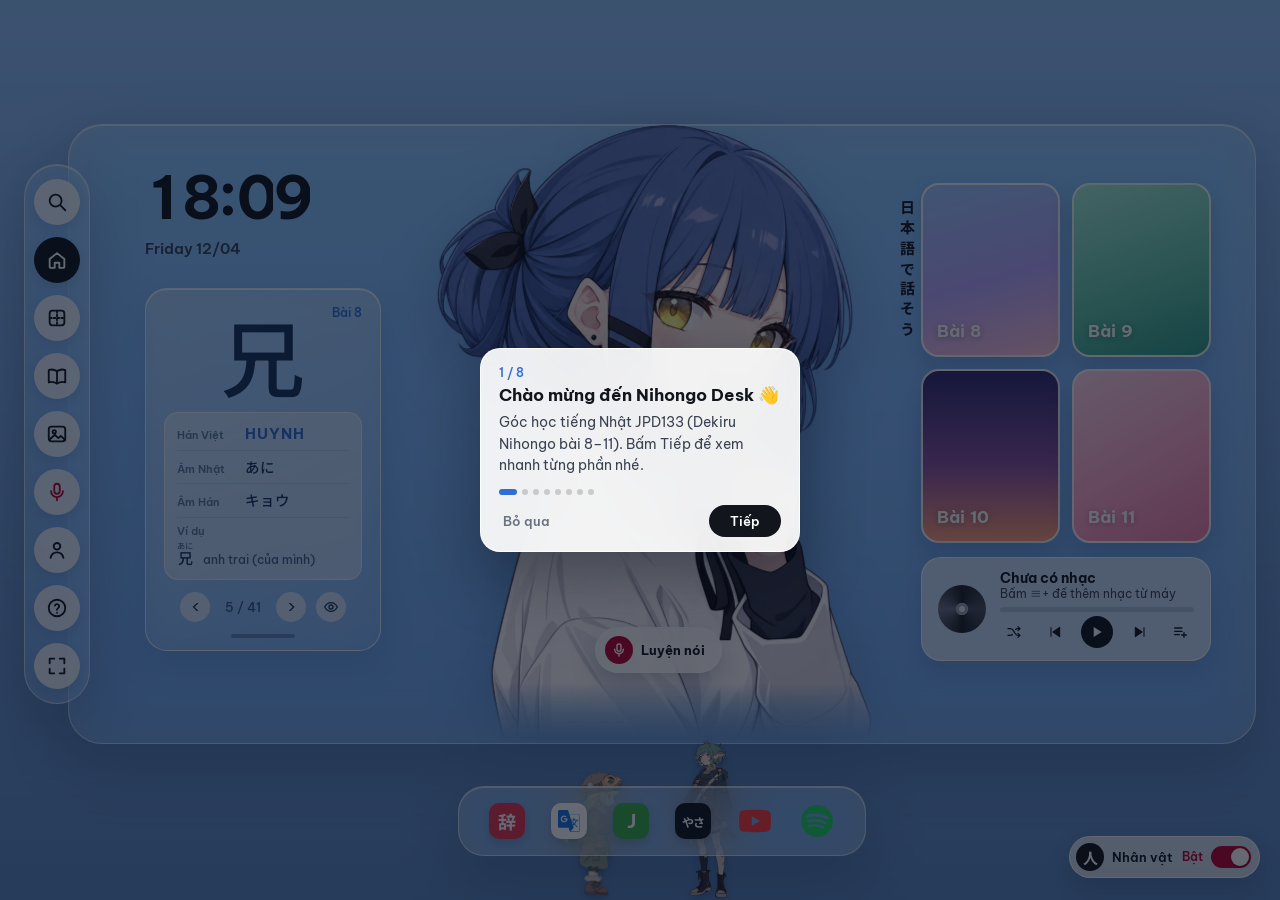
<file: index.html>
<!doctype html>
<html lang="vi">
<head>
  <meta charset="utf-8" />
  <meta name="viewport" content="width=device-width, initial-scale=1" />
  <title>Nihongo Desk</title>
  <meta name="description" content="Góc học tiếng Nhật JPD133 (Dekiru Nihongo bài 8–11) phong cách kính mờ, chuyển động bằng GSAP." />
  <link rel="icon" href="assets/favicon.svg" type="image/svg+xml" />
  <link rel="preconnect" href="https://fonts.googleapis.com" />
  <link rel="preconnect" href="https://fonts.gstatic.com" crossorigin />
  <link rel="preconnect" href="https://images.unsplash.com" />
  <link href="https://fonts.googleapis.com/css2?family=Be+Vietnam+Pro:wght@400;500;600;700&family=Noto+Sans+JP:wght@400;500;700&display=swap" rel="stylesheet" />
  <link rel="stylesheet" href="style.css?v=24" />
  <script>document.documentElement.classList.add("js");</script>
</head>
<body class="home">
  <div class="bg" aria-hidden="true"></div>

  <main class="desktop">
    <nav class="sidebar glass reveal" aria-label="Mục học">
      <a class="side-btn" href="https://mazii.net/vi-VN" target="_blank" rel="noopener" data-label="Tra từ (Mazii)" aria-label="Tra từ trên Mazii"><svg viewBox="0 0 24 24" aria-hidden="true"><circle cx="10.5" cy="10.5" r="6.5"/><path d="M15.5 15.5 21 21"/></svg></a>
      <a class="side-btn" href="./" aria-current="page" data-label="Trang chủ" aria-label="Trang chủ"><svg viewBox="0 0 24 24" aria-hidden="true"><path d="M4 11 12 4.5 20 11v8.5a1 1 0 0 1-1 1h-4.5V15h-5v5.5H5a1 1 0 0 1-1-1Z"/></svg></a>
      <a class="side-btn" href="hoc/#kanji" data-view="kanji" data-label="Chữ Hán" aria-label="Học chữ Hán"><svg viewBox="0 0 24 24" aria-hidden="true"><rect x="4" y="4" width="16" height="16" rx="3"/><path d="M12 4v16M4 12h16" stroke-dasharray="2 2.2"/></svg></a>
      <a class="side-btn" href="hoc/#doc" data-view="doc" data-label="Bài đọc" aria-label="Bài đọc"><svg viewBox="0 0 24 24" aria-hidden="true"><path d="M3 5.5c2.7-1 5.7-.8 9 1.2 3.3-2 6.3-2.2 9-1.2V19c-2.7-1-5.7-.8-9 1.2-3.3-2-6.3-2.2-9-1.2Z"/><path d="M12 6.7v13.5"/></svg></a>
      <a class="side-btn" href="hoc/#tranh" data-view="tranh" data-label="Tranh" aria-label="Tranh kiểm tra"><svg viewBox="0 0 24 24" aria-hidden="true"><rect x="3" y="4" width="18" height="16" rx="3"/><circle cx="9" cy="9.5" r="1.8"/><path d="m4 18 5.5-5.2 4 3.7 2.6-2.4L21 18.5"/></svg></a>
      <button class="side-btn" type="button" data-speak data-label="Luyện nói" aria-label="Luyện nói"><svg viewBox="0 0 24 24" aria-hidden="true"><rect x="9" y="3" width="6" height="11" rx="3"/><path d="M5.5 11a6.5 6.5 0 0 0 13 0M12 17.5V21"/></svg></button>
      <button class="side-btn" type="button" id="castToggle" aria-pressed="true" data-label="Nhân vật" aria-label="Bật/tắt nhân vật"><svg viewBox="0 0 24 24" aria-hidden="true"><circle cx="12" cy="8" r="3.6"/><path d="M5 20.5c.8-3.8 3.6-6 7-6s6.2 2.2 7 6"/></svg></button>
      <button class="side-btn" type="button" id="helpBtn" data-label="Hướng dẫn" aria-label="Xem hướng dẫn"><svg viewBox="0 0 24 24" aria-hidden="true"><circle cx="12" cy="12" r="9"/><path d="M9.6 9.3a2.5 2.5 0 0 1 4.8.9c0 1.7-2.4 2.2-2.4 3.8"/><path d="M12 17.2v.1"/></svg></button>
      <button class="side-btn" type="button" id="fsBtn" data-label="Toàn màn hình" aria-label="Toàn màn hình" hidden><svg viewBox="0 0 24 24" aria-hidden="true"><path d="M4 9V4h5M20 9V4h-5M4 15v5h5M20 15v5h-5"/></svg></button>
    </nav>

    <!-- Main frosted panel -->
    <section class="panel glass reveal" aria-label="Bảng học">
      <h1 class="sr-only">Nihongo Desk · học tiếng Nhật JPD133</h1>
      <div class="col-left">
        <div class="clock-wrap widget">
          <div class="clock" id="clock" aria-label="Giờ hiện tại">
            <span class="digit"><span>0</span></span><span class="digit"><span>0</span></span><span class="colon">:</span><span class="digit"><span>0</span></span><span class="digit"><span>0</span></span>
          </div>
          <div class="date" id="date">Monday 01/01</div>
        </div>

        <!-- Kanji of the day: big glyph, Hán Việt, reading, one example -->
        <section class="kcard widget" id="kcard" aria-labelledby="kTitle">
          <h2 class="sr-only" id="kTitle">Chữ Hán hôm nay</h2>
          <div class="kc-body" id="kBody">
            <span class="kc-lesson" id="kLesson">Bài 8</span>
            <div class="kc-char" id="kChar" lang="ja">家</div>
            <dl class="kc-info">
              <div><dt>Hán Việt</dt><dd class="kc-hv quizable" id="kHv">—</dd></div>
              <div><dt>Âm Nhật</dt><dd class="quizable" id="kKun" lang="ja">—</dd></div>
              <div><dt>Âm Hán</dt><dd class="quizable" id="kOn" lang="ja">—</dd></div>
              <div class="kc-exrow"><dt>Ví dụ</dt><dd class="kc-ex quizable" id="kEx"></dd></div>
            </dl>
          </div>
          <div class="kc-ctl">
            <button type="button" class="kc-btn" id="kPrev" aria-label="Chữ trước">‹</button>
            <span class="kc-count" id="kCount">1 / 41</span>
            <button type="button" class="kc-btn" id="kNext" aria-label="Chữ tiếp theo">›</button>
            <button type="button" class="kc-btn kc-eye" id="kQuiz" aria-pressed="false" aria-label="Che đáp án để tự kiểm tra" title="Che đáp án">
              <svg viewBox="0 0 24 24" aria-hidden="true"><path d="M2.5 12S6 5.5 12 5.5 21.5 12 21.5 12 18 18.5 12 18.5 2.5 12 2.5 12Z"/><circle cx="12" cy="12" r="3"/><path class="slash" d="M4 20 20 4"/></svg>
            </button>
          </div>
          <div class="kc-handle" aria-hidden="true"></div>
        </section>
      </div>

      <div class="col-center">
        <button type="button" class="hero widget" id="hero" data-speak="hero" aria-label="Luyện nói: bấm để được hỏi một câu tiếng Nhật">
          <img src="assets/hero.webp?v=10" alt="" width="900" height="1164" decoding="async" />
        </button>
        <p class="hero-tag widget" lang="ja" aria-hidden="true">日本語で話そう</p>
        <button type="button" class="talk-chip widget" data-speak="hero">
          <svg viewBox="0 0 24 24" aria-hidden="true"><rect x="9" y="3" width="6" height="11" rx="3"/><path d="M5.5 11a6.5 6.5 0 0 0 13 0M12 17.5V21"/></svg>
          <span>Luyện nói</span>
        </button>
      </div>

      <div class="col-right">

        <nav class="gallery" aria-label="Các bài học">
          <a class="lesson-card widget card-1" href="hoc/?bai=8#kanji">
            <span class="lc-name">Bài 8</span>
          </a>
          <a class="lesson-card widget card-2" href="hoc/?bai=9#kanji">
            <span class="lc-name">Bài 9</span>
          </a>
          <a class="lesson-card widget card-3" href="hoc/?bai=10#kanji">
            <span class="lc-name">Bài 10</span>
          </a>
          <a class="lesson-card widget card-4" href="hoc/?bai=11#kanji">
            <span class="lc-name">Bài 11</span>
          </a>
        </nav>

        <div class="player widget" id="player" aria-label="Nhạc">
          <button type="button" class="cover" id="cover" aria-label="Mở danh sách nhạc"><img id="coverImg" alt="" hidden><span></span></button>
          <div class="player-body">
            <div class="track"><span id="trackTitle">Chưa có nhạc</span><small id="trackArtist"></small></div>
            <div class="progress" role="progressbar" aria-label="Tiến độ bài nhạc" aria-valuemin="0" aria-valuemax="100" aria-valuenow="0"><span id="progressFill"></span></div>
            <div class="controls">
              <button type="button" class="ctl" id="shuffleBtn" aria-label="Phát ngẫu nhiên" aria-pressed="false">
                <svg viewBox="0 0 24 24"><path d="M3 7h3.5c2 0 3.2 1 4.3 2.6l2.4 3.8C14.3 15 15.5 17 17.5 17H21M3 17h3.5c1.3 0 2.2-.5 3-1.3M14.5 8.3c.8-.8 1.7-1.3 3-1.3H21M18 4l3 3-3 3M18 14l3 3-3 3" fill="none" stroke="currentColor" stroke-width="1.8" stroke-linecap="round" stroke-linejoin="round"/></svg>
              </button>
              <button type="button" class="ctl" id="prevBtn" aria-label="Bài trước">
                <svg viewBox="0 0 24 24"><path d="M6 5v14M19 5 9 12l10 7V5Z" fill="currentColor" stroke="currentColor" stroke-width="1.6" stroke-linejoin="round"/></svg>
              </button>
              <button type="button" class="ctl ctl-play" id="playBtn" aria-label="Phát" aria-pressed="false">
                <svg viewBox="0 0 24 24" class="i-play"><path d="M7 4.5v15l12-7.5-12-7.5Z" fill="currentColor"/></svg>
                <svg viewBox="0 0 24 24" class="i-pause"><path d="M7 4h3.5v16H7zM13.5 4H17v16h-3.5z" fill="currentColor"/></svg>
              </button>
              <button type="button" class="ctl" id="nextBtn" aria-label="Bài tiếp">
                <svg viewBox="0 0 24 24"><path d="M18 5v14M5 5l10 7-10 7V5Z" fill="currentColor" stroke="currentColor" stroke-width="1.6" stroke-linejoin="round"/></svg>
              </button>
              <button type="button" class="ctl" id="listBtn" aria-label="Danh sách nhạc và thêm nhạc từ máy" title="Danh sách · thêm nhạc từ máy">
                <svg viewBox="0 0 24 24"><path d="M4 6h11M4 11h11M4 16h7M18 13v7M14.5 16.5h7" fill="none" stroke="currentColor" stroke-width="2" stroke-linecap="round"/></svg>
              </button>
            </div>
          </div>
        </div>
      </div>
    </section>

    <nav class="dock glass reveal" aria-label="Công cụ học">
      <a class="dock-item" href="https://mazii.net/vi-VN" target="_blank" rel="noopener" aria-label="Mazii – từ điển Nhật Việt" data-label="Mazii"><span class="app-tile t-mazii" lang="ja">辞</span></a>
      <a class="dock-item" href="https://translate.google.com/?sl=ja&amp;tl=vi" target="_blank" rel="noopener" aria-label="Google Dịch Nhật – Việt" data-label="Google Dịch"><span class="app-tile t-trans"><i class="ico i-gtranslate"></i></span></a>
      <a class="dock-item" href="https://jisho.org/" target="_blank" rel="noopener" aria-label="Jisho – từ điển Nhật Anh" data-label="Jisho"><span class="app-tile t-jisho">J</span></a>
      <a class="dock-item" href="https://www3.nhk.or.jp/news/easy/" target="_blank" rel="noopener" aria-label="NHK News Web Easy" data-label="NHK Easy"><span class="app-tile t-nhk" lang="ja">やさ</span></a>
      <a class="dock-item" href="https://www.youtube.com/results?search_query=dekiru+nihongo" target="_blank" rel="noopener" aria-label="YouTube – Dekiru Nihongo" data-label="YouTube"><i class="ico i-youtube"></i></a>
      <a class="dock-item" href="https://open.spotify.com/search/lofi%20japan" target="_blank" rel="noopener" aria-label="Spotify – nhạc lofi để học" data-label="Spotify"><i class="ico i-spotify"></i></a>
    </nav>
  </main>

  <script src="https://cdnjs.cloudflare.com/ajax/libs/gsap/3.12.5/gsap.min.js"></script>
  <script src="assets/glass-ui.js?v=16"></script>
  <script src="assets/speak.js?v=11"></script>
  <script src="assets/characters.js?v=14"></script>
  <script src="assets/music.js?v=21"></script>
  <script src="assets/tour.js?v=2"></script>
  <script src="main.js?v=14"></script>
</body>
</html>
</file>
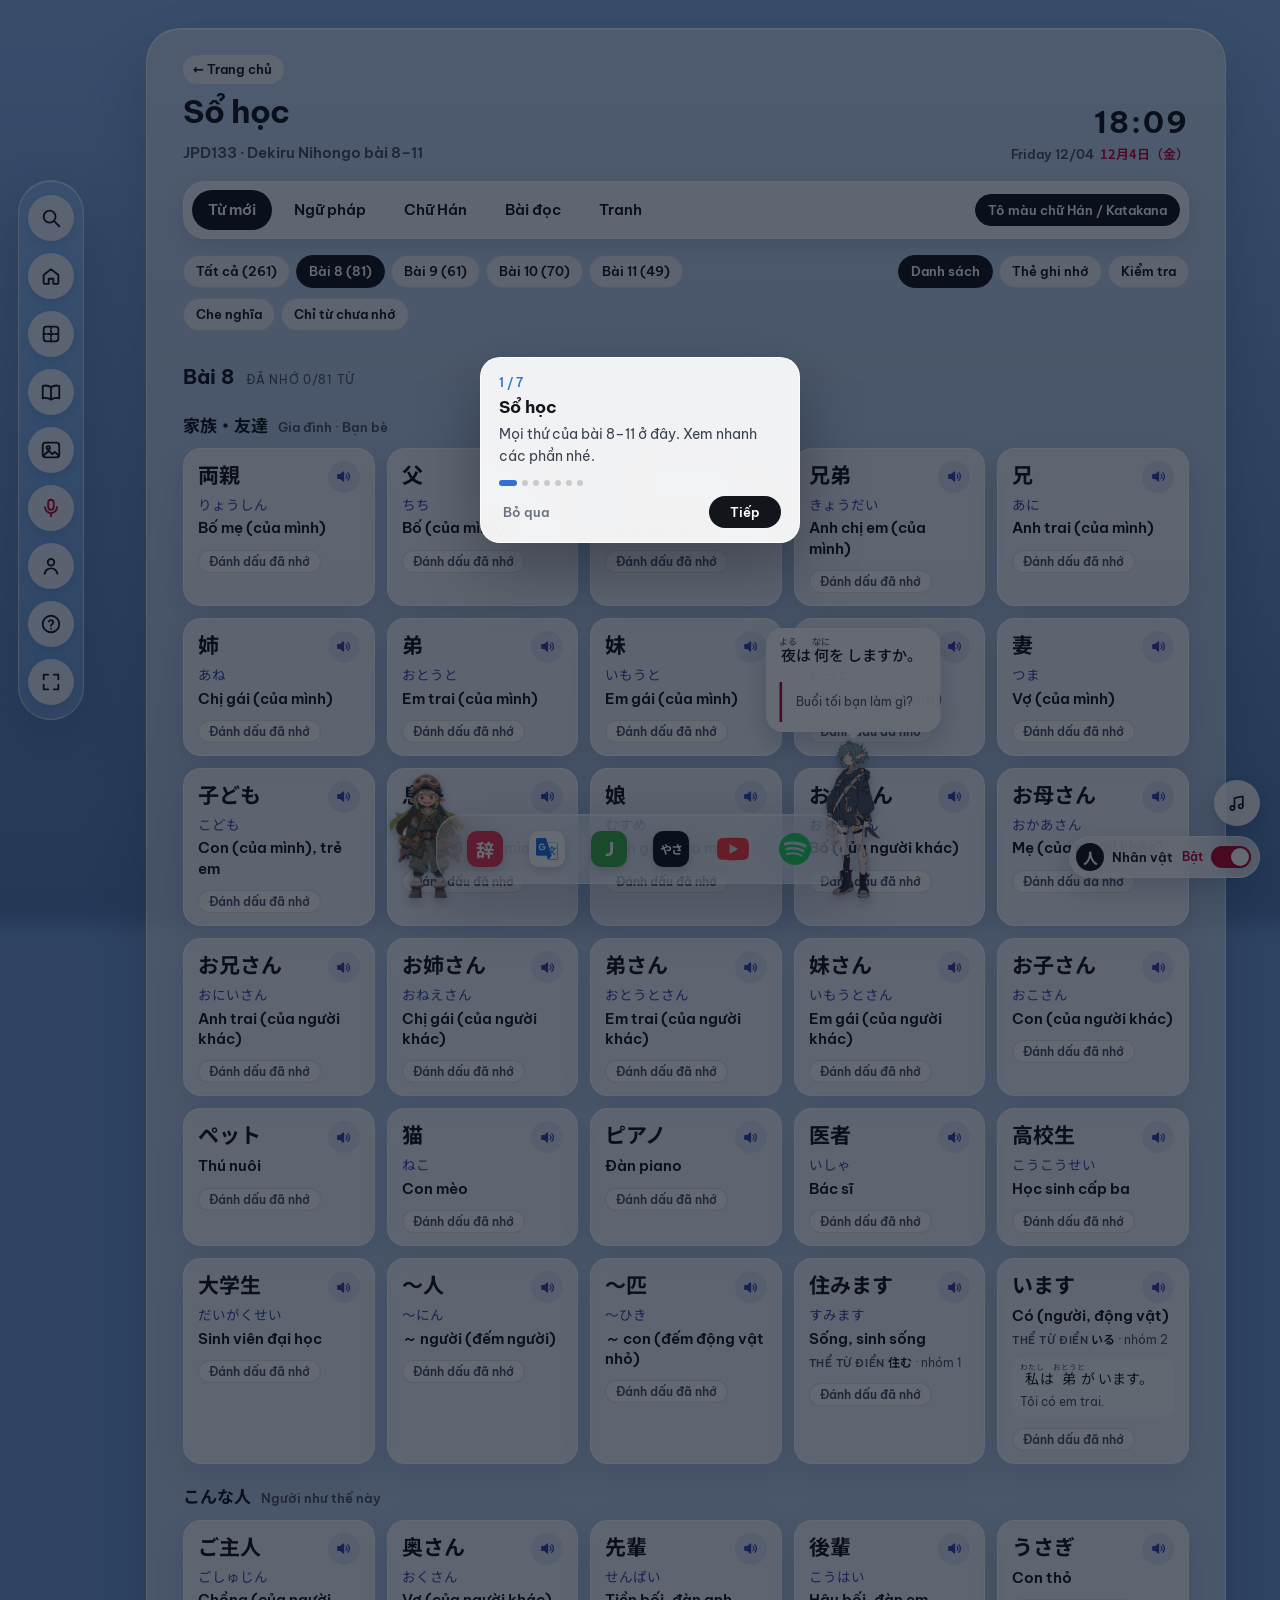
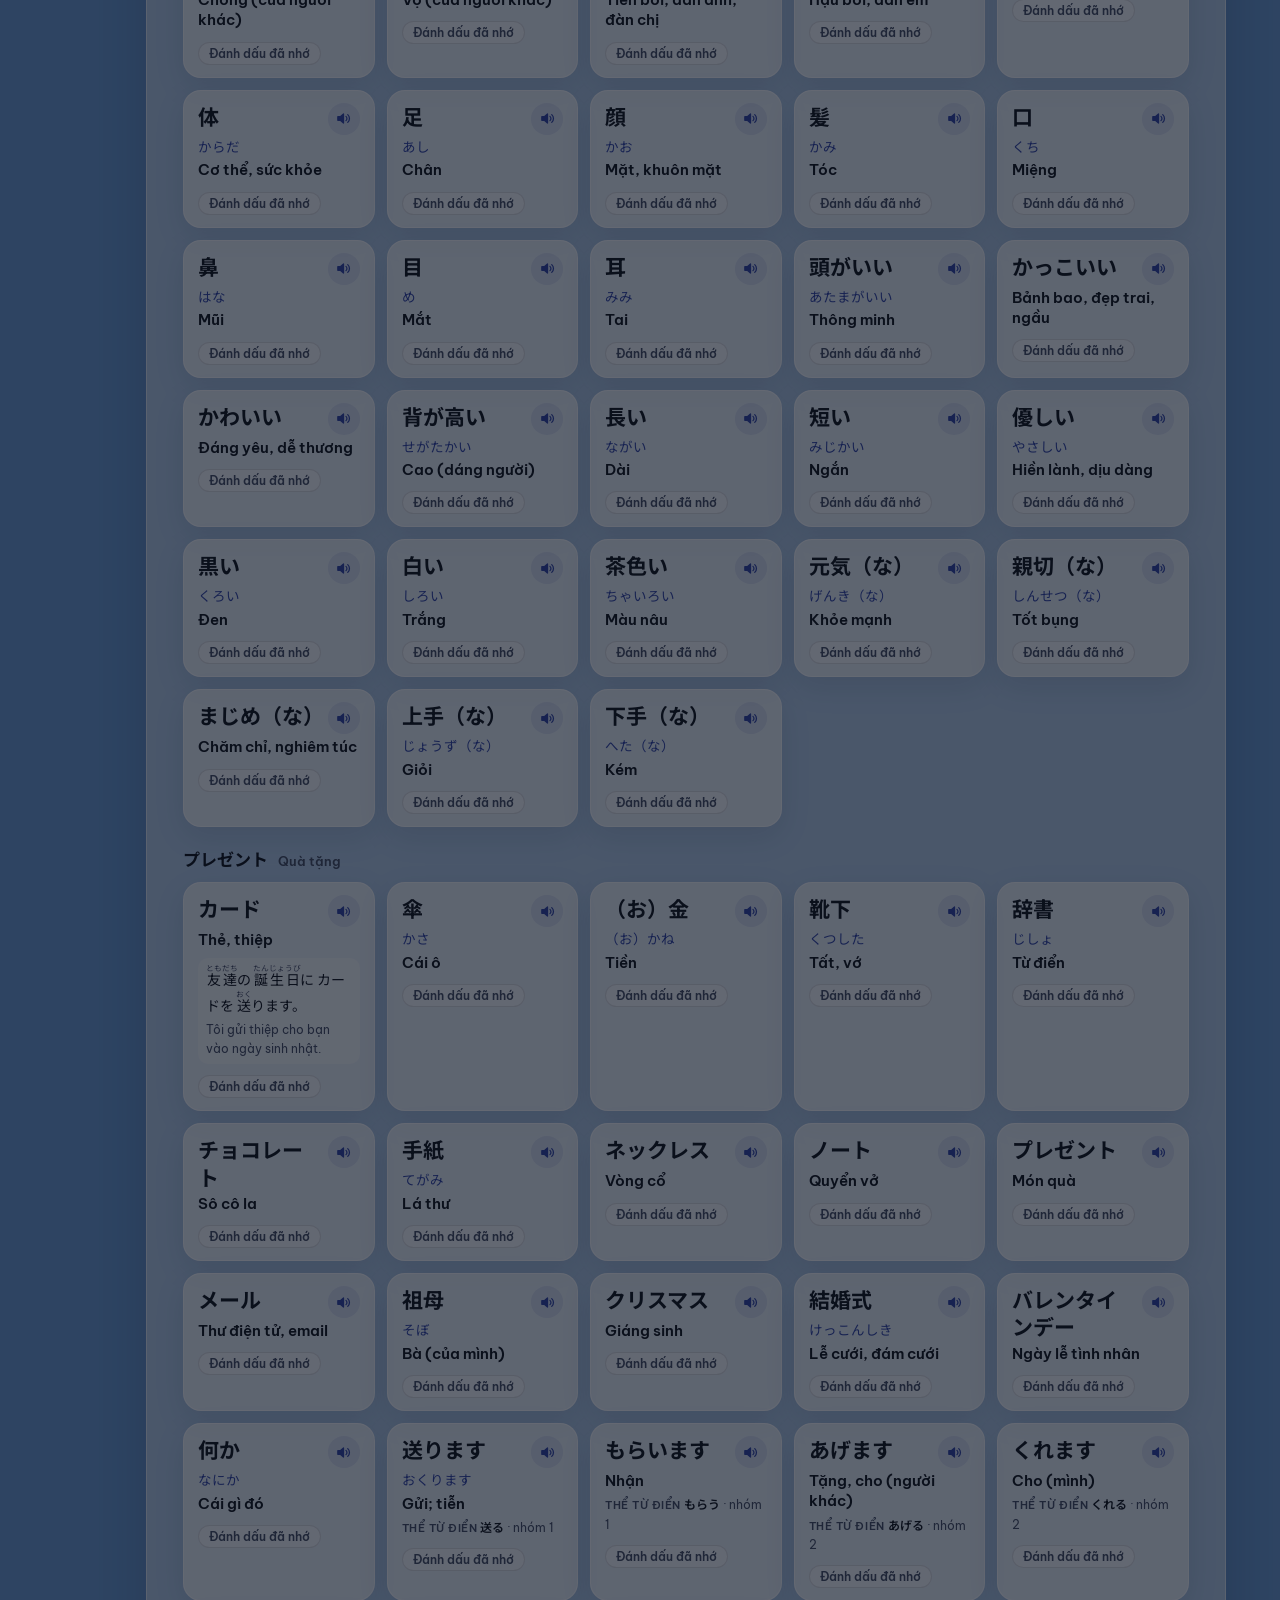
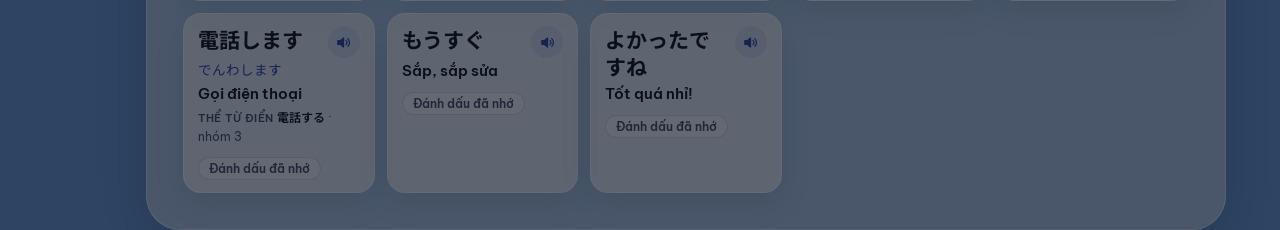
<file: hoc/index.html>
<!doctype html>
<html lang="vi">
<head>
<meta charset="utf-8">
<meta name="viewport" content="width=device-width, initial-scale=1">
<title>Sổ học · Nihongo Desk</title>
<meta name="description" content="Từ mới và ngữ pháp bài 8–10, 41 chữ Hán, 11 bài đọc và 28 tranh kiểm tra JPD133 (Dekiru Nihongo bài 8–11).">
<link rel="icon" href="../assets/favicon.svg" type="image/svg+xml">
<link rel="preconnect" href="https://fonts.googleapis.com">
<link rel="preconnect" href="https://fonts.gstatic.com" crossorigin>
<link rel="stylesheet" href="https://fonts.googleapis.com/css2?family=Be+Vietnam+Pro:wght@400;500;600;700&family=Noto+Sans+JP:wght@400;500;700&display=swap">
<link rel="stylesheet" href="../style.css?v=24">
<link rel="stylesheet" href="study.css?v=16">
<script>
document.documentElement.classList.add("js");
/* ?bai=8 from the home lesson cards: preselect that lesson in every filter, then tidy the URL. */
(function () {
  var m = /[?&]bai=(8|9|10|11)\b/.exec(location.search);
  if (!m) return;
  try { ["kl", "dl", "tl", "vl", "gl"].forEach(function (k) { localStorage.setItem(k, m[1]); }); } catch (e) {}
  history.replaceState(null, "", location.pathname + location.hash);
})();
</script>
</head>
<body class="study-page">
<div class="bg" aria-hidden="true"></div>

<nav class="sidebar glass reveal" aria-label="Mục học">
  <a class="side-btn" href="https://mazii.net/vi-VN" target="_blank" rel="noopener" data-label="Tra từ (Mazii)" aria-label="Tra từ trên Mazii"><svg viewBox="0 0 24 24" aria-hidden="true"><circle cx="10.5" cy="10.5" r="6.5"/><path d="M15.5 15.5 21 21"/></svg></a>
  <a class="side-btn" href="../" data-label="Trang chủ" aria-label="Trang chủ"><svg viewBox="0 0 24 24" aria-hidden="true"><path d="M4 11 12 4.5 20 11v8.5a1 1 0 0 1-1 1h-4.5V15h-5v5.5H5a1 1 0 0 1-1-1Z"/></svg></a>
  <a class="side-btn" href="#kanji" data-view="kanji" data-label="Chữ Hán" aria-label="Học chữ Hán"><svg viewBox="0 0 24 24" aria-hidden="true"><rect x="4" y="4" width="16" height="16" rx="3"/><path d="M12 4v16M4 12h16" stroke-dasharray="2 2.2"/></svg></a>
  <a class="side-btn" href="#doc" data-view="doc" data-label="Bài đọc" aria-label="Bài đọc"><svg viewBox="0 0 24 24" aria-hidden="true"><path d="M3 5.5c2.7-1 5.7-.8 9 1.2 3.3-2 6.3-2.2 9-1.2V19c-2.7-1-5.7-.8-9 1.2-3.3-2-6.3-2.2-9-1.2Z"/><path d="M12 6.7v13.5"/></svg></a>
  <a class="side-btn" href="#tranh" data-view="tranh" data-label="Tranh" aria-label="Tranh kiểm tra"><svg viewBox="0 0 24 24" aria-hidden="true"><rect x="3" y="4" width="18" height="16" rx="3"/><circle cx="9" cy="9.5" r="1.8"/><path d="m4 18 5.5-5.2 4 3.7 2.6-2.4L21 18.5"/></svg></a>
  <button class="side-btn" type="button" data-speak data-label="Luyện nói" aria-label="Luyện nói"><svg viewBox="0 0 24 24" aria-hidden="true"><rect x="9" y="3" width="6" height="11" rx="3"/><path d="M5.5 11a6.5 6.5 0 0 0 13 0M12 17.5V21"/></svg></button>
  <button class="side-btn" type="button" id="castToggle" aria-pressed="true" data-label="Nhân vật" aria-label="Bật/tắt nhân vật"><svg viewBox="0 0 24 24" aria-hidden="true"><circle cx="12" cy="8" r="3.6"/><path d="M5 20.5c.8-3.8 3.6-6 7-6s6.2 2.2 7 6"/></svg></button>
  <button class="side-btn" type="button" id="helpBtn" data-label="Hướng dẫn" aria-label="Xem hướng dẫn"><svg viewBox="0 0 24 24" aria-hidden="true"><circle cx="12" cy="12" r="9"/><path d="M9.6 9.3a2.5 2.5 0 0 1 4.8.9c0 1.7-2.4 2.2-2.4 3.8"/><path d="M12 17.2v.1"/></svg></button>
  <button class="side-btn" type="button" id="fsBtn" data-label="Toàn màn hình" aria-label="Toàn màn hình" hidden><svg viewBox="0 0 24 24" aria-hidden="true"><path d="M4 9V4h5M20 9V4h-5M4 15v5h5M20 15v5h-5"/></svg></button>
</nav>

<main class="wrap reveal">
  <header class="top">
    <div class="top-title">
      <a class="back-home" href="../">← Trang chủ</a>
      <h1>Sổ học</h1>
      <p class="subtitle">JPD133 · Dekiru Nihongo bài 8–11</p>
    </div>
    <div class="top-side" aria-hidden="true">
      <div class="mini-clock" id="miniClock">00:00</div>
      <div class="mini-date" id="miniDate"></div>
    </div>
  </header>

  <div class="bar">
    <div class="tabs" role="tablist">
      <button class="tab" role="tab" id="tab-tu" data-view="tu">Từ mới</button>
      <button class="tab" role="tab" id="tab-np" data-view="np">Ngữ pháp</button>
      <button class="tab" role="tab" id="tab-kanji" data-view="kanji">Chữ Hán</button>
      <button class="tab" role="tab" id="tab-doc" data-view="doc">Bài đọc</button>
      <button class="tab" role="tab" id="tab-tranh" data-view="tranh">Tranh</button>
    </div>
    <div class="toggles">
      <button class="chip" id="t-hl" aria-pressed="true">Tô màu chữ Hán / Katakana</button>
    </div>
  </div>

  <section id="view-tu" hidden>
    <div class="sub">
      <div class="filters" id="tu-lesson"></div>
      <div class="filters" id="tu-mode"></div>
    </div>
    <div class="sub tu-opts">
      <div class="filters">
        <button class="chip" id="tu-hide" aria-pressed="false">Che nghĩa</button>
        <button class="chip" id="tu-only" aria-pressed="false">Chỉ từ chưa nhớ</button>
        <button class="chip" id="tu-dir">Nhật → Việt</button>
      </div>
    </div>
    <div id="tu-out"></div>
  </section>

  <section id="view-np" hidden>
    <div class="sub">
      <div class="filters" id="np-lesson"></div>
      <p class="hint">Đọc mẫu câu và ví dụ (bấm loa để nghe), rồi làm phần luyện tập cuối mỗi bài.</p>
    </div>
    <div id="np-out"></div>
  </section>

  <section id="view-kanji" hidden>
    <div class="sub">
      <div class="filters" id="lesson-filter"></div>
      <button class="chip" id="t-quiz" aria-pressed="false">Chế độ tự kiểm tra</button>
    </div>
    <p class="sub hint" id="quiz-hint" hidden>Cách đọc và nghĩa đang bị che. Nhìn chữ, tự nói âm Hán Việt, âm Nhật, âm Hán rồi bấm vào thẻ để xem đáp án.</p>
    <div id="kanji-out"></div>
  </section>

  <section id="view-doc" hidden>
    <details class="howto"><summary>Cách luyện mỗi bài</summary>
      <ol>
        <li>Đọc 5 chữ Hán và 5 từ katakana ở khung trên cùng trước.</li>
        <li>Đọc to bài văn. Chữ Hán nào chưa nhớ cách đọc thì tra ở mục “Tra cách đọc” cuối mỗi bài.</li>
        <li>Trả lời 3 câu hỏi bằng tiếng Nhật, rồi mới mở đáp án và bản dịch.</li>
      </ol>
    </details>
    <div class="sub"><div class="filters" id="doc-filter"></div></div>
    <div class="plist hl" id="doc-out"></div>
  </section>

  <section id="view-tranh" hidden>
    <details class="howto"><summary>Cách luyện với tranh</summary>
      <ol>
        <li>Nhìn tranh, đọc câu hỏi rồi tự nói hoặc gõ câu trả lời vào ô.</li>
        <li>Chưa nghĩ ra thì bấm “Gợi ý” để xem nghĩa câu hỏi, mẫu ngữ pháp và từ cần dùng.</li>
        <li>Bấm “Xem đáp án” để so sánh, xem bản dịch và mục ngữ pháp trong tài liệu JPD133.</li>
      </ol>
    </details>
    <div class="sub"><div class="filters" id="tranh-filter"></div></div>
    <div class="tlist" id="tranh-out"></div>
  </section>
</main>

<nav class="dock glass reveal" aria-label="Công cụ học">
  <a class="dock-item" href="https://mazii.net/vi-VN" target="_blank" rel="noopener" aria-label="Mazii – từ điển Nhật Việt" data-label="Mazii"><span class="app-tile t-mazii" lang="ja">辞</span></a>
  <a class="dock-item" href="https://translate.google.com/?sl=ja&amp;tl=vi" target="_blank" rel="noopener" aria-label="Google Dịch Nhật – Việt" data-label="Google Dịch"><span class="app-tile t-trans"><i class="ico i-gtranslate"></i></span></a>
  <a class="dock-item" href="https://jisho.org/" target="_blank" rel="noopener" aria-label="Jisho – từ điển Nhật Anh" data-label="Jisho"><span class="app-tile t-jisho">J</span></a>
  <a class="dock-item" href="https://www3.nhk.or.jp/news/easy/" target="_blank" rel="noopener" aria-label="NHK News Web Easy" data-label="NHK Easy"><span class="app-tile t-nhk" lang="ja">やさ</span></a>
  <a class="dock-item" href="https://www.youtube.com/results?search_query=dekiru+nihongo" target="_blank" rel="noopener" aria-label="YouTube – Dekiru Nihongo" data-label="YouTube"><i class="ico i-youtube"></i></a>
  <a class="dock-item" href="https://open.spotify.com/search/lofi%20japan" target="_blank" rel="noopener" aria-label="Spotify – nhạc lofi để học" data-label="Spotify"><i class="ico i-spotify"></i></a>
</nav>

<script type="application/json" id="data">
{"kanji":[{"lesson":"8","title":"大切な人","vi":"Người quan trọng","items":[{"k":"家","hv":"GIA","on":"カ","kun":"いえ、うち","s":10,"tip":"Mái nhà 宀 che con lợn 豕: ngày xưa nhà nào cũng nuôi lợn, nên đó là cái nhà.","ex":[["{家|うち}","nhà"],["{家族|かぞく}","gia đình"],["{大家|おおや}","chủ nhà trọ","ngoại lệ: đọc âm Nhật"]]},{"k":"族","hv":"TỘC","on":"ゾク","kun":"—","s":11,"tip":"Những người tụ lại dưới cùng một lá cờ 方 và mũi tên 矢 là một tộc.","ex":[["{家族|かぞく}","gia đình"],["{族長|ぞくちょう}","tộc trưởng"]]},{"k":"父","hv":"PHỤ","on":"フ","kun":"ちち","s":4,"tip":"Hai bàn tay cầm rìu bắt chéo: người cha lao động.","ex":[["{父|ちち}","bố (của mình)"],["お{父|とう}さん","bố (người khác) / gọi bố","cách đọc đặc biệt"],["{父母|ふぼ}","cha mẹ"]]},{"k":"母","hv":"MẪU","on":"ボ","kun":"はは","s":5,"tip":"Hình người mẹ, hai chấm là bầu sữa nuôi con.","ex":[["{母|はは}","mẹ (của mình)"],["お{母|かあ}さん","mẹ (người khác) / gọi mẹ","cách đọc đặc biệt"],["{母国語|ぼこくご}","tiếng mẹ đẻ"]]},{"k":"兄","hv":"HUYNH","on":"キョウ","kun":"あに","s":5,"tip":"Cái miệng 口 trên đôi chân 儿: anh cả là người lên tiếng dặn dò các em.","ex":[["{兄|あに}","anh trai (của mình)"],["お{兄|にい}さん","anh trai (người khác)","cách đọc đặc biệt"],["{兄弟|きょうだい}","anh chị em"]]},{"k":"弟","hv":"ĐỆ","on":"ダイ","kun":"おとうと","s":7,"tip":"Sợi dây quấn quanh cọc theo thứ tự: em trai đứng sau trong thứ bậc.","ex":[["{弟|おとうと}","em trai (của mình)"],["{弟|おとうと}さん","em trai (người khác)"],["{兄弟|きょうだい}","anh chị em"]]},{"k":"姉","hv":"TỈ","on":"シ","kun":"あね","s":8,"tip":"Bộ nữ 女 + chợ 市: chị gái dắt em đi chợ.","ex":[["{姉|あね}","chị gái (của mình)"],["お{姉|ねえ}さん","chị gái (người khác)","cách đọc đặc biệt"],["{姉妹|しまい}","chị em gái"]]},{"k":"妹","hv":"MUỘI","on":"マイ","kun":"いもうと","s":8,"tip":"Bộ nữ 女 + 未 (chưa): cô gái chưa lớn là em gái.","ex":[["{妹|いもうと}","em gái (của mình)"],["{妹|いもうと}さん","em gái (người khác)"],["{姉妹|しまい}","chị em gái"]]},{"k":"犬","hv":"KHUYỂN","on":"ケン","kun":"いぬ","s":4,"tip":"Chữ 大 (to) thêm một chấm là cái tai: con chó.","ex":[["{犬|いぬ}","con chó"],["{愛犬|あいけん}","chó cưng"],["{子犬|こいぬ}","chó con","ngoại lệ: đọc âm Nhật"]]},{"k":"高","hv":"CAO","on":"コウ","kun":"たか・い","s":10,"tip":"Hình tòa tháp nhiều tầng, có mái và cửa: cao.","ex":[["{高|たか}い","cao; đắt"],["{高校|こうこう}","trường THPT"],["{高校生|こうこうせい}","học sinh cấp 3"]]},{"k":"短","hv":"ĐOẢN","on":"タン","kun":"みじか・い","s":12,"tip":"Mũi tên 矢 và hạt đậu 豆, cả hai đều ngắn.","ex":[["{短|みじか}い","ngắn"],["{短大|たんだい}","trường cao đẳng"]]},{"k":"長","hv":"TRƯỜNG / TRƯỞNG","on":"チョウ","kun":"なが・い","s":8,"tip":"Ông lão tóc dài bay trong gió: dài; người lớn tuổi thì làm trưởng.","ex":[["{長|なが}い","dài"],["{社長|しゃちょう}","giám đốc"],["{校長|こうちょう}","hiệu trưởng"]]}]},{"lesson":"9","title":"好きなこと","vi":"Điều mình thích","items":[{"k":"好","hv":"HẢO","on":"コウ","kun":"す・き","s":6,"tip":"Người mẹ 女 ôm đứa con 子: ai cũng thích.","ex":[["{好|す}き","thích"],["{大好|だいす}き","rất thích","好 vẫn đọc âm Nhật"],["{大好物|だいこうぶつ}","món khoái khẩu"]]},{"k":"歌","hv":"CA","on":"カ","kun":"うた、うた・う","s":14,"tip":"可可 + 欠 (há miệng): há miệng hát mãi không thôi.","ex":[["{歌|うた}","bài hát"],["{歌|うた}う","hát"],["{国歌|こっか}","quốc ca"]]},{"k":"音","hv":"ÂM","on":"オン","kun":"おと","s":9,"tip":"Đứng 立 dưới mặt trời 日 lắng nghe âm thanh.","ex":[["{音|おと}","âm thanh, tiếng"],["{音楽|おんがく}","âm nhạc"],["{音読|おんよ}み","âm Hán"]]},{"k":"楽","hv":"NHẠC / LẠC","on":"ガク・ラク","kun":"たの・しい","s":13,"tip":"Cái trống đặt trên giá gỗ 木: đánh trống thì vui, ra âm nhạc.","ex":[["{楽|たの}しい","vui"],["{音楽|おんがく}","âm nhạc"]]},{"k":"車","hv":"XA","on":"シャ","kun":"くるま","s":7,"tip":"Chiếc xe nhìn từ trên xuống: thùng xe ở giữa, trục bánh xuyên qua.","ex":[["{車|くるま}","ô tô"],["{下車|げしゃ}","xuống xe"],["{車道|しゃどう}","lòng đường"]]},{"k":"映","hv":"ẢNH / ÁNH","on":"エイ","kun":"—","s":9,"tip":"Mặt trời 日 chiếu vào giữa 央: phản chiếu, chiếu phim.","ex":[["{映画|えいが}","phim"],["{映画館|えいがかん}","rạp chiếu phim"]]},{"k":"画","hv":"HỌA / HOẠCH","on":"ガ・カク","kun":"—","s":8,"tip":"Bức tranh nằm trong khung: họa.","ex":[["{映画|えいが}","phim"],["{計画|けいかく}","kế hoạch"]]},{"k":"旅","hv":"LỮ","on":"リョ","kun":"たび","s":10,"tip":"Đoàn người đi theo lá cờ 方: lữ hành.","ex":[["{旅|たび}","chuyến đi"],["{旅行|りょこう}","du lịch"],["{旅館|りょかん}","nhà trọ kiểu Nhật"]]},{"k":"海","hv":"HẢI","on":"カイ","kun":"うみ","s":9,"tip":"Nước 氵 ở mọi 毎 nơi: biển.","ex":[["{海|うみ}","biển"],["{海水|かいすい}","nước biển"],["{海外|かいがい}","nước ngoài"]]},{"k":"外","hv":"NGOẠI","on":"ガイ","kun":"そと","s":5,"tip":"Buổi tối 夕 ra ngoài xem bói 卜: bên ngoài.","ex":[["{外|そと}","bên ngoài"],["{外国|がいこく}","nước ngoài"],["{外国人|がいこくじん}","người nước ngoài"]]}]},{"lesson":"10","title":"バスツアー","vi":"Tour xe buýt","items":[{"k":"駅","hv":"DỊCH","on":"エキ","kun":"—","solo":"えき (dùng luôn âm Hán)","s":14,"tip":"Ngựa 馬 + 尺: trạm đổi ngựa ngày xưa, nay là nhà ga.","ex":[["{駅|えき}","nhà ga"],["{駅長|えきちょう}","trưởng ga"]]},{"k":"上","hv":"THƯỢNG","on":"ジョウ","kun":"うえ","s":3,"tip":"Vạch đứng chỉ lên phía trên đường ngang.","ex":[["{上|うえ}","trên"],["{上京|じょうきょう}","lên Tokyo"],["{上下|じょうげ}","trên dưới"]]},{"k":"下","hv":"HẠ","on":"カ・ゲ","kun":"した","s":3,"tip":"Vạch đứng chỉ xuống phía dưới đường ngang.","ex":[["{下|した}","dưới"],["{下車|げしゃ}","xuống xe"],["{地下|ちか}","dưới lòng đất, ngầm"]]},{"k":"地","hv":"ĐỊA","on":"チ","kun":"—","s":6,"tip":"Bộ thổ 土 (đất) đứng bên trái: mặt đất.","ex":[["{地図|ちず}","bản đồ"],["{地下|ちか}","ngầm, tầng hầm"],["{土地|とち}","đất đai"]]},{"k":"図","hv":"ĐỒ","on":"ズ・ト","kun":"—","solo":"ず (dùng luôn âm Hán)","s":7,"tip":"Khung 囗 bao quanh các nét vẽ: hình vẽ, bản đồ.","ex":[["{地図|ちず}","bản đồ"],["{図書館|としょかん}","thư viện"],["{図|ず}","hình vẽ"]]},{"k":"館","hv":"QUÁN","on":"カン","kun":"—","s":16,"tip":"Bộ thực 食 + 官 (quan): tòa nhà lớn có chỗ ăn ở.","ex":[["{映画館|えいがかん}","rạp chiếu phim"],["{図書館|としょかん}","thư viện"],["{旅館|りょかん}","nhà trọ kiểu Nhật"]]},{"k":"右","hv":"HỮU","on":"ユウ","kun":"みぎ","s":5,"tip":"Bàn tay + cái miệng 口: tay phải đưa đồ ăn lên miệng.","ex":[["{右|みぎ}","bên phải"],["{左右|さゆう}","trái phải"]]},{"k":"左","hv":"TẢ","on":"サ","kun":"ひだり","s":5,"tip":"Bàn tay + 工 (thước thợ): tay trái giữ thước.","ex":[["{左|ひだり}","bên trái"],["{左右|さゆう}","trái phải"]]},{"k":"道","hv":"ĐẠO","on":"ドウ","kun":"みち","s":12,"tip":"Cái đầu 首 cùng bước chân 辶: con đường mình đi.","ex":[["{道|みち}","con đường"],["{書道|しょどう}","thư pháp"],["{車道|しゃどう}","lòng đường xe chạy"]]}]},{"lesson":"11","title":"私の生活","vi":"Cuộc sống của tôi","items":[{"k":"起","hv":"KHỞI","on":"キ","kun":"お・きる、お・こす","s":10,"tip":"Bộ tẩu 走 (chạy) + 己 (bản thân): tự bật dậy mà chạy.","ex":[["{起|お}きる","thức dậy"],["{起|お}こす","đánh thức; gây ra"],["{起床|きしょう}","thức dậy (văn viết)"]]},{"k":"歩","hv":"BỘ","on":"ホ","kun":"ある・く","s":8,"tip":"止 (dừng) + 少 (ít): đi từng bước nhỏ.","ex":[["{歩|ある}く","đi bộ"],["{歩行|ほこう}","bộ hành"],["{一歩|いっぽ}","một bước","ホ biến thành ぽ"]]},{"k":"乗","hv":"THỪA","on":"ジョウ","kun":"の・る、の・せる","s":9,"tip":"Người leo lên đứng trên cây: lên (xe, tàu).","ex":[["{乗|の}る","lên (xe, tàu)"],["{乗|の}せる","chở, cho lên xe"],["{乗車|じょうしゃ}","lên xe"]]},{"k":"始","hv":"THỦY","on":"シ","kun":"はじ・める、はじ・まる","s":8,"tip":"Bộ nữ 女 + 台: người mẹ là khởi đầu của sự sống.","ex":[["{始|はじ}める","bắt đầu (tha động từ)"],["{始|はじ}まる","bắt đầu (tự động từ)"],["{始終|しじゅう}","từ đầu đến cuối","終 đọc じゅう"]]},{"k":"終","hv":"CHUNG","on":"シュウ","kun":"お・わる、お・える","s":11,"tip":"Sợi chỉ 糸 + mùa đông 冬: cuối năm, cuộn chỉ cũng hết.","ex":[["{終|お}わる","kết thúc (tự động từ)"],["{終|お}える","kết thúc (tha động từ)"],["{始終|しじゅう}","từ đầu đến cuối","終 đọc じゅう"]]},{"k":"勉","hv":"MIỄN","on":"ベン","kun":"—","s":10,"tip":"免 + bộ lực 力: dùng sức mà cố gắng.","ex":[["{勉強|べんきょう}","học tập"],["{勉学|べんがく}","học hành"]]},{"k":"強","hv":"CƯỜNG","on":"キョウ","kun":"つよ・い","s":11,"tip":"Cây cung 弓 khỏe, bắn cả côn trùng 虫: mạnh.","ex":[["{強|つよ}い","mạnh"],["{勉強|べんきょう}","học tập"]]},{"k":"朝","hv":"TRIỀU","on":"チョウ","kun":"あさ","s":12,"tip":"Mặt trời 日 mọc giữa cỏ cây trong khi trăng 月 còn trên trời: buổi sáng.","ex":[["{朝|あさ}","buổi sáng"],["{毎朝|まいあさ}","mỗi sáng","ngoại lệ: 朝 đọc âm Nhật"],["{今朝|けさ}","sáng nay","cách đọc đặc biệt"],["{朝食|ちょうしょく}","bữa sáng"]]},{"k":"昼","hv":"TRÚ","on":"チュウ","kun":"ひる","s":9,"tip":"Mặt trời 日 ở giữa, có vạch kẻ dưới: giữa ban ngày.","ex":[["{昼|ひる}","buổi trưa"],["{昼食|ちゅうしょく}","bữa trưa"],["{昼間|ひるま}","ban ngày","ngoại lệ: đọc âm Nhật"]]},{"k":"夜","hv":"DẠ","on":"ヤ","kun":"よる","s":8,"tip":"Người 亻 dưới mái nhà khi trăng 夕 lên: buổi tối.","ex":[["{夜|よる}","buổi tối"],["{夜道|よみち}","đường đêm","ngoại lệ: đọc âm Nhật"],["{夜間|やかん}","ban đêm"]]}]}],"passages":[{"id":"8a","lesson":"8","n":"Bài 8 · Đọc 1","title":"わたしの　{家族|かぞく}","kanji":["家","族","父","母","犬"],"kata":[["ピアノ","đàn piano"],["ポチ","tên con chó (Pochi)"],["ネックレス","dây chuyền"],["クリスマス","Giáng sinh"],["カード","thiệp"]],"gram":["～と　～で　すんでいます","～で　Vています","Aくて／Nで、～","～が　～います","あげます・もらいます・くれます"],"body":["わたしは　{家族|かぞく}と　5にんで　すんでいます。{父|ちち}と　{母|はは}と　あにと　いもうとと　わたしです。","{父|ちち}は　いしゃで、びょういんで　はたらいています。せが　たかくて、しんせつな　ひとです。","{母|はは}は　{家|うち}で　ピアノを　おしえています。{母|はは}は　りょうりが　じょうずです。","{家|うち}に　{犬|いぬ}が　いっぴき　います。なまえは　「ポチ」です。ポチは　みみが　ながくて、とても　かわいいです。","きょねんの　たんじょうびに、{母|はは}に　ネックレスを　もらいました。{父|ちち}は　わたしに　とけいを　くれました。","らいしゅうは　クリスマスです。わたしは　{家族|かぞく}に　カードを　あげます。"],"vi":["Gia đình tôi","Tôi sống cùng gia đình, tất cả 5 người: bố, mẹ, anh trai, em gái và tôi.","Bố tôi là bác sĩ, làm việc ở bệnh viện. Bố cao và tốt bụng.","Mẹ tôi dạy piano ở nhà. Mẹ nấu ăn giỏi.","Nhà tôi có một con chó, tên là “Pochi”. Pochi tai dài, rất dễ thương.","Sinh nhật năm ngoái, tôi được mẹ tặng một sợi dây chuyền. Bố tặng tôi một chiếc đồng hồ.","Tuần sau là Giáng sinh. Tôi sẽ tặng thiệp cho gia đình."],"qs":[["{家族|かぞく}は　なんにんですか。","Gia đình có mấy người?","5にんです。","Gia đình có 5 người.",[["Bài 8 · mục 8","N（người）が ～人 います","Đếm người bằng ～にん. Câu hỏi dùng なんにん (mấy người), trả lời bằng số + にん."],["Bài 8 · mục 9","［～人］で","Trong bài: かぞくと 5にんで すんでいます = sống cùng gia đình, tổng cộng 5 người."]]],["{父|ちち}は　どこで　はたらいていますか。","Bố làm việc ở đâu?","びょういんで　はたらいています。","Bố làm việc ở bệnh viện.",[["Bài 8 · mục 2","N（nơi chốn）で Vています","Nói nơi làm việc, học tập lâu dài: びょういんで はたらいています."]]],["たんじょうびに　{母|はは}に　なにを　もらいましたか。","Sinh nhật, bạn được mẹ tặng gì?","ネックレスを　もらいました。","Tôi được mẹ tặng sợi dây chuyền.",[["Bài 8 · mục 6","N1（người）に N2（đồ vật）を もらいます","Nhận N2 từ N1. Câu hỏi 母に なにを もらいましたか, trả lời giữ nguyên cấu trúc, thay なに bằng đồ vật."]]]]},{"id":"8b","lesson":"8","n":"Bài 8 · Đọc 2","title":"わたしの　{兄弟|きょうだい}","kanji":["兄","弟","姉","妹","高"],"kata":[["サッカー","bóng đá"],["フランス","nước Pháp"],["ギター","đàn guitar"],["バレンタインデー","ngày Valentine"],["チョコレート","sô-cô-la"]],"gram":["～が　～にん　います","～は　Nが　Aです","Aくて／Aなで、～","～に　～を　あげました"],"body":["わたしは　{兄弟|きょうだい}が　3にん　います。{兄|あに}が　ひとり、{姉|あね}が　ひとり、{妹|いもうと}が　ひとり　います。","{兄|あに}は　かいしゃいんです。くるまの　かいしゃで　はたらいています。{兄|あに}は　せが　{高|たか}くて、サッカーが　じょうずです。","{姉|あね}は　フランスに　すんでいます。フランスの　だいがくで　えいがを　べんきょうしています。{姉|あね}は　かみが　ながくて、きれいです。","{妹|いもうと}は　15さいです。うたが　すきで、まいにち　ギターを　ひいています。","バレンタインデーに、{妹|いもうと}は　{兄|あに}に　チョコレートを　あげました。{兄|あに}は　とても　うれしかったです。","わたしの　{兄弟|きょうだい}は　みんな　しんせつです。"],"vi":["Anh chị em của tôi","Tôi có 3 anh chị em: một anh trai, một chị gái và một em gái.","Anh trai tôi là nhân viên công ty, làm việc ở một công ty ô tô. Anh cao và chơi bóng đá giỏi.","Chị gái tôi sống ở Pháp, đang học điện ảnh ở một trường đại học của Pháp. Chị tóc dài và xinh đẹp.","Em gái tôi 15 tuổi. Em thích hát, ngày nào cũng chơi guitar.","Ngày Valentine, em gái tặng sô-cô-la cho anh trai. Anh trai rất vui.","Anh chị em của tôi ai cũng tốt bụng."],"qs":[["{兄弟|きょうだい}は　なんにん　いますか。","Bạn có mấy anh chị em?","3にん　います。","Tôi có 3 anh chị em.",[["Bài 8 · mục 8","N（người）が ～人 います","きょうだいが 3にん います = có 3 anh chị em."]]],["{姉|あね}は　どこに　すんでいますか。","Chị gái sống ở đâu?","フランスに　すんでいます。","Chị gái sống ở Pháp.",[["Bài 8 · mục 1","Vて形 ＋ います","すんでいます diễn tả trạng thái kết quả: đang sống ở đâu. Nơi sống đi với trợ từ に."]]],["バレンタインデーに　{妹|いもうと}は　だれに　なにを　あげましたか。","Ngày Valentine em gái tặng gì cho ai?","{兄|あに}に　チョコレートを　あげました。","Em gái tặng sô-cô-la cho anh trai.",[["Bài 8 · mục 5","S は N1（người）に N2（đồ vật）を あげます","Người cho đi với は, người nhận đi với に, đồ vật đi với を. Chủ ngữ いもうと đã có trong câu hỏi nên câu trả lời lược bỏ."]]]]},{"id":"8c","lesson":"8","n":"Bài 8 · Đọc 3","title":"{弟|おとうと}の　たんじょうび","kanji":["弟","家","犬","長","短"],"kata":[["パーティー","bữa tiệc"],["サッカーボール","quả bóng đá"],["セーター","áo len"],["モモ","tên con chó (Momo)"],["クロ","tên con chó (Kuro)"]],"gram":["～は　Nが　Aいです","Aくて、～","～に　～を　あげました／もらいました","～が　～ひき　います"],"body":["きのうは　{弟|おとうと}の　たんじょうびでした。{家|うち}で　パーティーを　しました。","{弟|おとうと}は　10さいです。かみが　{短|みじか}くて、めが　おおきいです。{弟|おとうと}は　すいえいが　じょうずです。","わたしは　{弟|おとうと}に　サッカーボールを　あげました。{弟|おとうと}は　そぼに　セーターを　もらいました。","{家|うち}には　{犬|いぬ}が　2ひき　います。みみが　{長|なが}い　{犬|いぬ}は　「モモ」です。あしが　{短|みじか}くて、からだが　{長|なが}い　{犬|いぬ}は　「クロ」です。","モモと　クロも　とても　げんきでした。たのしい　パーティーでした。"],"vi":["Sinh nhật em trai","Hôm qua là sinh nhật em trai tôi. Cả nhà tổ chức tiệc ở nhà.","Em trai tôi 10 tuổi. Em tóc ngắn, mắt to. Em bơi giỏi.","Tôi tặng em một quả bóng đá. Em được bà tặng một chiếc áo len.","Nhà tôi có 2 con chó. Con tai dài là “Momo”. Con chân ngắn, mình dài là “Kuro”.","Momo và Kuro cũng rất hăng hái. Đó là một bữa tiệc vui."],"qs":[["{弟|おとうと}は　なにが　じょうずですか。","Em trai giỏi gì?","すいえいが　じょうずです。","Em trai bơi giỏi.",[["Bài 8 · mục 3","N1 は N2 が A です","おとうとは すいえいが じょうずです. N2 là kỹ năng, đi với じょうず (giỏi) hoặc へた (kém)."]]],["{弟|おとうと}は　そぼに　なにを　もらいましたか。","Em trai được bà tặng gì?","セーターを　もらいました。","Em trai được bà tặng áo len.",[["Bài 8 · mục 6","N1（người）に N2（đồ vật）を もらいます","そぼに セーターを もらいました = nhận áo len từ bà."]]],["クロは　どんな　{犬|いぬ}ですか。","Kuro là con chó như thế nào?","あしが　{短|みじか}くて、からだが　{長|なが}い　{犬|いぬ}です。","Là con chó chân ngắn, mình dài.",[["Bài 8 · mục 4","イA くて、～","みじかい → みじかくて: bỏ い thêm くて để nối hai đặc điểm."],["Bài 8 · mục 3","N1 は N2 が A です","あしが みじかい, からだが ながい: tả từng bộ phận của con chó, rồi cả cụm bổ nghĩa cho いぬ."]]]]},{"id":"9a","lesson":"9","n":"Bài 9 · Đọc 1","title":"わたしの　しゅみ","kanji":["音","楽","好","歌","外"],"kata":[["クラシック","nhạc cổ điển"],["カラオケ","karaoke"],["ギター","đàn guitar"],["ピアノ","đàn piano"],["スポーツ","thể thao"]],"gram":["しゅみは　Vることです","～に　～かい　Vます","～が　できます／Vることが　できます","あまり・ぜんぜん　～ません"],"body":["わたしの　しゅみは　{音楽|おんがく}を　きくことです。クラシックが　とても　{好|す}きです。","{歌|うた}も　{好|す}きです。いっしゅうかんに　2かい、ともだちと　カラオケに　いって、{歌|うた}を　{歌|うた}います。","わたしは　ギターが　できます。でも、ピアノを　ひくことは　できません。ピアノの　{音|おと}は　きれいですから、ならいたいです。","やすみの　ひは　あまり　{外|そと}へ　でかけません。スポーツも　ぜんぜん　しません。へやで　{音楽|おんがく}を　きいて、ゆっくり　します。","{音楽|おんがく}は　とても　{楽|たの}しいです。"],"vi":["Sở thích của tôi","Sở thích của tôi là nghe nhạc. Tôi rất thích nhạc cổ điển.","Tôi cũng thích hát. Mỗi tuần 2 lần, tôi đi karaoke với bạn và hát.","Tôi biết chơi guitar, nhưng không biết chơi piano. Vì tiếng đàn piano rất hay nên tôi muốn học.","Ngày nghỉ tôi không hay ra ngoài. Tôi cũng hoàn toàn không chơi thể thao. Tôi ở trong phòng nghe nhạc và thư giãn.","Âm nhạc thật vui."],"qs":[["この　ひとの　しゅみは　なんですか。","Sở thích của người này là gì?","{音楽|おんがく}を　きくことです。","Là nghe nhạc.",[["Bài 9 · mục 1","私の趣味は Vる ことです","Vる + こと biến động từ thành danh từ: きく → きくこと."]]],["いっしゅうかんに　なんかい　カラオケに　いきますか。","Mỗi tuần đi karaoke mấy lần?","2かい　いきます。","Đi 2 lần.",[["Bài 9 · mục 4","［khoảng thời gian］に ［số lần］","いっしゅうかんに 2かい = mỗi tuần 2 lần. Câu hỏi dùng なんかい (mấy lần)."]]],["この　ひとは　ピアノを　ひくことが　できますか。","Người này có biết chơi piano không?","いいえ、できません。","Không, không chơi được.",[["Bài 9 · mục 2","N／Vる ことが できます","Phủ định: ～ことが できません. Câu trả lời ngắn chỉ cần いいえ、できません."]]]]},{"id":"9b","lesson":"9","n":"Bài 9 · Đọc 2","title":"{映画|えいが}と　{海|うみ}","kanji":["映","画","旅","海","車"],"kata":[["アクション","hành động"],["ドラマ","phim truyền hình"],["ダイビング","lặn biển"],["カメラ","máy ảnh"],["レストラン","nhà hàng"]],"gram":["しゅみは　Vることです","～に　～かい","Nが　できます","Vて、Vて、～"],"body":["わたしの　しゅみは　{映画|えいが}を　みることです。とくに　アクション{映画|えいが}が　すきです。いっかげつに　3かいぐらい　{映画|えいが}を　みます。ドラマは　あまり　みません。","それから、{旅|たび}も　すきです。わたしは　{車|くるま}の　うんてんが　できますから、よく　{車|くるま}で　{海|うみ}へ　いきます。","{海|うみ}では　ダイビングを　します。そして、カメラで　{海|うみ}の　しゃしんを　とります。","せんしゅうの　にちようびも、あさ　{車|くるま}で　{海|うみ}へ　いって、ダイビングを　して、よる　レストランで　ばんごはんを　たべました。とても　たのしかったです。"],"vi":["Phim và biển","Sở thích của tôi là xem phim, nhất là phim hành động. Mỗi tháng tôi xem phim khoảng 3 lần. Phim truyền hình thì tôi không xem mấy.","Ngoài ra tôi cũng thích du lịch. Vì biết lái ô tô nên tôi hay lái xe ra biển.","Ở biển tôi lặn biển và chụp ảnh biển bằng máy ảnh.","Chủ nhật tuần trước, buổi sáng tôi cũng lái xe ra biển, lặn biển, rồi buổi tối ăn tối ở nhà hàng. Rất vui."],"qs":[["いっかげつに　なんかい　{映画|えいが}を　みますか。","Mỗi tháng xem phim mấy lần?","3かいぐらい　みます。","Xem khoảng 3 lần.",[["Bài 9 · mục 4","［khoảng thời gian］に ［số lần］","いっかげつに 3かい = mỗi tháng 3 lần. ぐらい = khoảng."]]],["どうして　よく　{車|くるま}で　{海|うみ}へ　いきますか。","Tại sao hay lái xe ra biển?","{車|くるま}の　うんてんが　できますから。","Vì tôi biết lái ô tô.",[["Bài 9 · mục 2","N が できます","うんてんが できます = có khả năng lái xe."],["Đã học trước bài 8","～から","Câu hỏi どうして (tại sao) thì câu trả lời kết thúc bằng から (vì)."]]],["せんしゅうの　にちようび、なにを　しましたか。","Chủ nhật tuần trước đã làm gì?","{車|くるま}で　{海|うみ}へ　いって、ダイビングを　して、レストランで　ばんごはんを　たべました。","Tôi lái xe ra biển, lặn biển, rồi ăn tối ở nhà hàng.",[["Bài 9 · mục 3","V1 て、V2 て、V3","Nối các hành động theo trình tự. Thì quá khứ chỉ chia ở động từ cuối: たべました."]]]]},{"id":"10a","lesson":"10","n":"Bài 10 · Đọc 1","title":"{道|みち}が　わかりません！","kanji":["駅","道","右","左","上"],"kata":[["バスツアー","tour xe buýt"],["ダニエル","tên người (Daniel)"],["バス","xe buýt"],["コンビニ","cửa hàng tiện lợi"],["ジュース","nước ép"]],"gram":["Vてください","N(ばしょ)を　まがります／わたります","～が　みえます","まだ　Vていません","Vてきます"],"body":["きょうは　バスツアーの　ひです。しゅうごうばしょは　みどり{駅|えき}の　ちかくです。でも、わたしは　{道|みち}が　わかりませんでした。それで、ダニエルさんに　でんわしました。","わたし：「もしもし、ダニエルさん。いま、みどり{駅|えき}の　まえに　います。どうやって　いきますか。」","ダニエル：「まず、{駅|えき}の　まえの　{道|みち}を　まっすぐ　いってください。こうさてんを　{右|みぎ}に　まがってください。」","わたし：「はい、{右|みぎ}ですね。」","ダニエル：「それから、はしを　わたって、2つめの　かどを　{左|ひだり}に　まがってください。はしの　{上|うえ}から　バスが　みえますよ。」","わたし：「あ、バスが　みえます！ダニエルさんは　もう　バスに　のりましたか。」","ダニエル：「いいえ、まだ　のっていません。いま、{駅|えき}の　ちかくの　コンビニで　ジュースを　かってきます。」","わたし：「わかりました。じゃ、バスの　まえで　まっています。」"],"vi":["Tôi không biết đường!","Hôm nay là ngày đi tour xe buýt. Điểm tập trung ở gần ga Midori. Nhưng tôi không biết đường, nên đã gọi điện cho anh Daniel.","Tôi: “A lô, anh Daniel. Bây giờ tôi đang ở trước ga Midori. Đi thế nào ạ?”","Daniel: “Đầu tiên, hãy đi thẳng con đường trước ga. Đến ngã tư thì rẽ phải.”","Tôi: “Vâng, rẽ phải nhỉ.”","Daniel: “Sau đó qua cầu, rồi rẽ trái ở góc đường thứ hai. Từ trên cầu là nhìn thấy xe buýt đấy.”","Tôi: “A, tôi nhìn thấy xe buýt rồi! Anh Daniel đã lên xe chưa?”","Daniel: “Chưa, tôi vẫn chưa lên. Bây giờ tôi đi mua nước ép ở cửa hàng tiện lợi gần ga rồi quay lại.”","Tôi: “Tôi hiểu rồi. Vậy tôi đợi ở trước xe buýt nhé.”"],"qs":[["こうさてんを　どちらに　まがりますか。","Đến ngã tư thì rẽ hướng nào?","{右|みぎ}に　まがります。","Rẽ phải.",[["Bài 10 · mục 9","N（địa điểm）を Vます","こうさてんを みぎに まがります: nơi đi qua dùng を, hướng rẽ dùng に."]]],["どこから　バスが　みえますか。","Nhìn thấy xe buýt từ đâu?","はしの　{上|うえ}から　みえます。","Nhìn thấy từ trên cầu.",[["Bài 10 · mục 7","N が 見えます／聞こえます","バスが みえます = nhìn thấy một cách tự nhiên, không cố ý nhìn. Vật nhìn thấy đi với が."]]],["ダニエルさんは　もう　バスに　のりましたか。","Anh Daniel đã lên xe buýt chưa?","いいえ、まだ　のっていません。","Chưa, anh ấy vẫn chưa lên.",[["Bài 10 · mục 4","まだ Vて形 いません","Hành động chưa xảy ra tính đến bây giờ. Không trả lời là のりませんでした."],["Bài 10 · mục 5","Vて ＋ きます","Trong bài: ジュースを かってきます = đi mua nước rồi quay lại."]]]]},{"id":"10b","lesson":"10","n":"Bài 10 · Đọc 2","title":"{映画館|えいがかん}で","kanji":["映","画","館","地","図"],"kata":[["リン","tên người (Linh)"],["ジュース","nước ép"],["アニメ","phim hoạt hình"],["カフェ","quán cà phê"],["コーヒー","cà phê"]],"gram":["Vないでください","Vても　いいですか","～は　～（chủ đề）","～が　Vています（phát hiện）","Aく　なりました"],"body":["にちようびに　ともだちの　リンさんと　{映画館|えいがかん}へ　いきました。わたしは　けいたいの　{地図|ちず}を　みて、いきました。","{映画館|えいがかん}の　いりぐちで、てんいんさんが　いいました。「{映画館|えいがかん}の　なかで　でんわを　しないでください。しゃしんを　とらないでください。」","わたしは　てんいんさんに　ききました。「すみません、なかで　ジュースを　のんでも　いいですか。」","てんいんさん：「はい、どうぞ。でも、ごみは　あそこに　すててください。」","{映画|えいが}は　アニメでした。とても　おもしろかったです。","{映画|えいが}が　おわって、そとへ　でました。あ、あめが　ふっています！そらも　くらく　なりました。","わたしたちは　{映画館|えいがかん}の　となりの　カフェで　コーヒーを　のんで、かえりました。"],"vi":["Ở rạp chiếu phim","Chủ nhật tôi đi rạp chiếu phim với bạn Linh. Tôi xem bản đồ trên điện thoại rồi đi.","Ở lối vào rạp, nhân viên nói: “Xin đừng gọi điện thoại trong rạp. Xin đừng chụp ảnh.”","Tôi hỏi nhân viên: “Xin lỗi, tôi uống nước ép ở bên trong có được không ạ?”","Nhân viên: “Vâng, xin mời. Nhưng rác thì hãy vứt ở đằng kia.”","Phim là phim hoạt hình, rất hay.","Phim kết thúc, chúng tôi ra ngoài. Ôi, trời đang mưa! Trời cũng đã tối.","Chúng tôi uống cà phê ở quán bên cạnh rạp rồi về."],"qs":[["なにを　みて、{映画館|えいがかん}へ　いきましたか。","Xem cái gì để đi đến rạp?","けいたいの　{地図|ちず}を　みて、いきました。","Tôi xem bản đồ trên điện thoại rồi đi.",[["Bài 9 · mục 3","V1 て、V2","みて、いきました = làm việc này rồi làm việc kia."]]],["{映画館|えいがかん}の　なかで　ジュースを　のんでも　いいですか。","Trong rạp có được uống nước ép không?","はい、のんでも　いいです。","Vâng, được uống.",[["Bài 10 · mục 2","Vて ＋ もいいですか","Xin phép: のんでも いいですか. Đồng ý: はい、どうぞ hoặc はい、Vても いいです. Từ chối: すみません、ちょっと…."],["Bài 10 · mục 1","Vない ＋ でください","Trong bài: でんわを しないでください = xin đừng gọi điện."]]],["{映画|えいが}が　おわって、そとは　どうでしたか。","Phim xong, bên ngoài thế nào?","あめが　ふっていました。そらも　くらく　なりました。","Trời đang mưa. Bầu trời cũng đã tối.",[["Bài 10 · mục 3","N が Vて います","あめが ふっています: tả sự việc đang diễn ra trước mắt, chủ thể đi với が."],["Bài 10 · mục 8","イA（～く）なります","くらい → くらく なりました = đã trở nên tối."]]]]},{"id":"11a","lesson":"11","n":"Bài 11 · Đọc 1","title":"わたしの　まいにち","kanji":["朝","起","歩","昼","夜"],"kata":[["パン","bánh mì"],["コンビニ","cửa hàng tiện lợi"],["アルバイト","việc làm thêm"],["ジョギング","chạy bộ"],["コーヒー","cà phê"]],"gram":["Vています（thói quen）","～は　～が、～は　～","Vたり、Vたり　します","～とき、～"],"body":["わたしは　まいにち　{朝|あさ}　6じに　{起|お}きています。{朝|あさ}ごはんの　まえに、こうえんを　30ぷんぐらい　{歩|ある}いています。{朝|あさ}ごはんは　いつも　パンと　たまごです。","{昼|ひる}は　だいがくの　しょくどうで　ともだちと　ごはんを　たべています。","{夜|よる}は　コンビニで　アルバイトを　しています。しごとは　たいへんですが、てんちょうは　とても　しんせつです。","アルバイトが　ない　ひは、ジョギングを　したり、にっきを　かいたり　します。","ねむい　とき、コーヒーを　のみます。でも、{夜|よる}は　のみません。"],"vi":["Một ngày của tôi","Hằng ngày tôi dậy lúc 6 giờ sáng. Trước bữa sáng, tôi đi bộ khoảng 30 phút trong công viên. Bữa sáng lúc nào cũng là bánh mì và trứng.","Buổi trưa tôi ăn cơm cùng bạn ở nhà ăn của trường.","Buổi tối tôi làm thêm ở cửa hàng tiện lợi. Công việc thì vất vả, nhưng cửa hàng trưởng rất tốt bụng.","Hôm nào không đi làm thêm, tôi lúc thì chạy bộ, lúc thì viết nhật ký.","Khi buồn ngủ tôi uống cà phê. Nhưng buổi tối thì không uống."],"qs":[["まいにち　なんじに　{起|お}きていますか。","Hằng ngày dậy lúc mấy giờ?","6じに　{起|お}きています。","Tôi dậy lúc 6 giờ.",[["Bài 11 · mục 1","Vて形 ＋ います","Thói quen hằng ngày, thường đi với まいにち: おきています."]]],["{夜|よる}は　なにを　していますか。","Buổi tối làm gì?","コンビニで　アルバイトを　しています。","Tôi làm thêm ở cửa hàng tiện lợi.",[["Bài 11 · mục 1","Vて形 ＋ います","Việc làm lặp lại đều đặn: アルバイトを しています."],["Bài 11 · mục 3","N1 は ～が、N2 は ～","Trong bài: しごとは たいへんですが、てんちょうは しんせつです = công việc thì vất vả, còn cửa hàng trưởng thì tốt bụng."]]],["アルバイトが　ない　ひは、なにを　しますか。","Ngày không đi làm thêm thì làm gì?","ジョギングを　したり、にっきを　かいたり　します。","Lúc thì chạy bộ, lúc thì viết nhật ký.",[["Bài 11 · mục 2","Vたり、Vたり します","Liệt kê vài việc tiêu biểu, không theo thứ tự: したり、かいたり."],["Bài 11 · mục 4","イA い ＋ とき","Trong bài: ねむい とき、コーヒーを のみます = khi buồn ngủ thì uống cà phê."]]]]},{"id":"11b","lesson":"11","n":"Bài 11 · Đọc 2","title":"にほんごの　{勉強|べんきょう}","kanji":["乗","勉","強","始","終"],"kata":[["ノート","vở"],["ニュース","tin tức"],["ミン","tên người (Minh)"],["テスト","bài kiểm tra"],["カフェ","quán cà phê"]],"gram":["Vています（thói quen）","Vたり、Vたり　します","～は　～が、～は　～","～とき","Thể thường (nói thân mật)"],"body":["わたしは　まいにち　でんしゃに　{乗|の}って、だいがくへ　いっています。でんしゃの　なかでは　ノートを　みて、{勉強|べんきょう}しています。","にほんごの　じゅぎょうは　9じに　{始|はじ}まって、11じに　{終|お}わります。じゅぎょうでは　かいわを　れんしゅうしたり、さくぶんを　かいたり　します。","ぶんぽうは　むずかしいですが、かんじは　おもしろいです。まいばん　ニュースを　きいています。わからない　とき、せんせいに　ききます。","きょう、ともだちの　ミンさんと　はなしました。","ミン：「きのうの　テスト、どうだった？」","わたし：「むずかしかった。ミンさんは？」","ミン：「ぼくも　むずかしかった。こんばん、いっしょに　{勉強|べんきょう}しない？」","わたし：「うん、いいよ。どこで　する？」","ミン：「えきの　まえの　カフェは　どう？　7じに　{始|はじ}めない？」","わたし：「うん、わかった。」"],"vi":["Học tiếng Nhật","Hằng ngày tôi đi tàu điện đến trường. Trên tàu tôi xem vở để học bài.","Giờ học tiếng Nhật bắt đầu lúc 9 giờ và kết thúc lúc 11 giờ. Trong giờ học, lúc thì luyện hội thoại, lúc thì viết bài văn.","Ngữ pháp thì khó, nhưng chữ Hán thì thú vị. Tối nào tôi cũng nghe tin tức. Khi không hiểu, tôi hỏi thầy cô.","Hôm nay tôi nói chuyện với bạn Minh.","Minh: “Bài kiểm tra hôm qua thế nào?”","Tôi: “Khó lắm. Còn Minh?”","Minh: “Tớ cũng thấy khó. Tối nay học cùng nhau không?”","Tôi: “Ừ, được đấy. Học ở đâu?”","Minh: “Quán cà phê trước ga thì sao? Bắt đầu lúc 7 giờ nhé?”","Tôi: “Ừ, được.”"],"qs":[["どうやって　だいがくへ　いっていますか。","Đi đến trường bằng cách nào?","でんしゃに　{乗|の}って　いっています。","Tôi đi tàu điện đến trường.",[["Bài 9 · mục 6","どうやって","Hỏi cách thức, phương tiện. Trả lời bằng thể て: でんしゃに のって いきます."],["Bài 11 · mục 1","Vて形 ＋ います","いっています: việc làm hằng ngày."]]],["じゅぎょうは　なんじに　{始|はじ}まって、なんじに　{終|お}わりますか。","Giờ học bắt đầu và kết thúc lúc mấy giờ?","9じに　{始|はじ}まって、11じに　{終|お}わります。","Bắt đầu lúc 9 giờ và kết thúc lúc 11 giờ.",[["Bài 9 · mục 3","V1 て、V2","はじまって、おわります: nối hai động từ theo trình tự."],["Đã học trước bài 8","［giờ］に","9じに, 11じに: trợ từ に đứng sau thời điểm cụ thể."]]],["こんばん、どこで　{勉強|べんきょう}しますか。","Tối nay học ở đâu?","えきの　まえの　カフェで　{勉強|べんきょう}します。","Học ở quán cà phê trước ga.",[["Bài 11 · mục 6","Thể thường (văn nói thân mật)","Trong hội thoại: どこで する？ = どこで しますか。 べんきょうしない？ = べんきょうしませんか (rủ rê). どうだった？ = どうでしたか."]]]]},{"id":"r1","lesson":"on","n":"Ôn tập 8–11 · Đọc 1","title":"{夜|よる}の　とうきょうタワー","kanji":["夜","駅","乗","高","下"],"kata":[["タワー","tháp"],["エレベーター","thang máy"],["ビル","tòa nhà"],["カメラ","máy ảnh"],["キーホルダー","móc khóa"]],"gram":["Vて、Vて、～","～が　みえました","Aい／Aな　(miêu tả)","～とき、～"],"body":["せんしゅうの　どようびの　{夜|よる}、あねと　とうきょうタワーへ　いきました。","6じに　しんじゅく{駅|えき}で　でんしゃに　{乗|の}りました。{駅|えき}を　でて、10ぷんぐらい　あるきました。","とうきょうタワーは　とても　{高|たか}いです。エレベーターに　{乗|の}って、うえへ　いきました。","うえから　ビルの　あかりが　たくさん　みえました。{夜|よる}の　まちは　ほんとうに　きれいでした。あねは　カメラで　しゃしんを　たくさん　とりました。","かえる　とき、タワーの　{下|した}の　みせで、ははに　キーホルダーを　かいました。"],"vi":["Tháp Tokyo về đêm","Tối thứ Bảy tuần trước, tôi cùng chị gái đi Tháp Tokyo.","6 giờ, chúng tôi lên tàu điện ở ga Shinjuku. Ra khỏi ga, chúng tôi đi bộ khoảng 10 phút.","Tháp Tokyo rất cao. Chúng tôi đi thang máy lên trên.","Từ trên cao nhìn thấy rất nhiều ánh đèn của các tòa nhà. Thành phố về đêm thật sự rất đẹp. Chị tôi chụp rất nhiều ảnh bằng máy ảnh.","Lúc về, tôi mua móc khóa cho mẹ ở cửa hàng dưới chân tháp."],"qs":[["なんじに　でんしゃに　{乗|の}りましたか。","Lên tàu điện lúc mấy giờ?","6じに　{乗|の}りました。","Lên lúc 6 giờ.",[["Đã học trước bài 8","［giờ］に Vました","6じに = lúc 6 giờ. Lên phương tiện dùng に: でんしゃに のります."]]],["とうきょうタワーで　なにに　{乗|の}りましたか。","Ở Tháp Tokyo đã đi cái gì?","エレベーターに　{乗|の}りました。","Đi thang máy.",[["Bài 9 · mục 3","V1 て、V2","Trong bài: エレベーターに のって、うえへ いきました = đi thang máy rồi lên trên."]]],["ははに　なにを　かいましたか。","Đã mua gì cho mẹ?","キーホルダーを　かいました。","Tôi mua móc khóa.",[["Bài 11 · mục 4","Vる ＋ とき","かえる とき = lúc chuẩn bị về (chưa về). Nếu nói かえった とき thì là sau khi đã về đến nơi."]]]]},{"id":"r2","lesson":"on","n":"Ôn tập 8–11 · Đọc 2","title":"{母|はは}の　{朝|あさ}","kanji":["母","朝","始","道","好"],"kata":[["ヨガ","yoga"],["バラ","hoa hồng"],["チューリップ","hoa tulip"],["ケーキ","bánh kem"],["パン","bánh mì"]],"gram":["しゅみは　Nです","Vています（thói quen）","～が　Vています","Vたり、Vたり　します"],"body":["{母|はは}は　まいにち　{朝|あさ}　5じはんに　おきています。","{母|はは}の　しゅみは　ヨガです。きょねん　ヨガを　{始|はじ}めました。いまは　{朝|あさ}　いつも　こうえんで　ヨガを　しています。","こうえんへ　いく　{道|みち}に、はなが　たくさん　さいています。{母|はは}は　はなが　とても　{好|す}きです。うちの　にわにも　バラや　チューリップが　あります。","{母|はは}は　りょうりも　{好|す}きです。やすみの　ひは　ケーキを　つくったり、パンを　やいたり　します。","{母|はは}の　ケーキは　とても　おいしいです。"],"vi":["Buổi sáng của mẹ","Hằng ngày mẹ tôi dậy lúc 5 giờ rưỡi sáng.","Sở thích của mẹ là yoga. Năm ngoái mẹ bắt đầu tập yoga. Bây giờ sáng nào mẹ cũng tập yoga ở công viên.","Trên đường đến công viên có rất nhiều hoa đang nở. Mẹ rất thích hoa. Vườn nhà tôi cũng có hoa hồng và hoa tulip.","Mẹ cũng thích nấu ăn. Ngày nghỉ, mẹ lúc thì làm bánh kem, lúc thì nướng bánh mì.","Bánh kem của mẹ rất ngon."],"qs":[["{母|はは}は　いつ　ヨガを　{始|はじ}めましたか。","Mẹ bắt đầu tập yoga khi nào?","きょねん　{始|はじ}めました。","Mẹ bắt đầu từ năm ngoái.",[["Từ vựng bài 11","はじめます／はじまります","はじめます là tha động từ, đi với を: ヨガを はじめました. はじまります là tự động từ: じゅぎょうが はじまります."]]],["{母|はは}は　{朝|あさ}　どこで　ヨガを　していますか。","Buổi sáng mẹ tập yoga ở đâu?","こうえんで　しています。","Mẹ tập ở công viên.",[["Bài 11 · mục 1","Vて形 ＋ います","Thói quen buổi sáng: いつも … ヨガを しています."]]],["やすみの　ひ、{母|はは}は　なにを　しますか。","Ngày nghỉ mẹ làm gì?","ケーキを　つくったり、パンを　やいたり　します。","Lúc thì làm bánh kem, lúc thì nướng bánh mì.",[["Bài 11 · mục 2","Vたり、Vたり します","つくる → つくったり, やく → やいたり. Thể た chia giống thể て."]]]]}]}
</script>

<script>
(function(){
  var D = JSON.parse(document.getElementById('data').textContent);
  function store(k,v){try{if(v===undefined)return localStorage.getItem(k);localStorage.setItem(k,v)}catch(e){return null}}
  function jp(s){
    return s.replace(/\{([^|}]+)\|([^}]+)\}/g,'<span class="k" data-r="$2">$1</span>')
            .replace(/[ァ-ヺ][ァ-ヺー]*/g,'<span class="kt">$&</span>');
  }
  function plainRuby(s){return s.replace(/\{([^|}]+)\|([^}]+)\}/g,'<ruby>$1<rt>$2</rt></ruby>')}
  function esc(s){return s.replace(/[&<>"]/g,function(c){return {'&':'&amp;','<':'&lt;','>':'&gt;','"':'&quot;'}[c]})}

  /* One kanji card, same look as the kanji card on the home page (Học chữ Hán + Bài đọc). */
  function kanjiCard(it){
    return '<div class="card kcard kc-card" tabindex="0" aria-label="Chữ '+it.k+'">'+
          '<div class="kc-body"><span class="kc-lesson">'+it.s+' nét</span>'+
          '<div class="kc-char" lang="ja" title="'+esc(it.tip||'')+'">'+it.k+'</div>'+
          '<dl class="kc-info">'+
            '<div><dt>Hán Việt</dt><dd class="kc-hv hide">'+it.hv+'</dd></div>'+
            '<div><dt>Âm Nhật</dt><dd class="hide" lang="ja">'+it.kun+'</dd></div>'+
            '<div><dt>Âm Hán</dt><dd class="hide" lang="ja">'+it.on+'</dd></div>'+
            '<div class="kc-exrow"><dt>Ví dụ</dt><dd class="kc-ex hide">'+it.ex.map(function(x){
              var full=esc(x[1])+(x[2]?' · '+esc(x[2]):'');
              return '<span class="kc-exi" title="'+full+'"><span lang="ja">'+plainRuby(esc(x[0]))+'</span><small>'+esc(x[1])+(x[2]?'<i class="kc-note" aria-hidden="true">*</i>':'')+'</small></span>'}).join('')+'</dd></div>'+
          '</dl></div></div>';
  }

  /* ---------- Kanji view ---------- */
  var lessonSel = store('kl') || 'all';
  var lf = document.getElementById('lesson-filter');
  var opts = [['all','Tất cả (41)']].concat(D.kanji.map(function(L){return [L.lesson,'Bài '+L.lesson+' ('+L.items.length+')']}));
  lf.innerHTML = opts.map(function(o){return '<button class="chip" data-l="'+o[0]+'" aria-pressed="'+(o[0]===lessonSel)+'">'+o[1]+'</button>'}).join('');
  lf.addEventListener('click',function(e){var b=e.target.closest('button');if(!b)return;lessonSel=b.dataset.l;store('kl',lessonSel);
    lf.querySelectorAll('button').forEach(function(x){x.setAttribute('aria-pressed',x===b)});renderKanji()});
  function renderKanji(){
    var out='';
    D.kanji.forEach(function(L){
      if(lessonSel!=='all'&&lessonSel!==L.lesson)return;
      out+='<div class="lesson-h"><h2>Bài '+L.lesson+' · '+L.vi+'</h2></div><div class="grid">';
      L.items.forEach(function(it){
        out+=kanjiCard(it);
      });
      out+='</div>';
    });
    document.getElementById('kanji-out').innerHTML=out;
  }
  var kv=document.getElementById('view-kanji');
  var tq=document.getElementById('t-quiz');
  tq.addEventListener('click',function(){var on=tq.getAttribute('aria-pressed')!=='true';tq.setAttribute('aria-pressed',on);
    kv.classList.toggle('quiz',on);document.getElementById('quiz-hint').hidden=!on;
    kv.querySelectorAll('.card.open').forEach(function(c){c.classList.remove('open')})});
  document.getElementById('kanji-out').addEventListener('click',function(e){
    if(!kv.classList.contains('quiz'))return;var c=e.target.closest('.card');if(c)c.classList.toggle('open')});
  document.getElementById('kanji-out').addEventListener('keydown',function(e){
    if((e.key==='Enter'||e.key===' ')&&kv.classList.contains('quiz')){var c=e.target.closest('.card');if(c){e.preventDefault();c.classList.toggle('open')}}});

  /* ---------- Reading view ---------- */
  var docSel = store('dl') || 'all';
  var df=document.getElementById('doc-filter');
  var dopts=[['all','Tất cả ('+D.passages.length+')'],['8','Bài 8'],['9','Bài 9'],['10','Bài 10'],['11','Bài 11'],['on','Ôn tập']];
  df.innerHTML=dopts.map(function(o){return '<button class="chip" data-l="'+o[0]+'" aria-pressed="'+(o[0]===docSel)+'">'+o[1]+'</button>'}).join('');
  df.addEventListener('click',function(e){var b=e.target.closest('button');if(!b)return;docSel=b.dataset.l;store('dl',docSel);
    df.querySelectorAll('button').forEach(function(x){x.setAttribute('aria-pressed',x===b)});renderDocs()});
  var kinfo={};D.kanji.forEach(function(L){L.items.forEach(function(it){kinfo[it.k]=it})});
  /* Từ điển: cặp chữ Hán|cách đọc -> các từ ví dụ trong thẻ chữ Hán có cùng cặp đó */
  var RB=/\{([^|}]+)\|([^}]+)\}/g, exByPair={};
  D.kanji.forEach(function(L){L.items.forEach(function(it){it.ex.forEach(function(x){
    var m=/\{([^|}]+)\|([^}]+)\}/.exec(x[0]);if(!m)return;var key=m[1]+'|'+m[2];
    var w=x[0].replace(RB,'$1'), r=x[0].replace(RB,'$2');
    (exByPair[key]=exByPair[key]||[]);
    if(!exByPair[key].some(function(e){return e[0]===w}))exByPair[key].push([w,r,x[1]]);
  })})});
  function glossary(p){
    var src=p.title+p.body.join('')+p.qs.map(function(q){return q[0]+q[2]}).join(''), seen={}, rows=[], m;
    RB.lastIndex=0;
    while((m=RB.exec(src))){var key=m[1]+'|'+m[2];if(seen[key])continue;seen[key]=1;
      (exByPair[key]||[[m[1],m[2],'']]).forEach(function(e){rows.push(e)});}
    return '<div class="gloss"><h4>Chữ Hán trong bài</h4><div class="gks">'+
      p.kanji.map(function(k){return kanjiCard(kinfo[k])}).join('')+'</div>'+
      '<h4>Từ có chữ Hán trong bài</h4><ul>'+rows.map(function(e){
      return '<li><span class="gw">'+e[0]+'</span><span class="gr">'+e[1]+'</span>'+(e[2]?'<span class="gm">'+esc(e[2])+'</span>':'')+'</li>'}).join('')+'</ul></div>';
  }
  function renderDocs(){
    var out='';
    D.passages.forEach(function(p){
      if(docSel!=='all'&&docSel!==p.lesson)return;
      out+='<article class="p" id="p-'+p.id+'"><div class="eyebrow">'+p.n+'</div><h3 class="text">'+jp(p.title)+'</h3>'+
        '<div class="targets"><div class="tg k"><h4>5 chữ Hán</h4><ul>'+p.kanji.map(function(k){var i=kinfo[k];
          return '<li><span class="kc">'+k+'</span> '+i.hv.split(' / ')[0]+'</li>'}).join('')+'</ul></div>'+
        '<div class="tg t"><h4>5 từ katakana</h4><ul>'+p.kata.map(function(t){return '<li><span class="tw">'+t[0]+'</span> '+esc(t[1])+'</li>'}).join('')+'</ul></div></div>'+
        '<div class="gram">'+p.gram.map(function(g){return '<span>'+esc(g)+'</span>'}).join('')+'</div>'+
        '<div class="text">'+p.body.map(function(s){return '<p>'+jp(s)+'</p>'}).join('')+'</div>'+
        '<div class="actions"><button class="act" data-t="vi" aria-expanded="false">Bản dịch tiếng Việt</button><button class="act" data-t="qs" aria-expanded="false">Câu hỏi đọc hiểu</button></div>'+
        '<div class="vi" hidden>'+p.vi.map(function(s,i){return i?'<p>'+esc(s)+'</p>':'<p><strong>'+esc(s)+'</strong></p>'}).join('')+'</div>'+
        '<div class="qs" hidden>'+p.qs.map(function(q,i){return '<div class="q"><div class="qj">'+(i+1)+'. '+jp(q[0])+'</div><div class="qv">'+esc(q[1])+'</div>'+
          '<button class="act" data-t="ans" aria-expanded="false">Xem đáp án</button><div class="ans" hidden>'+
          '<div class="aj">'+jp(q[2])+'</div>'+
          '<div class="av"><b>Dịch</b><br>'+esc(q[3])+'</div>'+
          '<div class="ag"><h5>Ngữ pháp dùng để trả lời</h5>'+q[4].map(function(g){
            return '<div><span class="ref">'+esc(g[0])+'</span><span class="pat">'+esc(g[1])+'</span><span class="gn">'+esc(g[2])+'</span></div>'}).join('')+'</div>'+
          '</div></div>'}).join('')+'</div>'+
        glossary(p)+
        '</article>';
    });
    document.getElementById('doc-out').innerHTML=out;
  }
  document.getElementById('doc-out').addEventListener('click',function(e){
    var b=e.target.closest('button.act');if(!b)return;
    var box = b.dataset.t==='ans' ? b.nextElementSibling : b.closest('article').querySelector('.'+b.dataset.t);
    var open = box.hidden; box.hidden=!open; b.setAttribute('aria-expanded',open);
  });

  /* ---------- Toggles ---------- */
  function bindToggle(id,key,apply){
    var b=document.getElementById(id);var v=store(key);var on=v===null?true:v==='1';
    function set(x){on=x;b.setAttribute('aria-pressed',x);apply(x);store(key,x?'1':'0')}
    b.addEventListener('click',function(){set(!on)});set(on);
  }
  bindToggle('t-hl','hl',function(x){document.getElementById('doc-out').classList.toggle('hl',x);document.getElementById('kanji-out').classList.toggle('hl',x)});

  /* ---------- Tabs (hash) ---------- */
  var VIEWS=['tu','np','kanji','doc','tranh'];
  function show(){
    var v=location.hash.slice(1);if(VIEWS.indexOf(v)<0)v='tu';
    VIEWS.forEach(function(x){document.getElementById('view-'+x).hidden=x!==v});
    document.querySelectorAll('.tab').forEach(function(t){t.setAttribute('aria-selected',t.dataset.view===v)});
  }
  document.querySelector('.tabs').addEventListener('click',function(e){var b=e.target.closest('.tab');if(!b)return;location.hash=b.dataset.view});
  window.addEventListener('hashchange',show);
  renderKanji();renderDocs();show();
})();
</script>

<script src="tranh-them.js?v=1"></script>
<script>
/* ---------- Tranh kiểm tra ngữ pháp ---------- */
(function(){
  function esc(s){return String(s).replace(/[&<>"]/g,function(c){return {'&':'&amp;','<':'&lt;','>':'&gt;','"':'&quot;'}[c]})}
  function r(n){return Math.round(n*10)/10}
  function svg(label,body){return '<svg class="il" viewBox="0 0 320 200" role="img" aria-label="'+esc(label)+'">'+body+'</svg>'}
  function T(x,y,s,c){return '<text class="'+(c&&c.indexOf('txd')>=0?'':'tx ')+(c||'')+'" x="'+x+'" y="'+y+'">'+s+'</text>'}
  function A(x1,y1,x2,y2,cls){var a=Math.atan2(y2-y1,x2-x1),L=10;cls=cls||'ln';
    return '<line class="'+cls+'" x1="'+x1+'" y1="'+y1+'" x2="'+x2+'" y2="'+y2+'"/>'+
      '<path class="'+(cls==='rt'?'rth':cls)+'" d="M'+r(x2-L*Math.cos(a-0.5))+','+r(y2-L*Math.sin(a-0.5))+' L'+x2+','+y2+' L'+r(x2-L*Math.cos(a+0.5))+','+r(y2-L*Math.sin(a+0.5))+'"/>'}
  /* Người: x = giữa, y = chân, h = chiều cao */
  function P(x,y,h,o){o=o||{};var s=h/100,hr=12*s,hy=y-h+hr,bt=hy+hr+1*s,bb=y-36*s,out='';
    if(o.hair==='long')out+='<path class="hr" d="M'+r(x-hr-2*s)+','+r(hy)+' Q'+r(x-hr-2*s)+','+r(hy-hr-4*s)+' '+x+','+r(hy-hr-3*s)+' Q'+r(x+hr+2*s)+','+r(hy-hr-4*s)+' '+r(x+hr+2*s)+','+r(hy)+' L'+r(x+hr+4*s)+','+r(hy+hr+18*s)+' L'+r(x-hr-4*s)+','+r(hy+hr+18*s)+' Z"/>';
    out+='<rect class="lg" x="'+r(x-9*s)+'" y="'+r(bb)+'" width="'+r(7*s)+'" height="'+r(y-bb)+'" rx="'+r(3*s)+'"/>';
    out+='<rect class="lg" x="'+r(x+2*s)+'" y="'+r(bb)+'" width="'+r(7*s)+'" height="'+r(y-bb)+'" rx="'+r(3*s)+'"/>';
    var sy=bt+6*s, ends=o.arms==='out'?[[x-30*s,sy+14*s],[x+30*s,sy+14*s]]:[[x-18*s,bb],[x+18*s,bb]];
    ends.forEach(function(e,i){var sx=i?x+12*s:x-12*s;
      out+='<line class="arO" x1="'+r(sx)+'" y1="'+r(sy)+'" x2="'+r(e[0])+'" y2="'+r(e[1])+'"/><line class="ar" x1="'+r(sx)+'" y1="'+r(sy)+'" x2="'+r(e[0])+'" y2="'+r(e[1])+'"/>'});
    out+='<rect class="'+(o.c||'c1')+'" x="'+r(x-14*s)+'" y="'+r(bt)+'" width="'+r(28*s)+'" height="'+r(bb-bt+4*s)+'" rx="'+r(8*s)+'"/>';
    out+='<circle class="sk" cx="'+x+'" cy="'+r(hy)+'" r="'+r(hr)+'"/>';
    out+='<path class="hr" d="M'+r(x-hr)+','+r(hy-1)+' A'+r(hr)+','+r(hr)+' 0 0 1 '+r(x+hr)+','+r(hy-1)+' Q'+x+','+r(hy-hr*0.45)+' '+r(x-hr)+','+r(hy-1)+' Z"/>';
    var er=o.big?2.6*s:1.6*s;
    out+='<circle class="ey" cx="'+r(x-4.5*s)+'" cy="'+r(hy+2*s)+'" r="'+r(er)+'"/><circle class="ey" cx="'+r(x+4.5*s)+'" cy="'+r(hy+2*s)+'" r="'+r(er)+'"/>';
    out+='<path class="mo" d="M'+r(x-3*s)+','+r(hy+6.5*s)+' Q'+x+','+r(hy+9*s)+' '+r(x+3*s)+','+r(hy+6.5*s)+'"/>';
    if(o.label)out+=T(x,y+14,o.label,'tm tb');
    return out;
  }
  function cup(cx,cy){return '<ellipse class="wh" cx="'+cx+'" cy="'+(cy+16)+'" rx="20" ry="4"/>'+
    '<path class="ln" d="M'+(cx+12)+','+(cy-6)+' q11,0 11,8 t-11,8"/>'+
    '<rect class="wh" x="'+(cx-12)+'" y="'+(cy-12)+'" width="24" height="27" rx="4"/>'+
    '<ellipse class="wd" cx="'+cx+'" cy="'+(cy-11)+'" rx="11" ry="3"/>'+
    '<path class="thin" d="M'+(cx-5)+','+(cy-20)+' q-4,-6 0,-12 M'+(cx+4)+','+(cy-20)+' q-4,-6 0,-12"/>'}

  var S={};
  S.t1=svg('Anna cao, tóc dài, mắt to, đứng cạnh tôi; thước đo 180cm',
    '<line class="ln" x1="16" y1="182" x2="304" y2="182"/>'+
    P(110,182,150,{hair:'long',big:true,c:'c2',label:'アンナさん'})+P(200,182,104,{c:'c1',label:'わたし'})+
    '<line class="dash" x1="126" y1="32" x2="262" y2="32"/><line class="ln" x1="262" y1="32" x2="262" y2="182"/>'+
    [32,57,82,107,132,157].map(function(y){return '<line class="ln" x1="257" y1="'+y+'" x2="267" y2="'+y+'"/>'}).join('')+
    T(270,36,'180cm','tb'));
  S.t2=svg('Minh đưa bó hoa cho tôi vào ngày sinh nhật',
    T(160,26,'たんじょうび','tm tb lgx')+'<line class="ln" x1="16" y1="182" x2="304" y2="182"/>'+
    P(80,182,118,{c:'c1',arms:'out',label:'ミンさん'})+
    '<path class="c3" d="M111,110 L127,110 L119,136 Z"/><circle class="c2" cx="113" cy="104" r="6.5"/><circle class="yl" cx="125" cy="103" r="6.5"/><circle class="rd" cx="119" cy="95" r="6.5"/>'+
    A(140,112,196,112)+P(240,182,108,{hair:'long',c:'c2',label:'わたし'}));
  S.t3=svg('Lịch một tuần, người này đi bơi vào ngày 1, 3 và 5',
    T(160,24,'いっしゅうかん','tm tb lgx')+
    [0,1,2,3,4,5,6].map(function(i){var x=20+i*40,o='<rect class="pnl" x="'+x+'" y="36" width="36" height="128" rx="5"/>'+T(x+18,54,i+1,'tm tb');
      if(i%2===0&&i<6)o+='<circle class="sk" cx="'+(x+18)+'" cy="100" r="6"/><path class="wv" d="M'+(x+4)+',112 q5,-6 10,0 t10,0 t10,0 M'+(x+4)+',124 q5,-6 10,0 t10,0 t10,0"/>';
      return o}).join(''));
  S.t4=svg('Người này chơi được guitar nhưng không chơi được piano',
    '<line class="ln" x1="16" y1="182" x2="304" y2="182"/>'+P(160,182,118,{c:'c3'})+
    '<rect class="wd" x="58" y="46" width="8" height="58"/><rect class="wd" x="55" y="38" width="14" height="12" rx="2"/>'+
    '<circle class="wd" cx="62" cy="114" r="16"/><circle class="wd" cx="62" cy="142" r="22"/><circle class="dkf" cx="62" cy="128" r="5"/>'+
    '<polyline class="ok" points="88,62 100,76 124,46"/>'+
    '<line class="ln" x1="220" y1="148" x2="220" y2="182"/><line class="ln" x1="292" y1="148" x2="292" y2="182"/>'+
    '<rect class="dkf" x="212" y="104" width="88" height="46" rx="4"/><rect class="wh" x="216" y="128" width="80" height="18"/>'+
    [0,1,2,3,4,5,6].map(function(k){return '<rect class="dkf" x="'+(222+k*11)+'" y="128" width="6" height="10"/>'}).join('')+
    '<line class="ng" x1="238" y1="46" x2="274" y2="82"/><line class="ng" x1="274" y1="46" x2="238" y2="82"/>');
  S.t5=svg('Mỗi sáng: đồng hồ 6 giờ, 1 ăn sáng, 2 uống cà phê, 3 đi đến công ty',
    [0,1,2,3].map(function(i){return '<rect class="pnl" x="'+(8+i*78)+'" y="30" width="70" height="146" rx="6"/>'+T(43+i*78,52,['まいにち','①','②','③'][i],'tm tb'+(i?' lgx':''))}).join('')+
    '<circle class="wh" cx="43" cy="104" r="24"/>'+[0,90,180,270].map(function(d){var a=d*Math.PI/180;return '<line class="hand" x1="'+r(43+19*Math.sin(a))+'" y1="'+r(104-19*Math.cos(a))+'" x2="'+r(43+22*Math.sin(a))+'" y2="'+r(104-22*Math.cos(a))+'"/>'}).join('')+
    '<line class="hand" x1="43" y1="104" x2="43" y2="86"/><line class="hand" x1="43" y1="104" x2="43" y2="117"/>'+T(43,154,'6:00','tm tb lgx')+
    '<path class="c2" d="M101,104 A20,20 0 0 0 141,104 Z"/><path class="wh" d="M104,104 Q121,86 138,104 Z"/><line class="ln" x1="128" y1="80" x2="146" y2="98"/><line class="ln" x1="134" y1="78" x2="149" y2="95"/>'+
    cup(197,104)+
    '<rect class="gr" x="257" y="72" width="40" height="88"/>'+[0,1,2].map(function(rw){return [0,1].map(function(c){return '<rect class="wh" x="'+(263+c*17)+'" y="'+(86+rw*20)+'" width="11" height="12"/>'}).join('')}).join('')+
    '<rect class="dkf" x="271" y="146" width="12" height="14"/><rect class="wh" x="252" y="58" width="50" height="16" rx="2"/>'+T(277,70,'かいしゃ','txd tm sm tb'));
  S.t6=svg('Bản đồ: từ ga đi thẳng, qua cầu, đến ngã tư rẽ phải là công viên',
    '<rect class="grass" x="0" y="0" width="320" height="200"/>'+
    '<rect class="wt" x="0" y="108" width="320" height="26"/><rect class="road" x="140" y="0" width="30" height="200"/><rect class="road" x="0" y="46" width="320" height="24"/>'+
    '<rect class="wd" x="134" y="102" width="42" height="38" rx="3"/><line class="ln" x1="137" y1="106" x2="137" y2="136"/><line class="ln" x1="173" y1="106" x2="173" y2="136"/>'+
    '<circle class="tr" cx="252" cy="84" r="8"/><circle class="tr" cx="272" cy="82" r="9"/><circle class="tr" cx="292" cy="85" r="8"/>'+T(272,104,'こうえん','tm sm tb')+
    T(198,128,'はし','sm tb')+T(40,126,'かわ','tm sm')+T(212,40,'こうさてん','tm sm tb')+
    '<rect class="wh" x="118" y="160" width="74" height="32" rx="4"/>'+T(155,182,'駅','txd tm tb lgx')+
    '<path class="rt" d="M155,156 L155,58 L228,58"/><path class="rth" d="M220,52 L230,58 L220,64"/>');
  S.t7=svg('Bảo tàng: biển cấm chụp ảnh, ghế có dấu được phép',
    T(160,24,'びじゅつかん','tm tb lgx')+'<line class="ln" x1="16" y1="170" x2="304" y2="170"/>'+
    '<rect class="wd" x="130" y="40" width="60" height="44"/><rect class="wh" x="136" y="46" width="48" height="32"/><path class="tr" d="M138,76 L152,58 L164,72 L172,64 L182,76 Z"/>'+
    '<line class="ln" x1="66" y1="106" x2="66" y2="170"/><circle class="wh" cx="66" cy="78" r="28"/>'+
    '<rect class="gr" x="56" y="66" width="9" height="5"/><rect class="gr" x="52" y="70" width="28" height="18" rx="3"/><circle class="wh" cx="66" cy="79" r="6"/>'+
    '<circle class="ng" cx="66" cy="78" r="28"/><line class="ng" x1="46" y1="58" x2="86" y2="98"/>'+
    '<rect class="wd" x="222" y="98" width="8" height="44"/><rect class="wd" x="222" y="134" width="52" height="8"/><line class="ln" x1="226" y1="142" x2="226" y2="170"/><line class="ln" x1="270" y1="142" x2="270" y2="170"/>'+
    '<polyline class="ok" points="238,84 250,98 272,70"/>');
  S.t8=svg('Hai ô cửa sổ: lúc 2 giờ trời nắng thấy núi; lúc 4 giờ trời tối và đang mưa',
    [0,1].map(function(i){var x=18+i*152,o='<rect class="wd" x="'+x+'" y="26" width="132" height="130" rx="4"/><rect class="'+(i?'dkf':'sky')+'" x="'+(x+6)+'" y="32" width="120" height="118"/>';
      if(!i)o+='<circle class="yl" cx="'+(x+100)+'" cy="56" r="12"/>';
      o+='<path class="tr" d="M'+(x+6)+',150 L'+(x+50)+',80 L'+(x+80)+',115 L'+(x+100)+',95 L'+(x+126)+',150 Z"/>';
      if(i){o+='<circle class="gr" cx="'+(x+40)+'" cy="54" r="14"/><circle class="gr" cx="'+(x+62)+'" cy="46" r="16"/><circle class="gr" cx="'+(x+84)+'" cy="55" r="13"/>';
        for(var j=0;j<7;j++){o+='<line class="rain" x1="'+(x+22+j*14)+'" y1="76" x2="'+(x+16+j*14)+'" y2="90"/><line class="rain" x1="'+(x+28+j*14)+'" y1="104" x2="'+(x+22+j*14)+'" y2="118"/>'}}
      o+='<line class="bar" x1="'+(x+66)+'" y1="32" x2="'+(x+66)+'" y2="150"/><line class="bar" x1="'+(x+6)+'" y1="91" x2="'+(x+126)+'" y2="91"/>'+T(x+66,176,i?'4じ':'2じ','tm tb lgx');
      return o}).join('')+A(152,176,166,176));
  S.t9=svg('Ngày nghỉ: đọc sách, chơi tennis, xem TV',
    T(160,26,'やすみの　ひ','tm tb lgx')+[60,160,260].map(function(cx){return '<circle class="pnl" cx="'+cx+'" cy="106" r="44"/>'}).join('')+
    '<path class="wh" d="M34,92 Q47,86 60,92 L60,124 Q47,118 34,124 Z"/><path class="wh" d="M60,92 Q73,86 86,92 L86,124 Q73,118 60,124 Z"/>'+
    '<path class="thin" d="M39,99 L55,97 M39,106 L55,104 M39,113 L55,111 M65,97 L81,99 M65,104 L81,106 M65,111 L81,113"/>'+
    '<line class="hd" x1="160" y1="110" x2="176" y2="136"/><ellipse class="wh" cx="152" cy="92" rx="16" ry="21"/>'+
    '<path class="thin" d="M144,74 L144,110 M152,71 L152,113 M160,74 L160,110 M137,84 L167,84 M136,92 L168,92 M137,100 L167,100"/><circle class="yl" cx="184" cy="80" r="7"/>'+
    '<rect class="dkf" x="232" y="82" width="56" height="40" rx="4"/><rect class="sky" x="237" y="87" width="46" height="30"/><line class="ln" x1="260" y1="122" x2="260" y2="132"/><line class="ln" x1="248" y1="134" x2="272" y2="134"/>');
  S.t10=svg('Khi buồn ngủ thì uống cà phê; khi đau đầu thì uống thuốc',
    '<line class="dash" x1="16" y1="102" x2="304" y2="102"/>'+
    '<circle class="sk" cx="60" cy="56" r="22"/><path class="hr" d="M38,52 A22,22 0 0 1 82,52 Q60,40 38,52 Z"/><path class="mo" d="M49,58 q4,3 8,0 M63,58 q4,3 8,0"/><ellipse class="ey" cx="60" cy="69" rx="4" ry="5"/>'+
    T(90,36,'Zzz','tb lgx')+A(108,56,170,56)+cup(220,58)+
    '<circle class="sk" cx="60" cy="148" r="22"/><path class="hr" d="M38,144 A22,22 0 0 1 82,144 Q60,132 38,144 Z"/><path class="mo" d="M49,148 l8,2 M71,148 l-8,2 M53,159 q3,-3 7,0 t7,0"/>'+
    '<path class="ngt" d="M26,128 l6,6 l-6,6 l6,6 M94,128 l-6,6 l6,6 l-6,6"/>'+A(108,148,170,148)+
    '<rect class="rd" x="196" y="128" width="32" height="12" rx="6"/><rect class="c1" x="204" y="150" width="32" height="12" rx="6"/>'+
    '<path class="wh" d="M252,126 L278,126 L274,168 L256,168 Z"/><path class="wtf" d="M253.5,142 L276.5,142 L274,168 L256,168 Z"/>');

  var B8='Bài 8',B9='Bài 9',B10='Bài 10',B11='Bài 11';
  var Q=[
   {id:'t1',lesson:'8',n:'Tranh 1 · Bài 8',qs:[
     {q:'アンナさんは　どんな　ひとですか。',qvi:'Anna là người như thế nào?',pat:'N1は N2が A ／ イAくて、～',words:'せ (chiều cao)、かみ (tóc)、め (mắt)、高い、長い、おおきい',
      a:'アンナさんは　せが　高くて、かみが　長いです。',alt:'アンナさんは　めが　おおきくて、かみが　長いです。',avi:'Anna cao và tóc dài.',
      g:[[B8+' · mục 3','N1 は N2 が A です','せが 高い, かみが 長い: tả một bộ phận của người (N2 là bộ phận của N1).'],[B8+' · mục 4','イA くて、～','高い → 高くて: bỏ い thêm くて để nối hai đặc điểm.']]}]},
   {id:'t2',lesson:'8',n:'Tranh 2 · Bài 8',qs:[
     {q:'ミンさんは　わたしに　なにを　くれましたか。',qvi:'Minh đã tặng tôi cái gì?',pat:'N1が 私に N2を くれます',words:'はな (hoa)',
      a:'はなを　くれました。',alt:'ミンさんは　わたしに　はなを　くれました。',avi:'Minh đã tặng tôi hoa.',
      g:[[B8+' · mục 7','N1（người）が 私に N2（vật）を くれます','Người khác cho mình thì dùng くれます. Không nói ミンさんは わたしに あげました.']]},
     {q:'わたしは　ミンさんに　なにを　もらいましたか。',qvi:'Tôi đã nhận được gì từ Minh?',pat:'N1に N2を もらいます',words:'はな',
      a:'ミンさんに　はなを　もらいました。',avi:'Tôi được Minh tặng hoa.',
      g:[[B8+' · mục 6','N1（người）に N2（vật）を もらいます','Người cho đi với に, đồ vật đi với を. Cùng một việc nhưng nhìn từ phía người nhận.']]}]},
   {id:'t3',lesson:'9',n:'Tranh 3 · Bài 9',qs:[
     {q:'この　ひとは　いっしゅうかんに　なんかい　およぎますか。',qvi:'Người này mỗi tuần bơi mấy lần?',pat:'［khoảng thời gian］に ［số lần］',words:'いっしゅうかん (một tuần)、～かい (～ lần)、およぎます (bơi)',
      a:'いっしゅうかんに　3かい　およぎます。',avi:'Mỗi tuần người này bơi 3 lần.',
      g:[[B9+' · mục 4','［～日・～週間…］に ［～回…］','いっしゅうかんに 3かい = mỗi tuần 3 lần. Khoảng thời gian + に + số lần.']]},
     {q:'この　ひとは　よく　およぎますか。',qvi:'Người này có hay bơi không?',pat:'いつも／よく／ときどき／あまり／ぜんぜん',words:'よく (thường)',
      a:'はい、よく　およぎます。',avi:'Có, người này thường bơi.',
      g:[[B9+' · mục 5','いつも／よく／ときどき／あまり／全然','Bơi 3 lần mỗi tuần nên dùng よく. あまり và ぜんぜん đi với động từ phủ định.']]}]},
   {id:'t4',lesson:'9',n:'Tranh 4 · Bài 9',qs:[
     {q:'この　ひとは　なにが　できますか。なにが　できませんか。',qvi:'Người này làm được gì? Không làm được gì?',pat:'Vる ことが できます ／ N1は ～が、N2は ～',words:'ギター、ピアノ、ひきます (chơi đàn)',
      a:'ギターを　ひくことが　できますが、ピアノを　ひくことは　できません。',alt:'ギターは　できますが、ピアノは　できません。',avi:'Người này chơi được guitar nhưng không chơi được piano.',
      g:[[B9+' · mục 2','N／Vる ことが できます','ひきます → ひく + ことが できます. Phủ định: ことが できません.'],[B11+' · mục 3','N1 は ～が、N2 は ～','So sánh hai vế: ở vế phủ định đổi が thành は (ことは できません) để nhấn mạnh sự đối lập.']]}]},
   {id:'t5',lesson:'11',n:'Tranh 5 · Bài 9 và 11',qs:[
     {q:'この　ひとは　まいにち　なんじに　起きていますか。',qvi:'Hằng ngày người này dậy lúc mấy giờ?',pat:'Vて形 ＋ います (thói quen)',words:'起きます (thức dậy)、～じ (～ giờ)',
      a:'まいにち　6じに　起きています。',avi:'Hằng ngày người này dậy lúc 6 giờ.',
      g:[[B11+' · mục 1','Vて形 ＋ います','Việc làm hằng ngày (まいにち) dùng Vています: 起きています.']]},
     {q:'朝、なにを　しますか。①②③の　じゅんばんで　いってください。',qvi:'Buổi sáng làm gì? Hãy nói theo thứ tự ①②③.',pat:'V1 て、V2 て、V3',words:'朝ごはん、たべます、コーヒー、のみます、かいしゃ、いきます',
      a:'朝ごはんを　たべて、コーヒーを　のんで、かいしゃへ　いきます。',avi:'Ăn sáng, uống cà phê, rồi đi đến công ty.',
      g:[[B9+' · mục 3','V1 て、V2 て、V3','Nối hành động theo trình tự: たべます → たべて, のみます → のんで. Chỉ động từ cuối chia thì.']]}]},
   {id:'t6',lesson:'10',n:'Tranh 6 · Bài 10',qs:[
     {q:'駅から　こうえんまで　どうやって　いきますか。',qvi:'Từ ga đến công viên đi thế nào?',pat:'N（địa điểm）を Vます ／ Vて、Vて、Vてください',words:'でます (ra khỏi)、まっすぐ、はし、わたります、こうさてん、右、まがります',
      a:'駅を　でて、まっすぐ　いって、はしを　わたって、こうさてんを　右に　まがってください。',avi:'Ra khỏi ga, đi thẳng, qua cầu rồi rẽ phải ở ngã tư.',
      g:[[B10+' · mục 9','N（địa điểm）を Vます','駅を でます, はしを わたります, こうさてんを まがります: nơi rời khỏi hoặc đi qua dùng を. Hướng rẽ dùng に: 右に.'],[B9+' · mục 6','どうやって','Hỏi cách đi. Trả lời bằng chuỗi Vて, động từ cuối là Vてください.']]}]},
   {id:'t7',lesson:'10',n:'Tranh 7 · Bài 10',qs:[
     {q:'ここで　しゃしんを　とっても　いいですか。',qvi:'Ở đây chụp ảnh có được không?',pat:'Vない ＋ でください',words:'しゃしん、とります (chụp)',
      a:'いいえ、しゃしんを　とらないでください。',alt:'すみません、ちょっと…。',avi:'Không, xin đừng chụp ảnh.',
      g:[[B10+' · mục 1','Vない ＋ でください','とります → とらない → とらないでください = xin đừng chụp.'],[B10+' · mục 2','Vて ＋ もいいですか','Câu hỏi xin phép: とっても いいですか.']]},
     {q:'この　いすに　すわっても　いいですか。',qvi:'Ngồi ghế này có được không?',pat:'Vて ＋ もいいですか',words:'いす (ghế)、すわります (ngồi)',
      a:'はい、どうぞ。',alt:'はい、すわっても　いいです。',avi:'Vâng, xin mời.',
      g:[[B10+' · mục 2','Vて ＋ もいいですか','Đồng ý: はい、どうぞ. Từ chối nhẹ nhàng: すみません、ちょっと….']]}]},
   {id:'t8',lesson:'10',n:'Tranh 8 · Bài 10',qs:[
     {q:'まどから　なにが　みえますか。',qvi:'Từ cửa sổ nhìn thấy gì?',pat:'N が 見えます',words:'やま (núi)',
      a:'やまが　みえます。',avi:'Nhìn thấy núi.',
      g:[[B10+' · mục 7','N が 見えます／聞こえます','Thấy một cách tự nhiên, không cố ý nhìn. Vật nhìn thấy đi với が.']]},
     {q:'4じに　そとは　どう　なりましたか。',qvi:'Lúc 4 giờ bên ngoài đã thay đổi thế nào?',pat:'N が Vています ／ イA くなります',words:'あめ (mưa)、ふります (rơi)、そら (bầu trời)、くらい (tối)',
      a:'あめが　ふっています。そらが　くらく　なりました。',avi:'Trời đang mưa. Bầu trời đã tối đi.',
      g:[[B10+' · mục 3','N が Vて います','あめが ふっています: tả cảnh đang diễn ra trước mắt.'],[B10+' · mục 8','イA（～く）なります','くらい → くらく なりました: lúc 2 giờ trời sáng, đến 4 giờ đã trở nên tối.']]}]},
   {id:'t9',lesson:'11',n:'Tranh 9 · Bài 11',qs:[
     {q:'やすみの　ひ、この　ひとは　なにを　しますか。',qvi:'Ngày nghỉ người này làm gì?',pat:'Vたり、Vたり します',words:'ほん、よみます、テニス、テレビ、みます',
      a:'ほんを　よんだり、テニスを　したり、テレビを　みたり　します。',alt:'ほんを　よんだり、テニスを　したり　します。',avi:'Ngày nghỉ người này lúc thì đọc sách, lúc thì chơi tennis, lúc thì xem TV.',
      g:[[B11+' · mục 2','Vたり、Vたり します','よみます → よんだり, します → したり, みます → みたり. Thể た chia giống thể て. Chỉ cần nêu 2 việc cũng đúng.']]}]},
   {id:'t10',lesson:'11',n:'Tranh 10 · Bài 11',qs:[
     {q:'ねむい　とき、どうしますか。',qvi:'Khi buồn ngủ bạn làm gì?',pat:'イA い ＋ とき',words:'ねむい (buồn ngủ)、コーヒー、のみます',
      a:'ねむい　とき、コーヒーを　のみます。',avi:'Khi buồn ngủ, tôi uống cà phê.',
      g:[[B11+' · mục 4','イA い ＋ とき','Tính từ đuôi い giữ nguyên rồi thêm とき: ねむい とき.'],[B11+' · mục 5','どうしますか','Hỏi “bạn làm gì / phải làm sao”. Trả lời bằng động từ cụ thể.']]},
     {q:'あたまが　いたい　とき、どうしますか。',qvi:'Khi đau đầu bạn làm gì?',pat:'N1は N2が A ＋ とき',words:'あたま (đầu)、いたい (đau)、くすり (thuốc)、のみます',
      a:'あたまが　いたい　とき、くすりを　のみます。',avi:'Khi đau đầu, tôi uống thuốc.',
      g:[[B11+' · mục 4','イA い ＋ とき','あたまが いたい とき = lúc bị đau đầu.'],[B8+' · mục 3','N1 は N2 が A です','あたまが いたい: tả trạng thái của một bộ phận cơ thể.']]}]}
  ];

  /* Tranh thêm (tranh-them.js) */
  if(window.TRANH_THEM){var X=window.TRANH_THEM({svg:svg,T:T,A:A,P:P,cup:cup,r:r});
    for(var k in X.S)S[k]=X.S[k];
    X.Q.forEach(function(c){c.n='Tranh '+c.id.slice(1)+' · Bài '+c.lesson;Q.push(c)});}
  Q.forEach(function(c){if(c.id==='t5')c.also='9'});
  function inL(c,l){return l==='all'||c.lesson===l||c.also===l||(l==='hard'&&c.hard)}
  function cnt(l){return Q.filter(function(c){return inL(c,l)}).length}

  var sel='all';
  try{sel=localStorage.getItem('tl')||'all'}catch(e){}
  var tf=document.getElementById('tranh-filter');
  var opts=[['all','Tất cả ('+cnt('all')+')'],['8','Bài 8 ('+cnt('8')+')'],['9','Bài 9 ('+cnt('9')+')'],['10','Bài 10 ('+cnt('10')+')'],['11','Bài 11 ('+cnt('11')+')'],['hard','Câu khó ('+cnt('hard')+')']];
  tf.innerHTML=opts.map(function(o){return '<button class="chip" data-l="'+o[0]+'" aria-pressed="'+(o[0]===sel)+'">'+o[1]+'</button>'}).join('');
  tf.addEventListener('click',function(e){var b=e.target.closest('button');if(!b)return;sel=b.dataset.l;try{localStorage.setItem('tl',sel)}catch(err){}
    tf.querySelectorAll('button').forEach(function(x){x.setAttribute('aria-pressed',x===b)});render()});
  function render(){
    document.getElementById('tranh-out').innerHTML=Q.filter(function(c){return inL(c,sel)}).map(function(c){
      return '<article class="tc" id="'+c.id+'"><div class="eyebrow">'+c.n+(c.hard?' <span class="hard">Khó</span>':'')+'</div><div>'+S[c.id]+'</div><div class="tqs">'+
        c.qs.map(function(q,i){var id='tin-'+c.id+'-'+(i+1);
          return '<div class="q tq"><label class="qj" for="'+id+'">'+(c.qs.length>1?(i+1)+'. ':'')+esc(q.q)+'</label>'+
            '<input class="tin" id="'+id+'" lang="ja" autocomplete="off" placeholder="Câu trả lời của bạn">'+
            '<div class="actions"><button class="act" data-t="hint" aria-expanded="false">Gợi ý</button><button class="act" data-t="ans" aria-expanded="false">Xem đáp án</button></div>'+
            '<div class="hint" hidden><span>'+esc(q.qvi)+'</span><span class="pat">'+esc(q.pat)+'</span><span>Từ cần dùng: <span class="hw">'+esc(q.words)+'</span></span></div>'+
            '<div class="ans" hidden><div class="aj">'+esc(q.a)+'</div>'+(q.alt?'<div class="alt">Cũng đúng: <span>'+esc(q.alt)+'</span></div>':'')+
            '<div class="av"><b>Dịch</b><br>'+esc(q.avi)+'</div>'+
            '<div class="ag"><h5>Ngữ pháp dùng để trả lời</h5>'+q.g.map(function(g){return '<div><span class="ref">'+esc(g[0])+'</span><span class="pat">'+esc(g[1])+'</span><span class="gn">'+esc(g[2])+'</span></div>'}).join('')+'</div></div></div>'}).join('')+
        '</div></article>'}).join('');
  }
  document.getElementById('tranh-out').addEventListener('click',function(e){
    var b=e.target.closest('button.act');if(!b)return;var box=b.closest('.tq').querySelector('.'+b.dataset.t);
    var open=box.hidden;box.hidden=!open;b.setAttribute('aria-expanded',open)});
  render();
})();
</script>
<script src="https://cdnjs.cloudflare.com/ajax/libs/gsap/3.12.5/gsap.min.js"></script>
<script src="../assets/glass-ui.js?v=16"></script>
<script src="../assets/speak.js?v=11"></script>
<script src="../assets/characters.js?v=14"></script>
<script src="../assets/music.js?v=21"></script>
<script src="../assets/tour.js?v=4"></script>
<script src="bai8-10-data.js?v=2"></script>
<script src="bai8-10.js?v=2"></script>
<script src="study.js?v=13"></script>
</body>
</html>
</file>
<file: style.css>
:root {
  --glass: rgba(255, 255, 255, 0.18);
  --glass-border: rgba(255, 255, 255, 0.55);
  --ink: #12151c;
  --ink-soft: #3b4250;
  --dark-card: rgba(22, 23, 29, 0.9);
  --accent: #7b6cff;
  --red: #bc002d;
  --pink: #ff8a9e;
  --radius-xl: 34px;
  --shadow: 0 20px 60px rgba(20, 40, 80, 0.25);
  /* One plain, readable family everywhere: Be Vietnam Pro for Latin/Vietnamese, Noto Sans JP for Japanese. */
  --font-ui: "Be Vietnam Pro", "Noto Sans JP", system-ui, -apple-system, "Segoe UI", sans-serif;
  --font-jp: "Noto Sans JP", "Be Vietnam Pro", system-ui, sans-serif;
  --font-mono: var(--font-ui);
  --font-pixel: var(--font-ui);
  --photo: url("https://images.unsplash.com/photo-1766511373775-1089c6644e34?auto=format&fit=crop&w=2400&q=80");
}

*,
*::before,
*::after { box-sizing: border-box; }

html, body { height: 100%; }

body {
  margin: 0;
  font-family: var(--font-ui);
  color: var(--ink);
  background: #6f9fd6;
  overflow-x: hidden;
  -webkit-font-smoothing: antialiased;
}

button { font: inherit; color: inherit; }
a { color: inherit; }

:focus-visible { outline: 2px solid #fff; outline-offset: 3px; }

.sr-only {
  position: absolute;
  width: 1px; height: 1px;
  margin: -1px; padding: 0;
  overflow: hidden;
  clip: rect(0 0 0 0);
  white-space: nowrap;
  border: 0;
}

/* ---------- Background: Tokyo street photo (Unsplash) ---------- */
.bg {
  position: fixed;
  inset: -24px;
  background: var(--photo) center 45% / cover no-repeat, linear-gradient(#8fb8e6, #5a7fae);
  filter: blur(2px) saturate(112%) brightness(1.06);
  z-index: -1;
}

/* Hide animated items until GSAP reveals them (only when JS runs). */
.js .reveal,
.js .widget { visibility: hidden; }
.no-anim .reveal,
.no-anim .widget { visibility: visible !important; }

/* ---------- Shared glass ---------- */
.glass {
  background: var(--glass);
  border: 1px solid var(--glass-border);
  -webkit-backdrop-filter: blur(24px) saturate(150%);
  backdrop-filter: blur(24px) saturate(150%);
  box-shadow: var(--shadow), inset 0 1px 0 rgba(255, 255, 255, 0.6);
}

/* Monochrome icons tinted with CSS masks */
.ico {
  display: block;
  width: 22px;
  height: 22px;
  background: var(--c, #fff);
  -webkit-mask: var(--i) center / contain no-repeat;
  mask: var(--i) center / contain no-repeat;
}
.ico.i-youtube { --i: url("assets/icons/youtube.svg"); --c: #ff3b3b; }
.ico.i-spotify { --i: url("assets/icons/spotify.svg"); --c: #1ed760; }
.ico.i-gtranslate { --i: url("assets/icons/googletranslate.svg"); --c: #1a73e8; }

/* ---------- Desktop layout ---------- */
.desktop {
  position: relative;
  width: min(1240px, calc(100vw - 48px));
  min-height: 100vh;
  margin: 0 auto;
  display: flex;
  align-items: center;
  padding: 64px 0 96px;
}

.panel {
  position: relative;
  flex: 1;
  margin-left: 44px;
  min-height: min(620px, calc(100vh - 172px));
  border-radius: var(--radius-xl);
  padding: 40px 44px 64px 76px;
  display: grid;
  grid-template-columns: minmax(220px, 250px) 1fr minmax(260px, 290px);
  gap: 28px;
}

/* ---------- Sidebar: icon buttons ---------- */
.sidebar {
  position: absolute;
  left: 0;
  top: 64px;
  bottom: 96px;
  margin: auto 0;
  height: fit-content;
  z-index: 4;
  display: flex;
  flex-direction: column;
  align-items: center;
  gap: 12px;
  padding: 14px 9px;
  border-radius: 40px;
}
.side-btn {
  position: relative;
  width: 46px;
  height: 46px;
  padding: 0;
  border: 0;
  border-radius: 50%;
  display: grid;
  place-items: center;
  background: rgba(255, 255, 255, 0.78);
  color: var(--ink);
  cursor: pointer;
  text-decoration: none;
  box-shadow: 0 4px 12px rgba(20, 40, 80, 0.12);
  transition: background-color 0.2s, color 0.2s;
}
.side-btn svg {
  width: 22px;
  height: 22px;
  fill: none;
  stroke: currentColor;
  stroke-width: 2;
  stroke-linecap: round;
  stroke-linejoin: round;
}
.side-btn:hover { background: #fff; }
.side-btn[aria-current="page"] { background: var(--ink); color: #fff; }
.side-btn[data-speak] { color: var(--red); }
.side-btn[aria-pressed="false"] { background: rgba(255, 255, 255, 0.38); color: rgba(18, 21, 28, 0.55); }
/* Characters hidden: a slash across the icon */
.side-btn[aria-pressed="false"]::before {
  content: "";
  position: absolute;
  left: 11px; right: 11px; top: 50%;
  height: 2.5px;
  margin-top: -1px;
  background: #e8344e;
  border-radius: 2px;
  transform: rotate(-40deg);
}

/* Hover labels (pointer devices only) */
@media (hover: hover) and (pointer: fine) {
  .side-btn[data-label]::after,
  .dock-item[data-label]::after {
    content: attr(data-label);
    position: absolute;
    z-index: 5;
    white-space: nowrap;
    padding: 5px 10px;
    border-radius: 8px;
    background: rgba(18, 21, 28, 0.9);
    color: #fff;
    font: 600 12px/1.4 var(--font-ui);
    pointer-events: none;
    opacity: 0;
    transition: opacity 0.15s;
  }
  .side-btn[data-label]::after { left: calc(100% + 14px); top: 50%; transform: translateY(-50%); }
  .dock-item[data-label]::after { bottom: calc(100% + 10px); left: 50%; transform: translateX(-50%); }
  .side-btn[data-label]:hover::after,
  .side-btn[data-label]:focus-visible::after,
  .dock-item[data-label]:hover::after,
  .dock-item[data-label]:focus-visible::after { opacity: 1; }
}

/* ---------- Left column: clock + kanji card ---------- */
.col-left { position: relative; z-index: 2; display: flex; flex-direction: column; gap: 30px; }

.clock {
  display: flex;
  align-items: center;
  font-family: var(--font-ui);
  font-weight: 700;
  font-size: clamp(44px, 4.6vw, 64px);
  font-variant-numeric: tabular-nums;
  line-height: 1;
  color: var(--ink);
  letter-spacing: -1px;
}
.digit {
  position: relative;
  display: inline-block;
  width: 0.62em;
  height: 1.15em;
  overflow: hidden;
}
.digit > span {
  position: absolute;
  inset: 0;
  display: grid;
  place-items: center;
}
.colon { width: 0.32em; text-align: center; transform: translateY(-0.06em); }
.date {
  margin-top: 6px;
  font-size: 15px;
  font-weight: 600;
  color: var(--ink-soft);
}

.kcard {
  width: 100%;
  max-width: 236px;
  /* Soft, see-through sky blue glass */
  background: linear-gradient(160deg, rgba(178, 216, 255, 0.72) 0%, rgba(128, 184, 250, 0.55) 100%);
  border: 1px solid rgba(255, 255, 255, 0.75);
  -webkit-backdrop-filter: blur(16px) saturate(140%);
  backdrop-filter: blur(16px) saturate(140%);
  color: #17325e;
  border-radius: 22px;
  padding: 16px 18px 12px;
  box-shadow: 0 14px 34px rgba(40, 90, 170, 0.18), inset 0 1px 0 rgba(255, 255, 255, 0.8);
  will-change: transform;
}
.kc-body { position: relative; text-align: center; }
.kc-lesson { position: absolute; top: 0; right: 0; font: 600 12px var(--font-ui); color: #2f6fd6; }
.kc-char { font: 500 84px/1.2 var(--font-jp); }
/* Frosted box under the kanji: one labelled line per fact. */
.kc-info {
  margin: 6px 0 0; padding: 4px 12px;
  border-radius: 14px;
  background: rgba(255, 255, 255, 0.42);
  border: 1px solid rgba(255, 255, 255, 0.6);
  text-align: left;
}
.kc-info > div { display: flex; align-items: baseline; gap: 10px; padding: 6px 0; }
.kc-info > div + div { border-top: 1px solid rgba(23, 50, 94, 0.1); }
.kc-info dt { flex: none; width: 58px; font: 600 11px/1.4 var(--font-ui); color: rgba(23, 50, 94, 0.6); }
.kc-info dd { margin: 0; min-width: 0; font: 500 14.5px/1.4 var(--font-jp); overflow-wrap: anywhere; }
.kc-info .kc-hv { font: 700 15px/1.4 var(--font-ui); letter-spacing: 1px; color: #2f6fd6; }
/* Examples: label on its own line, then one example per line (word, then meaning), left-aligned.
   A line that does not fit is shrunk to fit (GlassUI.fitLines). */
.kc-info > .kc-exrow { flex-direction: column; align-items: stretch; gap: 2px; }
.kc-exrow dd { width: 100%; display: grid; gap: 4px; }
.kc-exi { display: flex; align-items: baseline; gap: 10px; white-space: nowrap; overflow: hidden; font-size: 15px; line-height: 1.5; }
.kc-exi > span { flex: none; }
.kc-exi small { font: 500 0.83em/1.3 var(--font-ui); color: rgba(23, 50, 94, 0.72); }
.kc-ex rt { font-size: 0.55em; color: rgba(23, 50, 94, 0.65); }
.kc-exi small { overflow: hidden; text-overflow: ellipsis; flex: 0 1 auto; min-width: 0; }
.kc-note { font-style: normal; color: var(--red, #c8102e); margin-left: 2px; }
.kc-ctl { display: flex; align-items: center; justify-content: center; gap: 8px; margin-top: 12px; }
.kc-btn {
  width: 30px; height: 30px;
  border: 0; border-radius: 50%;
  display: grid; place-items: center;
  background: rgba(255, 255, 255, 0.6);
  color: #17325e;
  font-size: 18px; line-height: 1;
  cursor: pointer;
  transition: background-color 0.2s, color 0.2s;
}
.kc-btn:hover { background: rgba(255, 255, 255, 0.9); }
.kc-count { min-width: 50px; text-align: center; font: 500 12.5px var(--font-ui); font-variant-numeric: tabular-nums; color: rgba(23, 50, 94, 0.75); }
.kc-eye { margin-left: 2px; }
.kc-eye svg { width: 16px; height: 16px; fill: none; stroke: currentColor; stroke-width: 2; stroke-linecap: round; stroke-linejoin: round; }
.kc-eye .slash { display: none; }
.kc-eye[aria-pressed="true"] { background: #2f6fd6; color: #fff; }
.kc-eye[aria-pressed="true"] .slash { display: inline; }
.kcard .quizable { transition: filter 0.25s; }
.kcard.quiz .quizable:not(.shown) { filter: blur(6px); cursor: pointer; user-select: none; }
.kc-handle { width: 64px; height: 4px; border-radius: 4px; background: rgba(23, 50, 94, 0.35); margin: 12px auto 0; }

/* ---------- Center: hero picture + speaking practice ---------- */
.col-center { position: relative; min-width: 0; }
.hero {
  position: absolute;
  z-index: 1;
  left: 50%;
  bottom: -64px;
  height: calc(100% + 64px + 40px);
  aspect-ratio: 900 / 1164;
  margin: 0;
  padding: 0;
  border: 0;
  background: none;
  cursor: pointer;
  translate: -53% 0;
  -webkit-tap-highlight-color: transparent;
}
.hero img {
  display: block;
  width: 100%;
  height: 100%;
  object-fit: contain;
  object-position: bottom;
  filter: drop-shadow(0 18px 30px rgba(20, 40, 80, 0.25));
  transition: filter 0.3s;
  will-change: transform;
}
.hero:hover img { filter: drop-shadow(0 18px 30px rgba(20, 40, 80, 0.25)) brightness(1.05); }
.hero:focus-visible { outline: none; }
.hero:focus-visible img { filter: drop-shadow(0 0 3px #fff) drop-shadow(0 0 10px var(--red)); }
.hero-tag {
  position: absolute;
  z-index: 2;
  right: -22px;
  top: 34px;
  margin: 0;
  writing-mode: vertical-rl;
  font: 700 15px/1 var(--font-jp);
  letter-spacing: 0.35em;
  color: var(--ink);
  pointer-events: none;
}
.talk-chip {
  position: absolute;
  z-index: 2;
  left: 0; right: 0;
  bottom: 6px;
  margin: 0 auto;
  width: fit-content;
  display: inline-flex;
  align-items: center;
  gap: 8px;
  padding: 8px 16px 8px 9px;
  border: 1px solid rgba(255, 255, 255, 0.9);
  border-radius: 999px;
  background: rgba(255, 255, 255, 0.82);
  -webkit-backdrop-filter: blur(10px);
  backdrop-filter: blur(10px);
  box-shadow: 0 10px 26px rgba(20, 40, 80, 0.22);
  font: 700 13px/1 var(--font-ui);
  cursor: pointer;
}
.talk-chip svg {
  width: 28px; height: 28px; padding: 6px;
  border-radius: 50%;
  background: var(--red);
  fill: none; stroke: #fff; stroke-width: 2.2; stroke-linecap: round;
}
.talk-chip:hover { background: #fff; }

/* ---------- Right column ---------- */
.col-right { position: relative; z-index: 2; display: flex; flex-direction: column; justify-content: center; gap: 14px; }


.gallery { display: grid; grid-template-columns: 1fr 1fr; gap: 12px; }
.lesson-card {
  position: relative;
  aspect-ratio: 4 / 5;
  border-radius: 18px;
  overflow: hidden;
  border: 2px solid rgba(255, 255, 255, 0.9);
  box-shadow: 0 10px 24px rgba(20, 40, 80, 0.2);
  will-change: transform;
  display: flex;
  flex-direction: column;
  justify-content: flex-end;
  padding: 12px 14px 13px;
  color: #fff;
  text-decoration: none;
  text-shadow: 0 1px 6px rgba(0, 0, 0, 0.3);
}
.lesson-card:focus-visible { outline: 3px solid #fff; outline-offset: 2px; }
.lc-name { position: relative; font: 700 17px/1.2 var(--font-ui); letter-spacing: 0.2px; }
.card-1 { background: linear-gradient(165deg, #9ec9ff 0%, #b8a8ff 55%, #ffc2d6 100%); }
.card-2 { background: linear-gradient(160deg, #a8f0d8, #5fc4a8 60%, #2f9c86); }
.card-3 { background: linear-gradient(180deg, #2d2a6e 0%, #8a4fa0 55%, #ff9e7a 100%); }
.card-4 { background: linear-gradient(150deg, #ffd7e8, #ffa8c8 55%, #ef7fab); }

/* ---------- Music player ---------- */
.player {
  display: flex; align-items: center; gap: 14px;
  padding: 12px 16px;
  border-radius: 20px;
  background: rgba(255, 255, 255, 0.6);
  border: 1px solid rgba(255, 255, 255, 0.85);
  box-shadow: 0 10px 24px rgba(20, 40, 80, 0.15);
}
.cover {
  position: relative;
  flex: none;
  width: 48px; height: 48px; border-radius: 50%;
  padding: 0; border: 0;
  overflow: hidden;
  background: conic-gradient(from 0deg, #1b1d24, #4b5060, #1b1d24, #6d7385, #1b1d24);
  display: grid; place-items: center;
  cursor: pointer;
  will-change: transform;
}
.cover img { position: absolute; inset: 0; width: 100%; height: 100%; object-fit: cover; }
.cover span { position: relative; width: 12px; height: 12px; border-radius: 50%; background: #e9ecf2; box-shadow: inset 0 0 0 3px #9aa1b2; }
.player-body { flex: 1; min-width: 0; }
.track { display: flex; flex-direction: column; line-height: 1.25; }
.track span, .track small { overflow: hidden; white-space: nowrap; text-overflow: ellipsis; }
.track span { font-size: 13.5px; font-weight: 700; }
.track small { font-size: 11.5px; color: var(--ink-soft); }
.progress {
  height: 5px; border-radius: 4px; margin: 6px 0 4px;
  cursor: pointer;
  background: rgba(18, 21, 28, 0.15);
  overflow: hidden;
}
.progress span {
  display: block; height: 100%; width: 100%;
  background: var(--ink);
  transform-origin: left center;
  transform: scaleX(0);
}
.controls { display: flex; align-items: center; justify-content: space-between; }
.ctl {
  width: 28px; height: 28px;
  display: grid; place-items: center;
  border: 0; border-radius: 50%;
  background: transparent;
  cursor: pointer;
  color: var(--ink);
  transition: background-color 0.2s, color 0.2s;
}
.ctl:hover { background: rgba(18, 21, 28, 0.08); }
.ctl svg { width: 16px; height: 16px; }
.ctl[aria-pressed="true"] { color: var(--accent); }
.ctl-play { width: 32px; height: 32px; background: var(--ink); color: #fff; }
.ctl-play:hover { background: #2a2f3b; }
.ctl-play[aria-pressed="true"] { color: #fff; }
.ctl-play .i-pause { display: none; }
.ctl-play[aria-pressed="true"] .i-play { display: none; }
.ctl-play[aria-pressed="true"] .i-pause { display: block; }

/* ---------- Dock ---------- */
.dock {
  position: absolute;
  left: 44px; right: 0;
  bottom: 44px;
  margin: 0 auto;
  width: fit-content;
  z-index: 3;
  display: flex;
  align-items: flex-end;
  gap: 18px;
  padding: 12px 26px;
  border-radius: 26px;
  background: rgba(255, 255, 255, 0.26);
}
.dock-item {
  position: relative;
  width: 44px; height: 44px;
  display: grid; place-items: center;
  border-radius: 12px;
  text-decoration: none;
  transform-origin: 50% 100%;
  will-change: transform;
}
.dock-item .ico { width: 32px; height: 32px; }
.app-tile {
  width: 36px; height: 36px; border-radius: 10px;
  display: grid; place-items: center;
  font-weight: 700; font-size: 15px;
  box-shadow: 0 4px 10px rgba(0, 0, 0, 0.15);
}
.app-tile .ico { width: 22px; height: 22px; }
.app-tile.t-mazii { background: #e8344e; color: #fff; font-family: var(--font-jp); font-size: 18px; }
.app-tile.t-trans { background: #fff; }
.app-tile.t-jisho { background: #3aaf47; color: #fff; font-size: 19px; }
.app-tile.t-nhk { background: #12151c; color: #fff; font-family: var(--font-jp); font-size: 12px; letter-spacing: -0.5px; }

/* ---------- Walking characters (assets/characters.js) ---------- */
.cast {
  position: fixed;
  left: 0;
  right: 0;
  bottom: 2px;
  height: 0;
  z-index: 2;
  pointer-events: none;
}
.cast[hidden] { display: none; }
.actor {
  position: absolute;
  left: 0;
  bottom: 0;
  width: 70px;
  height: 116px;
  padding: 0;
  border: 0;
  background: none;
  font: inherit;
  color: var(--ink);
  cursor: pointer;
  pointer-events: auto;
  -webkit-tap-highlight-color: transparent;
}
.actor-dog { width: 84px; height: 63px; }
.actor-img { width: var(--w); height: var(--h); }
.actor-img .body { display: block; width: 100%; height: 100%; }
.actor-img .pose {
  position: absolute; left: 50%; bottom: 0;
  height: 100%; width: auto; max-width: none;
  transform: translateX(-50%);
  filter: drop-shadow(0 4px 5px rgba(10, 20, 50, 0.3));
  user-select: none; -webkit-user-drag: none;
}
.actor-img .pose.front { display: none; }
.actor-img.has-front:not(.walking) .pose.side { display: none; }
.actor-img.has-front:not(.walking) .pose.front { display: block; }
.actor:focus-visible { outline: 2px solid #fff; outline-offset: 2px; border-radius: 12px; }
.actor .sprite { display: block; width: 100%; height: 100%; transform-origin: 50% 100%; }
.actor svg { display: block; width: 100%; height: 100%; overflow: visible; }
.bubble {
  position: absolute;
  left: 50%;
  bottom: calc(100% + 8px);
  width: max-content;
  max-width: 220px;
  padding: 8px 12px 9px;
  border-radius: 16px;
  background: rgba(255, 255, 255, 0.94);
  border: 1px solid #fff;
  box-shadow: 0 10px 26px rgba(20, 40, 80, 0.22);
  text-align: left;
  pointer-events: none;
  visibility: hidden;
}
.bubble::after {
  content: "";
  position: absolute;
  left: 50%;
  bottom: -6px;
  width: 12px;
  height: 12px;
  margin-left: -6px;
  background: inherit;
  transform: rotate(45deg);
  border-radius: 0 0 3px 0;
}
.bubble .jp { display: block; font: 500 15px/1.9 var(--font-jp); }
.bubble rt { font-size: 9px; color: #5c6478; }
.bubble .vi { display: block; font-size: 12px; color: #4a5266; line-height: 1.35; }

/* ---------- Characters on/off switch ---------- */
.cast-switch {
  position: fixed;
  right: 20px;
  bottom: 22px;
  z-index: 6;
  display: inline-flex;
  align-items: center;
  gap: 8px;
  padding: 6px 8px 6px 6px;
  border-radius: 999px;
  border: 1px solid rgba(255, 255, 255, 0.85);
  background: rgba(255, 255, 255, 0.72);
  -webkit-backdrop-filter: blur(14px);
  backdrop-filter: blur(14px);
  box-shadow: 0 10px 26px rgba(20, 40, 80, 0.2);
  color: var(--ink);
  font: 600 13px/1 var(--font-ui);
  cursor: pointer;
}
.cast-switch:hover { background: rgba(255, 255, 255, 0.9); }
.cast-switch:focus-visible { outline: 2px solid var(--red); outline-offset: 3px; }
.cs-ico {
  width: 28px; height: 28px; border-radius: 50%;
  display: grid; place-items: center;
  background: #121318; color: #fff;
  font: 700 15px/1 var(--font-jp);
}
.cs-state { min-width: 22px; font-size: 12px; color: var(--red); }
.cast-switch[aria-checked="false"] .cs-state { color: #6b7280; }
.cast-switch[aria-checked="false"] .cs-ico { background: rgba(18, 19, 24, 0.35); }
.cs-track {
  position: relative;
  width: 40px; height: 22px; border-radius: 999px;
  background: rgba(18, 21, 28, 0.2);
  transition: background-color 0.2s;
}
.cast-switch[aria-checked="true"] .cs-track { background: var(--red); }
.cs-thumb {
  position: absolute; left: 2px; top: 2px;
  width: 18px; height: 18px; border-radius: 50%;
  background: #fff;
  box-shadow: 0 1px 4px rgba(0, 0, 0, 0.25);
}

/* ---------- Music window (assets/music.js) ---------- */
.music-win {
  position: fixed;
  right: 20px;
  bottom: 74px;
  z-index: 7;
  width: min(320px, calc(100vw - 24px));
  max-height: calc(100dvh - 100px);
  display: flex;
  flex-direction: column;
  padding: 12px;
  border-radius: 22px;
  background: rgba(255, 255, 255, 0.78);
  border: 1px solid rgba(255, 255, 255, 0.95);
  -webkit-backdrop-filter: blur(22px) saturate(150%);
  backdrop-filter: blur(22px) saturate(150%);
  box-shadow: 0 24px 60px rgba(10, 20, 50, 0.3);
}
.music-win[hidden] { display: none; }
.music-win svg { width: 16px; height: 16px; fill: none; stroke: currentColor; stroke-width: 2; stroke-linecap: round; }
.mw-head { display: flex; align-items: center; justify-content: space-between; padding: 0 2px 8px; font-size: 14px; }
.mw-ctl { display: flex; align-items: center; gap: 4px; margin-left: auto; margin-right: 8px; }
.mw-ctl button {
  width: 30px; height: 30px;
  border: 0; border-radius: 50%;
  display: grid; place-items: center;
  background: none; color: var(--ink);
  cursor: pointer;
}
.mw-ctl button:hover { background: rgba(18, 21, 28, 0.08); }
.mw-ctl svg { fill: currentColor; stroke: none; }
.mw-ctl .mw-play { width: 34px; height: 34px; background: var(--ink); color: #fff; }
.mw-ctl .mw-play:hover { background: #2a2f3b; }
.mw-play .i-pause, .mw-play[aria-pressed="true"] .i-play { display: none; }
.mw-play[aria-pressed="true"] .i-pause { display: block; }
.mw-x, .mw-del {
  width: 28px; height: 28px;
  border: 0; border-radius: 50%;
  display: grid; place-items: center;
  background: rgba(18, 21, 28, 0.07);
  cursor: pointer;
}
.mw-x:hover, .mw-del:hover { background: rgba(18, 21, 28, 0.15); }
.mw-title { flex: 1; min-width: 0; overflow: hidden; white-space: nowrap; text-overflow: ellipsis; }
.mw-size {
  width: 28px; height: 28px; margin-right: 6px;
  border: 0; border-radius: 50%;
  display: grid; place-items: center;
  background: rgba(18, 21, 28, 0.07);
  cursor: pointer;
}
.mw-size:hover { background: rgba(18, 21, 28, 0.15); }
.mw-size .i-max, .music-win.mini .mw-size .i-min { display: none; }
.music-win.mini .mw-size .i-max { display: block; }
.mw-ctl { flex: none; }
/* Small corner player: just the video and its controls, so the page stays usable while music plays. */
.music-win.mini { width: 232px; padding: 10px; border-radius: 20px; }
.music-win.mini .mw-add, .music-win.mini .mw-list { display: none; }
.music-win.mini .mw-title { display: none; }
.music-win.mini .mw-head { padding-bottom: 6px; }
.music-win.mini .mw-ctl { margin-left: 0; margin-right: auto; }
.mw-pick {
  display: flex; align-items: center; justify-content: center; gap: 8px;
  padding: 10px 12px; border-radius: 14px;
  background: var(--ink, #12151c); color: #fff;
  font-size: 13.5px; font-weight: 600;
  cursor: pointer;
}
.mw-pick:hover { background: #2a2f3b; }
.mw-pick:focus-within { outline: 2px solid #2f6fd6; outline-offset: 2px; }
.mw-pick input { position: absolute; width: 1px; height: 1px; opacity: 0; pointer-events: none; }
.mw-song.no-thumb { display: block; padding: 8px 10px; }
.mw-song.no-thumb span { display: block; }
.music-fab {
  position: fixed; right: 20px; bottom: 74px; z-index: 7;
  width: 46px; height: 46px;
  border: 0; border-radius: 50%;
  display: grid; place-items: center;
  background: rgba(255, 255, 255, 0.85); color: var(--ink, #12151c);
  box-shadow: 0 8px 24px rgba(10, 20, 50, 0.25);
  cursor: pointer;
}
.music-fab[hidden] { display: none; }
.music-fab svg { width: 20px; height: 20px; fill: none; stroke: currentColor; stroke-width: 2; stroke-linecap: round; stroke-linejoin: round; }
/* YouTube asks for a visible player of at least 200 x 200 px */
.mw-video { position: relative; width: 100%; height: 200px; flex: none; border-radius: 14px; overflow: hidden; background: #000; }
.mw-video iframe, .mw-video > div { position: absolute; inset: 0; width: 100%; height: 100%; border: 0; }
.mw-msg { margin: 8px 2px 0; font-size: 12.5px; color: var(--ink-soft, #4a5160); line-height: 1.45; }
.mw-add { display: flex; gap: 6px; margin-top: 10px; }
.mw-add input {
  flex: 1; min-width: 0;
  height: 36px; padding: 0 12px;
  border: 1px solid rgba(18, 21, 28, 0.15);
  border-radius: 999px;
  background: #fff;
  font: 500 13px var(--font-ui);
  color: var(--ink);
}
.mw-add input:focus { outline: 2px solid #2f6fd6; outline-offset: 1px; }
.mw-add button {
  height: 36px; padding: 0 14px;
  border: 0; border-radius: 999px;
  background: var(--ink); color: #fff;
  font: 700 13px var(--font-ui);
  cursor: pointer;
}
.mw-list { list-style: none; margin: 10px 0 0; padding: 0; overflow-y: auto; min-height: 0; display: grid; gap: 2px; }
.mw-list li { display: flex; align-items: center; gap: 4px; border-radius: 12px; }
.mw-list li.on { background: rgba(47, 111, 214, 0.12); }
.mw-song {
  flex: 1; min-width: 0;
  display: grid; grid-template-columns: 44px 1fr; grid-template-rows: auto auto; column-gap: 10px;
  align-items: center;
  padding: 5px 6px;
  border: 0; border-radius: 12px;
  background: none;
  text-align: left;
  cursor: pointer;
}
.mw-song:hover { background: rgba(18, 21, 28, 0.05); }
.mw-song img { grid-row: 1 / 3; width: 44px; height: 33px; object-fit: cover; border-radius: 6px; }
.mw-song img[hidden] { display: block; visibility: hidden; }
.mw-t { font-size: 13px; font-weight: 600; overflow: hidden; white-space: nowrap; text-overflow: ellipsis; }
.mw-a { font-size: 11.5px; color: var(--ink-soft); }
.mw-list li.on .mw-t { color: #2f6fd6; }
.mw-del { flex: none; margin-right: 4px; }

/* ---------- Speaking practice window (assets/speak.js) ---------- */
.speak {
  width: min(460px, calc(100vw - 24px));
  max-height: calc(100dvh - 24px);
  margin: auto;
  padding: 0;
  border: 0;
  background: none;
  overflow: visible;
  color: var(--ink);
}
.speak::backdrop {
  background: rgba(14, 20, 34, 0.35);
  -webkit-backdrop-filter: blur(6px);
  backdrop-filter: blur(6px);
}
.sp-card {
  max-height: calc(100dvh - 24px);
  overflow-y: auto;
  padding: 18px 20px 16px;
  border-radius: 28px;
  background: rgba(255, 255, 255, 0.8);
  border: 1px solid rgba(255, 255, 255, 0.95);
  -webkit-backdrop-filter: blur(24px) saturate(150%);
  backdrop-filter: blur(24px) saturate(150%);
  box-shadow: 0 30px 80px rgba(10, 20, 50, 0.35);
}
.sp-head { display: flex; align-items: center; gap: 10px; flex-wrap: wrap; }
.sp-avatar {
  flex: none;
  width: 52px; height: 52px;
  border-radius: 50%;
  overflow: hidden;
  background: linear-gradient(160deg, #dfeaff, #ffe1ec);
  box-shadow: 0 0 0 3px #fff, 0 6px 16px rgba(20, 40, 80, 0.2);
}
.sp-avatar svg { display: block; width: 100%; height: 100%; }
.sp-avatar img.cast-face { object-position: 50% 0; transform: scale(1.9); transform-origin: 50% 6%; }
.sp-avatar img { display: block; width: 100%; height: 100%; object-fit: cover; object-position: 50% 20%; transform: scale(2); transform-origin: 62% 28%; }
.sp-who { display: flex; flex-direction: column; line-height: 1.25; }
.sp-name { font: 700 16px var(--font-jp); }
.sp-lesson { font: 700 11px var(--font-mono); color: var(--red); }
.sp-lessons {
  margin-left: auto;
  display: flex;
  gap: 2px;
  padding: 3px;
  border-radius: 999px;
  background: rgba(18, 21, 28, 0.07);
}
.sp-lessons button {
  min-width: 28px; height: 26px;
  padding: 0 8px;
  border: 0; border-radius: 999px;
  background: none;
  font: 600 12px var(--font-ui);
  cursor: pointer;
}
.sp-lessons button[aria-pressed="true"] { background: var(--ink); color: #fff; }
.sp-x {
  width: 32px; height: 32px;
  border: 0; border-radius: 50%;
  display: grid; place-items: center;
  background: rgba(18, 21, 28, 0.07);
  cursor: pointer;
}
.sp-x:hover { background: rgba(18, 21, 28, 0.14); }
.speak button svg { width: 18px; height: 18px; fill: none; stroke: currentColor; stroke-width: 2; stroke-linecap: round; stroke-linejoin: round; }

.sp-bubble {
  position: relative;
  margin-top: 16px;
  padding: 14px 16px 12px;
  border-radius: 20px;
  background: #fff;
  box-shadow: 0 8px 22px rgba(20, 40, 80, 0.1);
}
.sp-bubble::before {
  content: "";
  position: absolute;
  left: 20px; top: -7px;
  width: 14px; height: 14px;
  background: #fff;
  transform: rotate(45deg);
  border-radius: 3px 0 0 0;
}
.sp-q { margin: 0; font: 500 21px/2 var(--font-jp); }
.sp-q rt { font-size: 10px; color: #6b7280; }
.sp-vi { margin: 2px 0 0; font-size: 14px; color: var(--ink-soft); }
.sp-hint { margin: 6px 0 0; padding: 6px 10px; border-radius: 10px; background: #fff3f5; color: var(--red); font: 500 15px/1.9 var(--font-jp); }
.sp-hint rt { font-size: 9px; color: #b0566a; }
.sp-tools, .sp-actions { display: flex; flex-wrap: wrap; gap: 6px; margin-top: 10px; }
.sp-chip {
  display: inline-flex; align-items: center; gap: 6px;
  height: 32px; padding: 0 12px;
  border: 1px solid rgba(18, 21, 28, 0.12);
  border-radius: 999px;
  background: rgba(255, 255, 255, 0.9);
  font: 600 13px var(--font-ui);
  cursor: pointer;
}
.speak .sp-chip svg { width: 16px; height: 16px; }
.sp-chip:hover { border-color: rgba(18, 21, 28, 0.3); }
.sp-chip[aria-pressed="true"] { background: var(--ink); border-color: var(--ink); color: #fff; }

.sp-rec { display: flex; flex-direction: column; align-items: center; margin-top: 18px; text-align: center; }
.sp-mic {
  position: relative;
  width: 76px; height: 76px;
  border: 0; border-radius: 50%;
  display: grid; place-items: center;
  background: var(--red);
  color: #fff;
  cursor: pointer;
  box-shadow: 0 12px 28px rgba(188, 0, 45, 0.35);
}
.speak .sp-mic svg { position: relative; width: 30px; height: 30px; }
.speak .sp-mic .sp-stop-ico svg { fill: currentColor; }
.sp-mic > span:not(.sp-ring) { grid-area: 1 / 1; display: grid; }
.sp-stop-ico { display: none !important; }
.sp-mic[aria-pressed="true"] { background: var(--ink); box-shadow: 0 12px 28px rgba(18, 21, 28, 0.35); }
.sp-mic[aria-pressed="true"] .sp-mic-ico { display: none; }
.sp-mic[aria-pressed="true"] .sp-stop-ico { display: grid !important; }
.sp-ring {
  position: absolute;
  inset: 0;
  border-radius: 50%;
  border: 3px solid var(--red);
  opacity: 0;
  pointer-events: none;
}
.sp-status { margin: 10px 0 0; font-size: 13px; color: var(--ink-soft); min-height: 1.4em; }
.sp-live { margin: 4px 0 0; min-height: 1.5em; font: 500 16px/1.5 var(--font-jp); color: var(--ink); }

.sp-result {
  margin-top: 8px;
  padding: 12px 14px;
  border-radius: 18px;
  background: rgba(255, 255, 255, 0.75);
  border: 1px solid rgba(18, 21, 28, 0.08);
}
.sp-verdict { margin: 0; display: flex; align-items: baseline; flex-wrap: wrap; gap: 4px 10px; font-size: 13px; color: var(--ink-soft); }
.sp-verdict b { display: inline-block; font: 700 19px var(--font-jp); }
.v-good b { color: #1f9d55; }
.v-ok b { color: #d9822b; }
.v-retry b { color: var(--red); }
.v-self b { color: var(--accent); }
.sp-heard { margin: 8px 0 0; display: flex; gap: 8px; align-items: baseline; font-size: 12px; color: var(--ink-soft); }
.sp-heard q { font: 500 16px var(--font-jp); color: var(--ink); quotes: "「" "」"; }
.sp-sample { margin: 8px 0 0; padding-top: 8px; border-top: 1px dashed rgba(18, 21, 28, 0.15); font: 500 17px/2 var(--font-jp); }
.sp-sample rt { font-size: 9px; color: #6b7280; }
.sp-foot { display: flex; justify-content: flex-end; margin-top: 14px; }
.sp-next {
  display: inline-flex; align-items: center; gap: 4px;
  height: 38px; padding: 0 12px 0 18px;
  border: 0; border-radius: 999px;
  background: var(--ink); color: #fff;
  font: 700 14px var(--font-ui);
  cursor: pointer;
}
.sp-next:hover { background: #2a2f3b; }

/* ---------- Responsive ---------- */
/* Short desktop screens: square lesson cards so the panel fits without scrolling */
@media (min-width: 1101px) and (max-height: 820px) {
  .lesson-card { aspect-ratio: 1; }
  .desktop { padding-top: 56px; }
}

@media (max-width: 1100px) {
  .panel {
    grid-template-columns: 236px 1fr;
    grid-template-areas: "left right" "hero hero";
    padding-right: 32px;
    padding-bottom: 0;
  }
  .col-left { grid-area: left; }
  .col-right { grid-area: right; width: 100%; max-width: 360px; justify-self: end; }
  .col-center { grid-area: hero; height: 440px; }
  .hero { bottom: 0; height: calc(100% + 40px); }
  .hero-tag { right: auto; left: calc(50% + 140px); top: 10px; }
  .lesson-card { aspect-ratio: 1; }
  .desktop { padding-bottom: 120px; }
  .dock { bottom: 30px; }
}

@media (max-width: 760px) {
  .desktop {
    width: 100%;
    flex-direction: column;
    align-items: stretch;
    gap: 16px;
    padding: 16px 16px 150px;
  }
  .sidebar {
    position: static;
    margin: 0 auto;
    flex-direction: row;
    flex-wrap: nowrap;
    justify-content: center;
    gap: 6px;
    padding: 7px;
    border-radius: 999px;
    max-width: 100%;
  }
  .side-btn { width: 40px; height: 40px; }
  .side-btn svg { width: 20px; height: 20px; }
  .side-btn[aria-pressed="false"]::before { left: 9px; right: 9px; }
  .panel {
    margin-left: 0;
    min-height: 0;
    padding: 22px 18px 0;
    grid-template-columns: 1fr;
    grid-template-areas: "left" "hero" "right";
    gap: 22px;
    border-radius: 26px;
  }
  .col-left { align-items: center; gap: 18px; }
  .clock-wrap { text-align: center; }
  .clock { justify-content: center; font-size: 48px; }
  .kcard { max-width: 300px; }
  .col-center { height: 360px; }
  .hero { height: 100%; }
  .hero-tag { left: auto; right: 2px; font-size: 13px; }
  .col-right { max-width: none; padding-bottom: 22px; }
  .dock {
    position: fixed;
    left: 0; right: 0;
    bottom: 12px;
    gap: 4px;
    padding: 8px 12px;
    max-width: calc(100% - 32px);
    border-radius: 22px;
    justify-content: space-between;
  }
  .dock-item { width: 40px; height: 40px; }
  .dock-item .ico { width: 28px; height: 28px; }
  .app-tile { width: 32px; height: 32px; }
  .cast { bottom: 76px; }
  .actor { width: 46px; height: 76px; }
  .actor-dog { width: 56px; height: 42px; }
  .actor-img { width: calc(var(--w) * 0.68); height: calc(var(--h) * 0.68); }
  .bubble { max-width: 190px; }
  .bubble .jp { font-size: 13.5px; }
  .cast-switch { right: 12px; bottom: 80px; padding: 4px 6px 4px 4px; gap: 6px; font-size: 12px; }
  .cs-ico { width: 24px; height: 24px; font-size: 13px; }
  .cs-track { width: 34px; height: 20px; }
  .cs-thumb { width: 16px; height: 16px; }
  .sp-card { padding: 16px 14px 14px; border-radius: 24px; }
  .music-win { right: 12px; bottom: 128px; max-height: calc(100dvh - 150px); }
  .music-fab { right: 12px; bottom: 128px; }
  .sp-lessons { order: 3; margin-left: 0; width: 100%; justify-content: space-between; }
  .sp-x { margin-left: auto; }
  .sp-q { font-size: 19px; }
}

@media (max-width: 360px) {
  .dock { gap: 2px; padding: 8px; }
  .dock-item { width: 36px; height: 36px; }
  .side-btn { width: 36px; height: 36px; }
}

@media (prefers-reduced-motion: reduce) {
  *, *::before, *::after { transition: none !important; }
}

.side-btn[hidden] { display: none; }

/* Full screen: other pages open in a frame over this one (assets/glass-ui.js). */
.fs-frame { position: fixed; inset: 0; width: 100%; height: 100%; border: 0; z-index: 2147483647; background: #0d1420; }
html.fs-shell body > :not(.fs-frame) { visibility: hidden; }

/* ---------- Guided tour (assets/tour.js) ---------- */
.tour { position: fixed; inset: 0; z-index: 2147483000; }
.tour[hidden] { display: none; }
.tour-shade { position: absolute; inset: 0; }
/* The spotlight: a clear rounded window, everything around it dimmed by its huge shadow. */
.tour-spot {
  position: fixed;
  border-radius: 22px;
  box-shadow: 0 0 0 9999px rgba(8, 14, 28, 0.62), 0 0 0 2px rgba(255, 255, 255, 0.9), 0 0 28px 6px rgba(120, 180, 255, 0.45);
  pointer-events: none;
}
.tour-card {
  position: fixed;
  width: min(320px, calc(100vw - 24px));
  padding: 16px 18px 14px;
  border-radius: 20px;
  background: rgba(255, 255, 255, 0.92);
  border: 1px solid rgba(255, 255, 255, 0.95);
  -webkit-backdrop-filter: blur(18px);
  backdrop-filter: blur(18px);
  box-shadow: 0 24px 60px rgba(8, 14, 28, 0.35);
  color: var(--ink);
}
.tour-step { font-size: 11.5px; font-weight: 600; color: #2f6fd6; }
.tour-title { margin: 4px 0 6px; font-size: 17px; font-weight: 700; line-height: 1.3; }
.tour-text { margin: 0; font-size: 14px; line-height: 1.55; color: #3a4252; }
.tour-dots { display: flex; gap: 5px; margin: 12px 0 10px; }
.tour-dots i { width: 6px; height: 6px; border-radius: 3px; background: rgba(18, 21, 28, 0.18); transition: width 0.25s, background-color 0.25s; }
.tour-dots i.on { width: 18px; background: #2f6fd6; }
.tour-ctl { display: flex; align-items: center; gap: 6px; }
.tour-ctl span { flex: 1; }
.tour-ctl button {
  border: 0; border-radius: 999px;
  padding: 8px 14px;
  font: 600 13px var(--font-ui);
  cursor: pointer;
}
.tour-skip { background: none; color: #6b7280; padding-left: 4px !important; }
.tour-skip:hover { color: var(--ink); }
.tour-prev { background: rgba(18, 21, 28, 0.07); color: var(--ink); }
.tour-prev:hover { background: rgba(18, 21, 28, 0.13); }
.tour-next { background: var(--ink); color: #fff; min-width: 72px; }
.tour-next:hover { background: #2a2f3b; }
.tour-ctl button:focus-visible { outline: 2px solid #2f6fd6; outline-offset: 2px; }
.tour-prev[hidden] { display: none; }
</file>
<file: hoc/study.css>
/* Study notebook styles: original layout rules + glass theme (bottom) */
:root{
  --bg:#f5f6fa; --paper:#ffffff; --ink:#1c2233; --muted:#5c6478; --line:#dfe3ec;
  --ai:#34489a; --ai-soft:#e6eafa; --kata:#0d7566; --kata-soft:#ddf3ef; --shu:#b8452f;
  --grid:#e8b9ad;
  --il-bg:#eef1f7; --il-line:#2b3146; --il-eye:#2b3146; --il-skin:#f3cba8; --il-hair:#4a3328; --il-c1:#5d7bd8; --il-c2:#e3795c; --il-c3:#49a67a;
  --il-yl:#f4c44f; --il-rd:#d9473c; --il-wd:#b98552; --il-gr:#9aa1b3; --il-dk:#3d4357; --il-sky:#bfe0f5; --il-wt:#5fa9d8; --il-road:#d8d2c4;
  --il-grass:#d7ecc9; --il-tree:#4f9a5c; --il-ok:#2f9a62; --il-ng:#d23c32; --il-pnl:#ffffff; --il-wh:#ffffff;
  --f-kanji:"Noto Sans JP","Be Vietnam Pro",sans-serif;
  --f-jp:"Noto Sans JP","Hiragino Sans","Yu Gothic",sans-serif;
  --f-vi:"Be Vietnam Pro","Segoe UI",system-ui,sans-serif;
}
*{box-sizing:border-box}
.tabs,.filters,.toggles{display:flex;flex-wrap:wrap;gap:6px}
button{font:inherit;cursor:pointer}
.tab{border:1px solid var(--line);background:var(--paper);color:var(--ink);padding:7px 14px;border-radius:8px;font-weight:600}
.tab[aria-selected="true"]{background:var(--ai);border-color:var(--ai);color:var(--paper)}
.chip{border:1px solid var(--line);background:transparent;color:var(--muted);padding:5px 11px;border-radius:999px;font-size:13px;font-weight:500}
.chip[aria-pressed="true"]{background:var(--ai-soft);color:var(--ai);border-color:transparent}
button:focus-visible{outline:2px solid var(--shu);outline-offset:2px}
.sub{display:flex;flex-wrap:wrap;gap:8px 16px;align-items:center;justify-content:space-between;padding-block:16px 4px}
.sub .hint{color:var(--muted);font-size:13px;max-width:60ch}

/* Kanji cards */
.lesson-h{display:flex;align-items:baseline;gap:12px;margin:28px 0 12px;flex-wrap:wrap}
.lesson-h h2{margin:0;font-size:19px}
.lesson-h .jp{font-family:var(--f-jp);color:var(--muted);font-size:14px}
.lesson-h .count{font-size:12px;color:var(--muted);letter-spacing:.06em;text-transform:uppercase}
.grid{display:grid;grid-template-columns:repeat(auto-fill,minmax(290px,1fr));gap:12px}
.card{background:var(--paper);border:1px solid var(--line);border-radius:10px;padding:14px;display:grid;grid-template-columns:92px 1fr;gap:4px 14px;align-items:start;min-width:0}
.box{width:92px;height:92px;border:1.5px solid var(--grid);position:relative;display:grid;place-items:center;
  background:
   linear-gradient(var(--grid),var(--grid)) center/100% 1px no-repeat,
   linear-gradient(var(--grid),var(--grid)) center/1px 100% no-repeat;}
.box b{font-family:var(--f-kanji);font-size:64px;font-weight:600;line-height:1;position:relative;color:var(--ink)}
.box small{position:absolute;right:3px;bottom:1px;font-size:10px;color:var(--muted);font-variant-numeric:tabular-nums}
.meta{min-width:0}
.hv{font-weight:700;letter-spacing:.08em;font-size:14px;color:var(--shu)}
.rd{font-family:var(--f-jp);font-size:13.5px;display:grid;grid-template-columns:auto 1fr;gap:1px 8px;margin-top:4px}
.rd dt{color:var(--muted);font-family:var(--f-vi);font-size:11px;letter-spacing:.06em;text-transform:uppercase;padding-top:2px}
.rd dd{margin:0}
.tip{grid-column:1/-1;font-size:13px;color:var(--muted);margin:8px 0 0;padding-top:8px;border-top:1px dashed var(--line)}
.ex{grid-column:1/-1;list-style:none;margin:6px 0 0;padding:0;display:grid;gap:3px}
.ex li{display:flex;gap:10px;align-items:baseline;flex-wrap:wrap;font-size:13.5px}
.ex .w{font-family:var(--f-jp);font-size:16px;min-width:6.5em}
.ex .m{color:var(--muted)}
.quiz .card .hide{visibility:hidden}
.quiz .card{cursor:pointer}
.quiz .card.open .hide{visibility:visible}
.quiz .card:not(.open) .box{border-color:var(--ai)}

/* Passages */
.plist{display:grid;gap:22px;margin-top:12px}
article.p{background:var(--paper);border:1px solid var(--line);border-radius:12px;padding:20px clamp(16px,3vw,28px);min-width:0}
.p .eyebrow{font-size:12px;letter-spacing:.08em;text-transform:uppercase;color:var(--muted);font-weight:600}
.p h3{font-family:var(--f-jp);font-size:22px;margin:4px 0 12px;font-weight:700}
.targets{display:grid;grid-template-columns:repeat(auto-fit,minmax(240px,1fr));gap:10px;margin-bottom:14px}
.tg{border-radius:8px;padding:8px 10px;min-width:0}
.tg.k{background:var(--ai-soft)} .tg.t{background:var(--kata-soft)}
.tg h4{margin:0 0 4px;font-size:11.5px;letter-spacing:.06em;text-transform:uppercase}
.tg.k h4{color:var(--ai)} .tg.t h4{color:var(--kata)}
.tg ul{list-style:none;margin:0;padding:0;display:flex;flex-wrap:wrap;gap:4px 12px;font-size:13px}
.tg .kc{font-family:var(--f-kanji);font-size:20px;font-weight:600;color:var(--ai)}
.tg .tw{font-family:var(--f-jp);font-weight:500;color:var(--kata)}
.gram{display:flex;flex-wrap:wrap;gap:6px;margin:0 0 14px}
.gram span{font-family:var(--f-jp);font-size:12.5px;border:1px solid var(--line);border-radius:6px;padding:2px 8px;color:var(--muted)}
.text{font-family:var(--f-jp);font-size:19px;line-height:2.25;max-width:40em}
.text p{margin:0 0 6px}
ruby{ruby-position:over}
rt{font-size:.5em;color:var(--muted);font-family:var(--f-jp)}
.hl .text .k,.hl .q .k{color:var(--ai);font-weight:700}
.gloss{margin-top:16px;padding-top:12px;border-top:1px dashed var(--line)}
.gloss h4{margin:0 0 6px;font-size:12px;letter-spacing:.06em;text-transform:uppercase;color:var(--muted)}
.gloss ul{list-style:none;margin:0;padding:0;display:grid;grid-template-columns:repeat(auto-fill,minmax(220px,1fr));gap:4px 16px}
.gloss li{display:flex;gap:8px;align-items:baseline;flex-wrap:wrap;font-size:13.5px;min-width:0}
.gloss .gw{font-family:var(--f-jp);font-size:17px;font-weight:700;color:var(--ai)}
.gloss .gr{font-family:var(--f-jp);font-size:14px}
.gloss .gm{color:var(--muted);font-size:12.5px}
.gks{display:grid;grid-template-columns:repeat(auto-fill,minmax(230px,1fr));gap:14px;margin-bottom:16px}
.gk{border:1px solid var(--line);border-radius:8px;padding:8px 12px;min-width:0;display:grid;gap:4px}
.gkh{display:flex;align-items:baseline;gap:10px}
.gkc{font-family:var(--f-kanji);font-size:30px;font-weight:600;line-height:1.1;color:var(--ai)}
.gl{font-size:13px;line-height:1.7}
.gl b{font-weight:600}
.tw2{font-family:var(--f-jp);font-size:15px;font-weight:700}
.note{font-size:11.5px;color:var(--shu)}
.none{margin:2px 0 0;font-size:13px;color:var(--muted)}
.hl .kt{color:var(--kata);font-weight:700;background:var(--kata-soft);border-radius:3px;padding:0 1px}
.actions{display:flex;flex-wrap:wrap;gap:8px;margin-top:14px}
.act{border:1px solid var(--line);background:transparent;color:var(--ink);padding:6px 12px;border-radius:8px;font-size:13.5px;font-weight:500}
.act[aria-expanded="true"]{border-color:var(--ai);color:var(--ai)}
.vi{margin-top:12px;padding:12px 14px;border-left:3px solid var(--shu);background:var(--bg);border-radius:0 8px 8px 0;max-width:65ch}
.vi p{margin:0 0 6px}
.qs{margin-top:12px;display:grid;gap:10px;max-width:42em}
.q{border:1px solid var(--line);border-radius:8px;padding:10px 12px}
.q .qj{font-family:var(--f-jp);font-size:17px;line-height:2.1}
.q .qv{font-size:13px;color:var(--muted)}
.q button{margin-top:6px}
.q .ans{margin-top:6px;display:grid;gap:6px}
.q .aj{font-family:var(--f-jp);font-size:17px;line-height:2.1;color:var(--kata)}
.q .av{font-size:14px}
.q .av b,.q .ag h5{font-size:11.5px;letter-spacing:.06em;text-transform:uppercase;color:var(--muted);font-weight:600;margin:0}
.q .ag{display:grid;gap:6px;padding:8px 10px;background:var(--bg);border-radius:8px}
.q .ag div{display:grid;gap:1px}
.q .ref{font-size:11.5px;font-weight:600;color:var(--shu)}
.q .pat{font-family:var(--f-jp);font-size:15px;font-weight:700;color:var(--ai)}
.q .gn{font-size:13.5px;color:var(--ink)}
/* Picture quiz */
.tlist{display:grid;gap:22px;margin-top:12px}
article.tc{background:var(--paper);border:1px solid var(--line);border-radius:12px;padding:18px clamp(14px,3vw,24px);display:grid;grid-template-columns:minmax(0,1.05fr) minmax(0,1fr);gap:16px 24px;align-items:start}
article.tc .eyebrow{grid-column:1/-1;font-size:12px;letter-spacing:.08em;text-transform:uppercase;color:var(--muted);font-weight:600}
@media (max-width:720px){article.tc{grid-template-columns:1fr}}
.tqs{display:grid;gap:12px;min-width:0}
.tin{width:100%;font:inherit;font-family:var(--f-jp);font-size:16px;padding:8px 10px;border:1px solid var(--line);border-radius:8px;background:var(--bg);color:var(--ink);margin-top:4px}
.tin:focus-visible{outline:2px solid var(--ai);outline-offset:1px}
.tq .actions{margin-top:8px}
.tq .qj{display:block}
.hint{margin-top:8px;padding:8px 10px;border:1px dashed var(--ai);border-radius:8px;font-size:13.5px;display:grid;gap:3px}
.hint .pat{font-family:var(--f-jp);font-weight:700;color:var(--ai);font-size:15px}
.hint .hw{font-family:var(--f-jp)}
.alt{font-size:13px;color:var(--muted)}
.alt span{font-family:var(--f-jp)}
.il{display:block;width:100%;height:auto;background:var(--il-bg);border-radius:10px}
.il .ln{fill:none;stroke:var(--il-line);stroke-width:2;stroke-linecap:round;stroke-linejoin:round}
.il .thin{fill:none;stroke:var(--il-line);stroke-width:1.2;stroke-linecap:round}
.il .dash{fill:none;stroke:var(--il-line);stroke-width:1.5;stroke-dasharray:4 4}
.il .rt{fill:none;stroke:var(--il-ng);stroke-width:3.5;stroke-dasharray:8 6;stroke-linecap:round;stroke-linejoin:round}
.il .rth{fill:none;stroke:var(--il-ng);stroke-width:3.5;stroke-linecap:round;stroke-linejoin:round}
.il .sk{fill:var(--il-skin);stroke:var(--il-line);stroke-width:1.5}
.il .hr{fill:var(--il-hair);stroke:var(--il-line);stroke-width:1.2}
.il .lg{fill:var(--il-dk);stroke:var(--il-line);stroke-width:1.2}
.il .c1{fill:var(--il-c1)}.il .c2{fill:var(--il-c2)}.il .c3{fill:var(--il-c3)}.il .yl{fill:var(--il-yl)}.il .rd{fill:var(--il-rd)}
.il .wd{fill:var(--il-wd)}.il .gr{fill:var(--il-gr)}.il .dkf{fill:var(--il-dk)}.il .wh{fill:var(--il-wh)}.il .sky{fill:var(--il-sky)}
.il .tr{fill:var(--il-tree)}.il .pnl{fill:var(--il-pnl)}
.il .c1,.il .c2,.il .c3,.il .yl,.il .rd,.il .wd,.il .gr,.il .dkf,.il .wh,.il .sky,.il .tr,.il .pnl{stroke:var(--il-line);stroke-width:1.5}
.il .wt{fill:var(--il-wt)}.il .road{fill:var(--il-road)}.il .grass{fill:var(--il-grass)}.il .wtf{fill:var(--il-wt);stroke:var(--il-line);stroke-width:1.2}
.il .arO{stroke:var(--il-line);stroke-width:8;stroke-linecap:round}.il .ar{stroke:var(--il-skin);stroke-width:5;stroke-linecap:round}
.il .ey{fill:var(--il-eye)}.il .mo{fill:none;stroke:var(--il-eye);stroke-width:1.4;stroke-linecap:round}
.il .hand{stroke:var(--il-eye);stroke-width:2.5;stroke-linecap:round}
.il .ok{fill:none;stroke:var(--il-ok);stroke-width:6;stroke-linecap:round;stroke-linejoin:round}
.il .ng{fill:none;stroke:var(--il-ng);stroke-width:5;stroke-linecap:round}
.il .ngt{fill:none;stroke:var(--il-ng);stroke-width:2.5;stroke-linecap:round;stroke-linejoin:round}
.il .wv{fill:none;stroke:var(--il-wt);stroke-width:3;stroke-linecap:round}
.il .rain{stroke:var(--il-wt);stroke-width:2.2;stroke-linecap:round}
.il .bar{stroke:var(--il-wd);stroke-width:4}
.il .hd{stroke:var(--il-wd);stroke-width:7;stroke-linecap:round}
.il .tx{font-family:var(--f-jp);font-size:12px;fill:var(--il-line)}
.il .txd{font-family:var(--f-jp);font-size:12px;fill:var(--il-eye)}
.il .tm{text-anchor:middle}.il .tb{font-weight:700}.il .sm{font-size:10px}.il .lgx{font-size:15px}
.howto{background:var(--paper);border:1px solid var(--line);border-radius:10px;padding:12px 16px;margin-top:8px;font-size:14px}
.howto ol{margin:6px 0 0;padding-left:20px}
@media (max-width:480px){
  .card{grid-template-columns:76px 1fr}
  .box{width:76px;height:76px}.box b{font-size:52px}
  .text{font-size:17.5px}
}
@media (prefers-reduced-motion:no-preference){.card,.tab,.chip{transition:background-color .15s,border-color .15s}}

/* ================================================================
   Glass theme for the study notebook (matches the home dashboard)
   ================================================================ */
:root {
  --bg: rgba(255, 255, 255, 0.6);
  --paper: rgba(255, 255, 255, 0.74);
  --ink: #12151c;
  --muted: #485066;
  --line: rgba(18, 21, 28, 0.12);
  --ai: #3346a8;
  --ai-soft: rgba(51, 70, 168, 0.12);
  --kata: #0b6e60;
  --kata-soft: rgba(13, 117, 102, 0.13);
  --shu: #bc002d;
  --grid: #e8b9ad;
  --card-border: rgba(255, 255, 255, 0.9);
  --card-shadow: 0 10px 30px rgba(20, 40, 80, 0.12);
}

[hidden] { display: none !important; }

body.study-page {
  font-family: var(--f-vi);
  font-size: 15px;
  line-height: 1.6;
  color: var(--ink);
  padding: 28px 24px 150px 116px;
}
.study-page .bg { filter: blur(9px) saturate(115%); }

/* Sidebar: fixed on the left on wide screens */
@media (min-width: 761px) {
  .study-page .sidebar {
    position: fixed;
    left: 18px;
    top: 0;
    bottom: 0;
    margin: auto 0;
  }
}
/* Dock: fixed at the bottom */
.study-page .dock {
  position: fixed;
  left: 0;
  right: 0;
  bottom: 16px;
}

/* Main glass panel */
.wrap {
  max-width: 1080px;
  margin: 0 auto;
  padding: 26px clamp(16px, 3vw, 36px) 36px;
  border-radius: 34px;
  background: rgba(255, 255, 255, 0.5);
  border: 1px solid rgba(255, 255, 255, 0.6);
  box-shadow: 0 20px 60px rgba(20, 40, 80, 0.22), inset 0 1px 0 rgba(255, 255, 255, 0.7);
  -webkit-backdrop-filter: none;
  backdrop-filter: none;
}

header.top {
  display: flex;
  flex-wrap: wrap;
  gap: 12px 24px;
  align-items: flex-end;
  justify-content: space-between;
  padding: 0 0 16px;
}
header.top h1 { font-size: clamp(22px, 4vw, 32px); margin: 2px 0 0; letter-spacing: -0.01em; text-wrap: balance; }
header.top h1 span { font-family: var(--f-kanji); color: var(--shu); font-weight: 600; margin-right: 10px; }
header.top p { margin: 6px 0 0; color: var(--muted); max-width: 62ch; }
.back-home {
  display: inline-flex; align-items: center; gap: 6px;
  font-size: 13px; font-weight: 600;
  color: var(--ink); text-decoration: none;
  padding: 4px 12px 4px 10px; border-radius: 999px;
  background: rgba(255, 255, 255, 0.7);
}
.back-home:hover { background: #fff; }
.top-side { text-align: right; }
.mini-clock {
  font-family: var(--f-vi);
  font-weight: 700;
  font-variant-numeric: tabular-nums;
  font-size: clamp(20px, 2.6vw, 30px);
  letter-spacing: 2px;
  line-height: 1.2;
}
.mini-date { font-family: var(--f-vi); font-weight: 600; font-size: 13px; color: var(--muted); margin-top: 4px; }
.mini-date span { font-family: var(--f-jp); color: var(--shu); margin-left: 6px; }

/* Sticky toolbar as a glass pill */
.bar {
  position: sticky;
  top: 10px;
  z-index: 5;
  display: flex;
  flex-wrap: wrap;
  gap: 8px 16px;
  align-items: center;
  justify-content: space-between;
  padding: 8px;
  border-radius: 22px;
  background: rgba(255, 255, 255, 0.78);
  border: 1px solid var(--card-border);
  box-shadow: 0 8px 24px rgba(20, 40, 80, 0.12);
  -webkit-backdrop-filter: blur(14px);
  backdrop-filter: blur(14px);
}
.tab {
  border: 0;
  background: transparent;
  color: var(--ink);
  padding: 8px 16px;
  border-radius: 999px;
  font-weight: 600;
}
.tab:hover { background: rgba(18, 21, 28, 0.06); }
.tab[aria-selected="true"] { background: var(--ink); color: #fff; }
.chip {
  border: 1px solid var(--line);
  background: rgba(255, 255, 255, 0.7);
  color: var(--ink);
  padding: 5px 12px;
  border-radius: 999px;
  font-size: 13px;
  font-weight: 600;
}
.chip:hover { background: #fff; }
.chip[aria-pressed="true"] { background: var(--ink); color: #fff; border-color: var(--ink); }
button:focus-visible, a:focus-visible { outline: 2px solid var(--shu); outline-offset: 2px; }

.sub { padding-block: 16px 4px; }
.sub .hint { color: var(--muted); }

/* Lesson headings sit straight on the glass */
.lesson-h { margin: 26px 0 12px; }
.lesson-h h2 { font-size: 20px; }
.lesson-h .jp, .lesson-h .count { color: var(--muted); }

/* Cards: frosted white tiles */
.card,
article.p,
article.tc,
.howto {
  background: var(--paper);
  border: 1px solid var(--card-border);
  border-radius: 20px;
  box-shadow: var(--card-shadow);
}
.card { padding: 16px; will-change: transform; }
.howto { padding: 14px 18px; }
article.p, article.tc { border-radius: 24px; }

.box {
  border-radius: 14px;
  border: 2px solid rgba(188, 0, 45, 0.35);
  background-color: #fff;
}
.quiz .card:not(.open) .box { border-color: var(--ink); }
.hv { color: var(--shu); }
.tip { border-top-color: var(--line); }

.tg { border-radius: 12px; }
.gk, .q, .gram span { border-color: var(--line); background: rgba(255, 255, 255, 0.55); }
.gk, .q { border-radius: 14px; }
.vi { background: rgba(255, 255, 255, 0.7); border-left-color: var(--shu); border-radius: 0 14px 14px 0; }
.q .ag { background: rgba(255, 255, 255, 0.7); border-radius: 12px; }
.gloss { border-top-color: var(--line); }

.act {
  border: 1px solid var(--line);
  background: rgba(255, 255, 255, 0.8);
  color: var(--ink);
  border-radius: 999px;
  padding: 6px 14px;
  font-weight: 600;
}
.act:hover { background: #fff; }
.act[aria-expanded="true"] { background: var(--ink); border-color: var(--ink); color: #fff; }

.tin { background: rgba(255, 255, 255, 0.85); border-radius: 12px; }
.hint { border-radius: 12px; background: rgba(255, 255, 255, 0.6); }
.il { border-radius: 16px; }

/* Phones */
@media (max-width: 760px) {
  body.study-page { padding: 16px 12px 190px; }
  .study-page .sidebar { margin-bottom: 14px; }
  .wrap { border-radius: 26px; padding: 18px 12px 24px; }
  .top-side { text-align: left; }
  .bar { top: 8px; border-radius: 18px; }
  .bar { gap: 6px; padding: 6px; }
  .tabs { flex-wrap: nowrap; gap: 2px; }
  .tab { padding: 6px 10px; font-size: 13px; white-space: nowrap; }
  .bar .chip { font-size: 12px; padding: 4px 10px; }
}

@media (prefers-reduced-motion: reduce) {
  *, *::before, *::after { transition: none !important; }
}

/* ---------- Tidier header ---------- */
header.top .subtitle { margin: 4px 0 0; font-weight: 600; color: var(--muted); }
.stats { list-style: none; display: flex; flex-wrap: wrap; gap: 6px; margin: 12px 0 0; padding: 0; }
.stats li {
  font-size: 12.5px; font-weight: 600;
  padding: 4px 12px; border-radius: 999px;
  background: rgba(255, 255, 255, 0.7);
  border: 1px solid var(--card-border);
}
.stats b { color: var(--shu); }

/* ---------- Collapsible "how to practise" ---------- */
details.howto { padding: 0; margin-top: 14px; }
details.howto summary {
  cursor: pointer;
  list-style: none;
  padding: 10px 16px;
  font-weight: 700;
  display: flex; align-items: center; gap: 8px;
}
details.howto summary::-webkit-details-marker { display: none; }
details.howto summary::before {
  content: "";
  width: 7px; height: 7px;
  border-right: 2px solid currentColor; border-bottom: 2px solid currentColor;
  transform: rotate(-45deg);
  transition: transform 0.2s;
}
details.howto[open] summary::before { transform: rotate(45deg); }
details.howto ol { margin: 0; padding: 0 18px 14px 38px; }

/* ---------- Kanji / katakana lookup ---------- */
.lookup-hint {
  margin: 10px 0 0;
  font-size: 13px;
  color: var(--muted);
}
#doc-out .k, #doc-out .kt {
  cursor: help;
  border-bottom: 1.5px dotted rgba(51, 70, 168, 0.55);
}
#doc-out .kt { border-bottom-color: rgba(11, 110, 96, 0.55); }
#doc-out .k:hover, #doc-out .k.lk-on { background: rgba(51, 70, 168, 0.14); border-radius: 4px; }
#doc-out .kt:hover, #doc-out .kt.lk-on { background: rgba(13, 117, 102, 0.16); }

.lookup {
  position: fixed;
  z-index: 50;
  left: 0; top: 0;
  min-width: 150px;
  max-width: min(280px, calc(100vw - 24px));
  padding: 10px 14px 12px;
  border-radius: 16px;
  background: rgba(18, 21, 28, 0.92);
  color: #fff;
  box-shadow: 0 14px 34px rgba(10, 20, 40, 0.35);
  -webkit-backdrop-filter: blur(8px);
  backdrop-filter: blur(8px);
  pointer-events: none;
  visibility: hidden;
}
.lookup .lk-w { font-family: var(--f-kanji); font-weight: 600; font-size: 26px; line-height: 1.2; }
.lookup .lk-r { font-family: var(--f-jp); font-size: 15px; color: #ffd166; margin-top: 2px; }
.lookup .lk-hv { font-size: 11.5px; font-weight: 700; letter-spacing: 0.08em; color: #ff8a9e; margin-top: 4px; }
.lookup .lk-m { font-size: 14px; margin-top: 4px; }
.lookup .lk-src { font-size: 11.5px; color: rgba(255, 255, 255, 0.65); margin-top: 2px; }
.lookup .lk-src span { font-family: var(--f-jp); }
.lookup .lk-chars { display: grid; gap: 2px; margin-top: 6px; padding-top: 6px; border-top: 1px solid rgba(255, 255, 255, 0.15); font-size: 12px; }
.lookup .lk-chars b { font-family: var(--f-kanji); font-size: 15px; margin-right: 6px; }

/* Kanji cards: same look as the home page's kanji card (.kcard / .kc-* in style.css). */
.grid:has(.kc-card){grid-template-columns:repeat(auto-fill,minmax(230px,1fr));gap:14px}
.card.kc-card{display:block;max-width:none;padding:14px 16px 16px;border-radius:22px;
  background:linear-gradient(160deg,rgba(178,216,255,.72) 0%,rgba(128,184,250,.55) 100%);
  border:1px solid rgba(255,255,255,.75);color:#17325e;
  box-shadow:0 14px 34px rgba(40,90,170,.18),inset 0 1px 0 rgba(255,255,255,.8)}
.kc-card .kc-lesson{color:rgba(23,50,94,.55);font-weight:500}
.kc-card .kc-char{font-size:76px}
.kc-card .kc-ex rt{font-size:8.5px;color:rgba(23,50,94,.65)}
.quiz .kc-card .hide{visibility:visible;filter:blur(6px)}
.quiz .kc-card.open .hide{filter:none}
.quiz .kc-card:not(.open) .kc-char{color:#2f6fd6}

/* ================================================================
   Từ mới & Ngữ pháp (bai8-10.js)
   ================================================================ */
.tu-opts { padding-top: 6px; }
.vt { margin: 18px 0 10px; font-size: 17px; display: flex; flex-wrap: wrap; align-items: baseline; gap: 4px 10px; }
.vt span { font-family: var(--f-jp); }
.vt small { font-size: 13px; font-weight: 600; color: var(--muted); }
.vgrid { display: grid; grid-template-columns: repeat(auto-fill, minmax(190px, 1fr)); gap: 12px; }

/* Word tile */
.vc {
  position: relative;
  display: flex; flex-direction: column; gap: 3px;
  padding: 12px 14px;
  border-radius: 18px;
  background: var(--paper);
  border: 1px solid var(--card-border);
  box-shadow: var(--card-shadow);
  min-width: 0;
}
.vc.known { background: linear-gradient(160deg, rgba(214, 244, 226, 0.85), rgba(255, 255, 255, 0.72)); }
.vc-top { display: flex; align-items: flex-start; justify-content: space-between; gap: 6px; }
.vc-w { font-family: var(--f-jp); font-size: 21px; font-weight: 700; line-height: 1.3; overflow-wrap: anywhere; }
.vc-k { font-family: var(--f-jp); font-size: 13.5px; color: var(--ai); margin-top: -2px; }
.vc-m { font-size: 14.5px; font-weight: 600; line-height: 1.4; }
.vc-d { font-size: 12px; color: var(--muted); }
.vc-d span { text-transform: uppercase; letter-spacing: .05em; font-size: 10.5px; font-weight: 600; }
.vc-d b { font-family: var(--f-jp); color: var(--ink); font-weight: 600; }
.vc-ex { display: grid; gap: 1px; margin-top: 4px; padding: 6px 8px; border-radius: 10px; background: rgba(255, 255, 255, 0.65); }
.vc-ex span { font-family: var(--f-jp); font-size: 14px; line-height: 1.9; }
.vc-ex small { font-size: 12px; color: var(--muted); }
.vc-ex rt, .gp-jp rt, .pr-s rt, .pr-opt rt { font-size: 0.55em; color: var(--muted); }
.vc-say {
  flex: none;
  width: 32px; height: 32px; padding: 0;
  display: inline-grid; place-items: center;
  border: 0; border-radius: 50%;
  background: rgba(51, 70, 168, 0.1); color: var(--ai);
  cursor: pointer;
}
.vc-say:hover { background: rgba(51, 70, 168, 0.2); }
.vc-say svg { width: 17px; height: 17px; fill: none; stroke: currentColor; stroke-width: 1.8; stroke-linecap: round; stroke-linejoin: round; }
.vc-say svg path:first-child { fill: currentColor; }
.vc-know {
  margin-top: auto;
  align-self: flex-start;
  border: 1px solid var(--line); background: rgba(255, 255, 255, 0.75);
  border-radius: 999px; padding: 3px 10px;
  font: 600 12px var(--f-vi); color: var(--muted);
  cursor: pointer;
}
.vc > .vc-know { margin-top: 8px; }
.vc-know[aria-pressed="true"] { background: #1f8a4c; border-color: #1f8a4c; color: #fff; }
.vc-empty { margin: 24px 0; text-align: center; color: var(--muted); font-weight: 600; }

/* "Che nghĩa": meaning blurred until the tile is clicked */
.vhide .vc { cursor: pointer; }
.vhide .vc:not(.open) .vc-m,
.vhide .vc:not(.open) .vc-ex small { filter: blur(6px); user-select: none; }

/* Flashcards and quiz */
.fc-wrap { max-width: 560px; margin: 18px auto 0; display: grid; gap: 12px; }
.fc-meta { display: flex; justify-content: space-between; font-size: 13px; font-weight: 600; color: var(--muted); }
.fc-meta span[lang] { font-family: var(--f-jp); }
.fc-bar { height: 6px; border-radius: 3px; background: rgba(18, 21, 28, 0.08); overflow: hidden; }
.fc-bar i { display: block; height: 100%; border-radius: 3px; background: linear-gradient(90deg, #2f6fd6, #6aa7ff); transition: width .3s; }
.fc, .qz-card {
  position: relative;
  width: 100%;
  min-height: 250px;
  display: grid; place-items: center; align-content: center; gap: 6px;
  padding: 28px 22px 20px;
  border-radius: 28px;
  border: 1px solid rgba(255, 255, 255, 0.8);
  background: linear-gradient(160deg, rgba(178, 216, 255, 0.78) 0%, rgba(128, 184, 250, 0.6) 100%);
  box-shadow: 0 18px 40px rgba(40, 90, 170, 0.2), inset 0 1px 0 rgba(255, 255, 255, 0.8);
  color: #17325e;
  text-align: center;
  font: inherit;
}
.fc { cursor: pointer; }
.fc.flipped { background: linear-gradient(160deg, rgba(255, 255, 255, 0.9) 0%, rgba(226, 238, 255, 0.82) 100%); }
.fc.known::after { content: "Đã nhớ ✓"; position: absolute; top: 14px; right: 16px; font-size: 11.5px; font-weight: 700; color: #1f8a4c; }
.fc-face { display: grid; gap: 6px; justify-items: center; }
.fc-w { font-family: var(--f-jp); font-size: clamp(34px, 7vw, 48px); font-weight: 700; line-height: 1.2; overflow-wrap: anywhere; }
.fc-k { font-family: var(--f-jp); font-size: 19px; color: #2f6fd6; }
.fc-m { font-size: clamp(19px, 3.6vw, 24px); font-weight: 700; line-height: 1.35; }
.fc .vc-ex { text-align: left; margin-top: 8px; }
.fc-tip { font-size: 12px; font-weight: 600; color: rgba(23, 50, 94, 0.6); }
.fc-ctl { display: flex; flex-wrap: wrap; justify-content: center; align-items: center; gap: 8px; }
.fc-ctl .act { padding: 8px 16px; }
.fc-ctl .act:disabled { opacity: 0.4; cursor: default; }
.fc-ctl .fc-yes { background: var(--ink); border-color: var(--ink); color: #fff; }
.fc-ctl .fc-no { color: var(--shu); }
.fc-help { margin: 0; text-align: center; font-size: 12px; color: var(--muted); }
.fc-done { text-align: center; margin: 24px auto 0; max-width: 820px; display: grid; gap: 10px; }
.fc-done p { margin: 0; }
.fc-big { font-size: 28px; font-weight: 800; }
.qz-wrong { text-align: left; margin-top: 6px; }
.qz-ask { margin: 6px 0 0; font-size: 13px; font-weight: 600; color: rgba(23, 50, 94, 0.65); }
.qz-card { min-height: 200px; }
.qz-opts { display: grid; grid-template-columns: 1fr 1fr; gap: 10px; }
.qz-opt {
  display: flex; align-items: center; gap: 10px;
  text-align: left;
  padding: 12px 14px;
  border-radius: 16px;
  border: 1px solid var(--card-border);
  background: var(--paper);
  box-shadow: var(--card-shadow);
  font: 600 15px var(--f-vi); color: var(--ink);
  cursor: pointer;
}
.qz-opt[lang] { font-family: var(--f-jp); font-size: 18px; }
.qz-opt b { flex: none; width: 24px; height: 24px; border-radius: 50%; display: grid; place-items: center; font: 700 12px var(--f-vi); background: rgba(18, 21, 28, 0.07); }
.qz-opt:hover:not(:disabled) { background: #fff; }
.qz-opt:disabled { cursor: default; }
.qz-opt.right { background: #1f8a4c; border-color: #1f8a4c; color: #fff; }
.qz-opt.wrong { background: var(--shu); border-color: var(--shu); color: #fff; }
.qz-opt.right b, .qz-opt.wrong b { background: rgba(255, 255, 255, 0.25); }

/* Grammar */
.gp-list { display: grid; grid-template-columns: repeat(auto-fill, minmax(min(100%, 420px), 1fr)); gap: 14px; }
article.gp { padding: 16px 18px 14px; border-radius: 22px; display: flex; flex-direction: column; gap: 8px; min-width: 0; }
.gp-h { display: flex; align-items: flex-start; gap: 10px; }
.gp-n { flex: none; width: 28px; height: 28px; border-radius: 50%; display: grid; place-items: center; background: var(--ink); color: #fff; font-size: 13px; font-weight: 700; margin-top: 2px; }
.gp-h h3 { margin: 0; font-family: var(--f-jp); font-size: 19px; line-height: 1.45; color: var(--ai); }
.gp-m { margin: 0; font-weight: 600; }
.gp-how { display: flex; flex-wrap: wrap; gap: 6px; }
.gp-how span { font-size: 13px; padding: 3px 10px; border-radius: 10px; background: rgba(51, 70, 168, 0.09); }
.gp-table { width: 100%; border-collapse: collapse; font-size: 13.5px; }
.gp-table th, .gp-table td { text-align: left; vertical-align: top; padding: 6px 8px; border-top: 1px solid var(--line); }
.gp-table th { white-space: nowrap; color: var(--shu); }
.gp-table td[lang] { font-family: var(--f-jp); line-height: 1.7; }
.gp-ex { list-style: none; margin: 0; padding: 0; display: grid; gap: 6px; }
.gp-ex li { padding: 6px 10px; border-radius: 12px; background: rgba(255, 255, 255, 0.6); }
.gp-jp { font-family: var(--f-jp); font-size: 16.5px; line-height: 2.05; display: flex; align-items: center; justify-content: space-between; gap: 8px; }
.gp-jp .vc-say { width: 28px; height: 28px; }
.gp-vi { font-size: 13.5px; color: var(--muted); }
.gp-note { margin: 0; font-size: 13px; padding: 6px 10px; border-left: 3px solid var(--shu); background: rgba(255, 255, 255, 0.6); border-radius: 0 10px 10px 0; }
.gp-note b { color: var(--shu); margin-right: 4px; }
.gp-note span { font-family: var(--f-vi); }

/* Practice */
.pr {
  margin: 18px 0 8px;
  padding: 16px 18px;
  border-radius: 24px;
  background: rgba(255, 255, 255, 0.62);
  border: 1px solid var(--card-border);
  box-shadow: var(--card-shadow);
}
.pr-h { display: flex; flex-wrap: wrap; align-items: center; gap: 8px 14px; }
.pr-h h3 { margin: 0; font-size: 18px; }
.pr-score { font-weight: 700; color: var(--ai); margin-right: auto; }
.pr-list { margin: 12px 0 0; padding-left: 22px; display: grid; gap: 12px; }
.pr-q::marker { font-weight: 700; color: var(--muted); }
.pr-s { font-family: var(--f-jp); font-size: 17px; line-height: 2.1; }
.pr-gap { display: inline-block; min-width: 2.6em; text-align: center; padding: 0 6px; border-bottom: 2px solid var(--ai); color: var(--ai); font-weight: 700; }
.pr-q.ok .pr-gap { color: #1f8a4c; border-color: #1f8a4c; }
.pr-q.ng .pr-gap { color: var(--shu); border-color: var(--shu); }
.pr-opts { display: flex; flex-wrap: wrap; gap: 6px; margin-top: 2px; }
.pr-opt {
  border: 1px solid var(--line); background: rgba(255, 255, 255, 0.85);
  border-radius: 999px; padding: 4px 14px;
  font-family: var(--f-jp); font-size: 15px; line-height: 1.9; color: var(--ink);
  cursor: pointer;
}
.pr-opt:hover:not(:disabled) { background: #fff; border-color: var(--ai); }
.pr-opt:disabled { cursor: default; opacity: 0.55; }
.pr-opt.right { opacity: 1; background: #1f8a4c; border-color: #1f8a4c; color: #fff; }
.pr-opt.wrong { opacity: 1; background: var(--shu); border-color: var(--shu); color: #fff; }
.pr-opt.right rt, .pr-opt.wrong rt { color: rgba(255, 255, 255, 0.8); }
.pr-why { margin: 6px 0 0; font-size: 13.5px; }
.pr-q.ok .pr-why { color: #1f8a4c; }
.pr-q.ng .pr-why { color: var(--shu); }
.pr-why span { font-family: var(--f-vi); color: var(--ink); }

@media (max-width: 760px) {
  .tabs { overflow-x: auto; scrollbar-width: none; max-width: 100%; }
  .tabs::-webkit-scrollbar { display: none; }
  .vgrid { grid-template-columns: repeat(auto-fill, minmax(150px, 1fr)); gap: 10px; }
  .vc-w { font-size: 19px; }
  .qz-opts { grid-template-columns: 1fr; }
  .fc, .qz-card { min-height: 210px; border-radius: 24px; }
  article.gp, .pr { padding: 14px; }
}

/* Picture quiz: "Khó" badge */
article.tc .eyebrow .hard {
  display: inline-block; margin-left: 8px; padding: 1px 9px; border-radius: 999px;
  background: var(--shu); color: #fff; font-size: 11px; letter-spacing: .04em; vertical-align: 1px;
}
</file>
